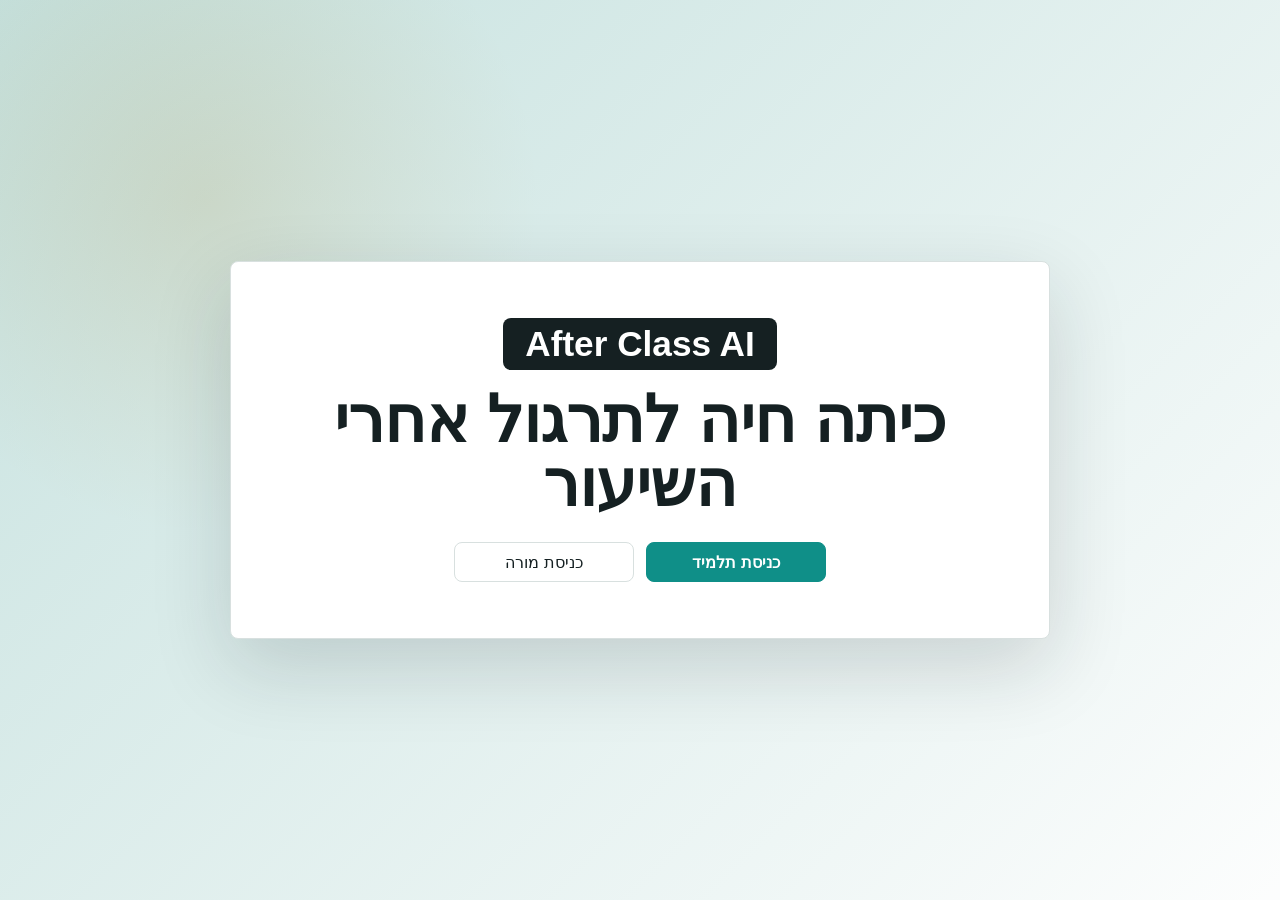
<file: index.html>
<!doctype html>
<html lang="he" dir="rtl">
  <head>
    <meta charset="UTF-8" />
    <meta name="viewport" content="width=device-width, initial-scale=1.0" />
    <title>After Class AI</title>
    <link rel="stylesheet" href="styles.css" />
  </head>
  <body>
    <section class="role-gate" id="roleGate" aria-labelledby="roleGateTitle">
      <div class="role-gate-inner">
        <div class="role-kicker">After Class AI</div>
        <h1 id="roleGateTitle">כיתה חיה לתרגול אחרי השיעור</h1>
        <div class="role-actions">
          <button class="primary-btn role-choice" id="enterStudent" type="button">כניסת תלמיד</button>
          <button class="ghost-btn role-choice" id="enterTeacher" type="button">כניסת מורה</button>
        </div>
      </div>
    </section>

    <div class="app-shell">
      <aside class="sidebar" aria-label="ניווט ראשי">
        <div class="brand">
          <div class="brand-mark">AI</div>
          <div>
            <h1>After Class AI</h1>
            <p>כיתה חיה לתרגול אחרי השיעור</p>
          </div>
        </div>

        <nav class="nav-list">
          <button class="nav-item active student-only" data-view="student" data-role="student" type="button">
            <span>מסך תלמיד</span>
            <strong>פתוח</strong>
          </button>
          <button class="nav-item student-only" data-view="workflows" data-role="student" type="button">
            <span>תבניות לתרגול</span>
            <strong>קבצים</strong>
          </button>
          <button class="nav-item teacher-only" data-view="teacher" data-role="teacher" type="button" hidden>
            <span>לוח מורה</span>
            <strong>חי</strong>
          </button>
          <button class="nav-item teacher-only" data-view="teacher-builder" data-role="teacher" type="button" hidden>
            <span>הכנת שיעור</span>
            <strong>מורה</strong>
          </button>
        </nav>

        <section class="side-panel">
          <div class="mini-label">מצב כיתה</div>
          <div class="server-row">
            <span class="status-dot"></span>
            <span id="roleLabel">תצוגת תלמיד</span>
          </div>
          <button class="wide-btn" id="teacherGateOpen" type="button" hidden>כניסת מורה</button>
          <button class="ghost-btn wide-flat student-only" id="studentExit" type="button">יציאה למסך פתיחה</button>
          <button class="ghost-btn wide-flat teacher-only" id="teacherExit" type="button" hidden>יציאה מתצוגת מורה</button>
        </section>
      </aside>

      <main class="workspace">
        <header class="topbar">
          <div>
            <p class="eyebrow">מעבדת תרגול חיה</p>
            <h2 id="pageTitle">מריצים, בודקים, ומקבלים משוב בלי פקודות</h2>
          </div>
          <div class="topbar-actions teacher-only" hidden>
          </div>
        </header>

        <section class="view active" id="student">
          <div class="student-stage">
            <section class="panel join-panel">
              <h3>הצטרפות למעבדה</h3>
              <p>התלמיד מקבל תרגיל, פותח אותו בסביבת העבודה, מבצע תיקון מודרך, ואז בודק מהמסך הזה בלבד.</p>
              <div class="form-row">
                <input id="studentName" type="text" placeholder="שם תלמיד/ה" autocomplete="name" />
                <input id="sessionCode" type="text" placeholder="קוד שיעור" value="AI-203" />
                <button class="primary-btn" id="joinLab" type="button">הצטרפות</button>
              </div>
              <p class="connection-note" id="connectionNote">מתחברים לשיעור הפעיל.</p>
              <p class="action-note" id="studentActionNote" aria-live="polite">מוכן לפעולה.</p>
            </section>

            <section class="panel student-workflow">
              <div class="panel-header">
                <div>
                  <h3>התרגיל שלי</h3>
                  <p>פותחים את קובץ התרגיל, מתקנים את האזור שהמורה הגדיר, ואז בודקים מהכפתור כאן.</p>
                </div>
                <span class="pill">סביבת ניסוי</span>
              </div>
              <div class="node-map" aria-label="מפת תרגיל">
                <div class="node">קבלת פנייה</div>
                <div class="connector"></div>
                <div class="node ai">אזור תיקון תלמיד</div>
                <div class="connector"></div>
                <div class="node sheet">תשובה ובדיקה</div>
              </div>
              <div class="run-controls">
                <button class="primary-btn" id="testChatbot" type="button">בדוק צאט בוט</button>
                <button class="primary-btn" id="studentRun" type="button">סמן שהרצתי</button>
                <button class="ghost-btn" id="downloadWorkflow" type="button">הורד תרגיל</button>
                <button class="ghost-btn" id="helpRequest" type="button">אני צריך עזרה</button>
                <a class="ghost-link" id="openN8n" href="http://127.0.0.1:5678" target="_blank" rel="noreferrer">פתח סביבת עבודה</a>
              </div>
              <div class="result-box" id="chatbotResult" aria-live="polite">
                התשובה מהתרגיל תופיע כאן אחרי בדיקה.
              </div>
            </section>
          </div>
        </section>

        <section class="view" id="teacher">
          <div class="metrics-grid">
            <article class="metric-card">
              <span>תלמידים פעילים</span>
              <strong id="activeStudents">0</strong>
              <small>מתעדכן מהגיליון</small>
            </article>
            <article class="metric-card">
              <span>הרצות מוצלחות</span>
              <strong id="successRuns">0</strong>
              <small>בדיקות שעברו</small>
            </article>
            <article class="metric-card warning">
              <span>דורש עזרה</span>
              <strong id="needsHelp">0</strong>
              <small>תלמידים שביקשו עזרה</small>
            </article>
            <article class="metric-card">
              <span>תרגיל נוכחי</span>
              <strong id="currentExerciseName">צאט בוט שירות</strong>
              <small id="currentExercisePath">קובץ כיתה פעיל</small>
            </article>
          </div>

          <div class="teacher-layout">
            <section class="panel live-feed">
              <div class="panel-header">
                <div>
                  <h3>מעבדה חיה</h3>
                  <p>כאן רואים מי הצטרף, מי הריץ, מי נכשל ומי ביקש עזרה.</p>
                </div>
                <button class="small-btn" id="clearFeed" type="button">ניקוי</button>
              </div>
              <div class="feed-list" id="feedList"></div>
            </section>

            <section class="panel">
              <div class="panel-header">
                <div>
                  <h3>מצב שיעור</h3>
                  <p>רשימת בדיקה מהירה לפני שמתחילים עם הכיתה.</p>
                </div>
              </div>
              <div class="checklist">
                <label><input type="checkbox" checked /> השרת המקומי פתוח</label>
                <label><input type="checkbox" checked /> הקישור הציבורי פעיל</label>
                <label><input type="checkbox" /> התרגיל הופעל בסביבת העבודה</label>
                <label><input type="checkbox" /> תלמיד בדק מקצה לקצה</label>
              </div>
              <button class="wide-btn" id="cloneForClass" type="button">פרסם את התרגיל לכיתה</button>
            </section>
          </div>
        </section>

        <section class="view" id="teacher-builder">
          <div class="builder-grid">
            <section class="panel">
              <div class="panel-header">
                <div>
                  <h3>הכנת שיעור חדש</h3>
                  <p>המורה מגדיר מה התלמידים מקבלים, מה הם צריכים לתקן, ומה נבדק אוטומטית.</p>
                </div>
              </div>
              <div class="builder-form">
                <label>
                  שם השיעור
                  <input id="lessonTitle" type="text" value="צאט בוט שירות לקוחות" />
                </label>
                <label>
                  מטרת התרגיל
                  <textarea id="lessonGoal">התלמיד יתקן תשובות מוכנות בצאט בוט ויבדוק שהתגובה חוזרת בצורה נכונה.</textarea>
                </label>
                <label>
                  מה התלמיד צריך לשנות
                  <textarea id="guidedFix">פתח את האזור שנקרא אזור תיקון תלמיד, שנה את התשובות המובנות, שמור, הפעל, ואז לחץ בדיקה בממשק.</textarea>
                </label>
                <label>
                  כתובת בדיקה
                  <input id="webhookUrlInput" type="url" />
                </label>
                <label>
                  העלאת קובץ תרגיל
                  <input id="workflowFileInput" type="file" accept=".json,application/json" />
                </label>
                <div class="button-row">
                  <button class="primary-btn" id="publishLesson" type="button">פרסם מקומית לכיתה</button>
                  <button class="ghost-btn" id="saveTemplate" type="button">שמור כתבנית</button>
                  <button class="ghost-btn" id="downloadLessonPlan" type="button">הורד דף שיעור</button>
                </div>
                <p class="action-note" id="teacherBuilderNote" aria-live="polite">מוכן להכנת שיעור.</p>
              </div>
            </section>

            <section class="panel">
              <div class="panel-header">
                <div>
                  <h3>תצוגה לתלמיד</h3>
                  <p>כך התלמיד יבין מה עליו לעשות בלי הסבר טכני ארוך.</p>
                </div>
              </div>
              <article class="lesson-preview">
                <span class="template-tag">תרגיל פעיל</span>
                <h3 id="lessonPreviewTitle">צאט בוט שירות לקוחות</h3>
                <p id="lessonPreviewGoal">התלמיד יתקן תשובות מוכנות בצאט בוט ויבדוק שהתגובה חוזרת בצורה נכונה.</p>
                <ol>
                  <li>הורד את קובץ התרגיל.</li>
                  <li>ייבא אותו לסביבת העבודה.</li>
                  <li>תקן רק את האזור שהמורה סימן.</li>
                  <li>הפעל ולחץ בדיקה בממשק.</li>
                </ol>
              </article>
              <div class="result-box" id="workflowFileStatus">עדיין לא הועלה קובץ חדש. כרגע משתמשים בתרגיל ברירת המחדל.</div>
            </section>
          </div>
        </section>

        <section class="view" id="workflows">
          <div class="template-grid">
            <article class="template-card">
              <span class="template-tag">מתחילים</span>
              <h3>בדיקת וובהוק</h3>
              <p>תרגול בסיסי של קבלת בקשה והחזרת תשובה ברורה.</p>
              <button class="small-btn template-download" data-template-url="workflows/webhook-echo-template.json" data-template-name="webhook-echo-template.json" type="button">הורד תבנית</button>
            </article>
            <article class="template-card">
              <span class="template-tag">בינה מלאכותית</span>
              <h3>צאט בוט שירות</h3>
              <p>תשובות מובנות, זיהוי כוונה, והחזרת תשובה לתלמיד.</p>
              <button class="small-btn template-download" data-template-url="workflows/customer-service-chatbot-demo.json" data-template-name="customer-service-chatbot-demo.json" type="button">הורד תבנית</button>
            </article>
            <article class="template-card">
              <span class="template-tag">ארגוני</span>
              <h3>ניתוב פניות</h3>
              <p>פנייה נכנסת, החלטה לפי נושא, וסימון סטטוס בלוח המורה.</p>
              <button class="small-btn template-download" data-template-url="workflows/ticket-router-template.json" data-template-name="ticket-router-template.json" type="button">הורד תבנית</button>
            </article>
          </div>
          <div class="template-grid" id="teacherTemplateGrid"></div>
        </section>
      </main>
    </div>

    <div class="toast" id="appToast" role="status" aria-live="polite" hidden>
      <div class="toast-mark">AI</div>
      <div>
        <strong id="toastTitle">ברוך הבא</strong>
        <p id="toastMessage">המערכת מוכנה לתרגול.</p>
      </div>
    </div>

    <div class="modal" id="teacherGate" hidden>
      <div class="modal-card" role="dialog" aria-modal="true" aria-labelledby="teacherGateTitle">
        <h3 id="teacherGateTitle">כניסת מורה</h3>
        <p>הקוד מונע מתלמידים לפתוח בטעות את לוח הכיתה. זו הפרדה תפעולית לשיעור, לא אבטחה מלאה.</p>
        <input id="teacherCodeInput" type="password" placeholder="קוד מורה" />
        <p class="action-note" id="teacherGateNote" aria-live="polite"></p>
        <div class="button-row">
          <button class="primary-btn" id="teacherLogin" type="button">כניסה</button>
          <button class="ghost-btn" id="teacherGateClose" type="button">ביטול</button>
        </div>
      </div>
    </div>

    <script src="config.js"></script>
    <script src="app.js"></script>
  </body>
</html>
</file>
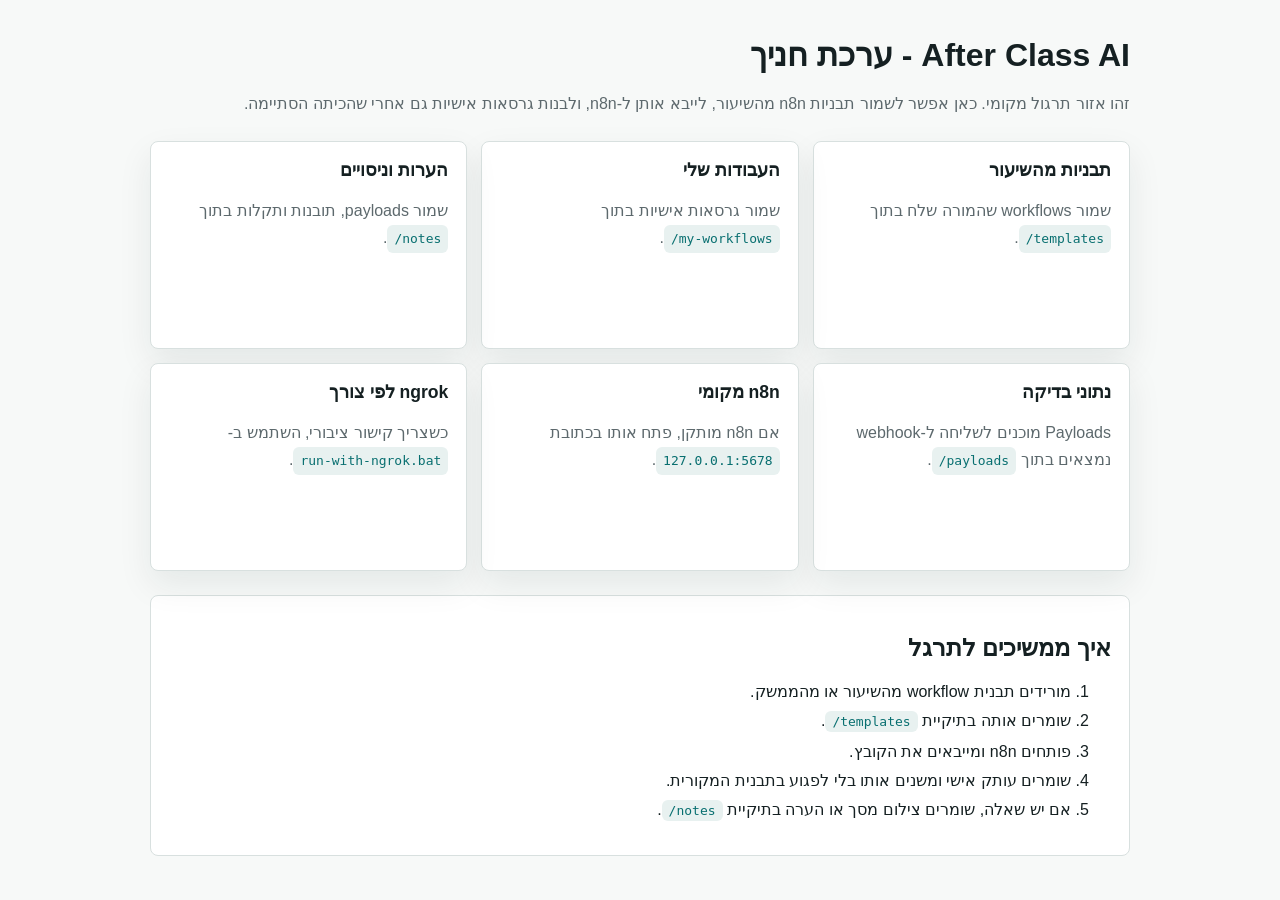
<file: student-kit/index.html>
<!doctype html>
<html lang="he" dir="rtl">
  <head>
    <meta charset="UTF-8" />
    <meta name="viewport" content="width=device-width, initial-scale=1.0" />
    <title>After Class AI - Student Kit</title>
    <style>
      body {
        margin: 0;
        font-family: Arial, "Segoe UI", sans-serif;
        background: #f7f9f8;
        color: #152022;
      }

      main {
        width: min(980px, calc(100% - 32px));
        margin: 0 auto;
        padding: 36px 0;
      }

      h1 {
        margin: 0 0 8px;
        font-size: 2rem;
      }

      p {
        color: #5d696d;
        line-height: 1.7;
      }

      .grid {
        display: grid;
        grid-template-columns: repeat(3, minmax(0, 1fr));
        gap: 14px;
        margin-top: 24px;
      }

      .card {
        min-height: 170px;
        padding: 18px;
        border: 1px solid #d8e0df;
        border-radius: 8px;
        background: #fff;
        box-shadow: 0 14px 34px rgba(19, 35, 38, 0.08);
      }

      .card h2 {
        margin: 0 0 8px;
        font-size: 1.1rem;
      }

      code {
        display: inline-block;
        padding: 3px 7px;
        border-radius: 6px;
        background: #e8f1f0;
        color: #086f70;
      }

      .steps {
        margin-top: 24px;
        padding: 18px;
        border: 1px solid #d8e0df;
        border-radius: 8px;
        background: #fff;
      }

      li {
        margin: 10px 0;
      }

      @media (max-width: 760px) {
        .grid {
          grid-template-columns: 1fr;
        }
      }
    </style>
  </head>
  <body>
    <main>
      <h1>After Class AI - ערכת חניך</h1>
      <p>
        זהו אזור תרגול מקומי. כאן אפשר לשמור תבניות n8n מהשיעור, לייבא אותן ל-n8n,
        ולבנות גרסאות אישיות גם אחרי שהכיתה הסתיימה.
      </p>

      <section class="grid">
        <article class="card">
          <h2>תבניות מהשיעור</h2>
          <p>שמור workflows שהמורה שלח בתוך <code>templates/</code>.</p>
        </article>
        <article class="card">
          <h2>העבודות שלי</h2>
          <p>שמור גרסאות אישיות בתוך <code>my-workflows/</code>.</p>
        </article>
        <article class="card">
          <h2>הערות וניסויים</h2>
          <p>שמור payloads, תובנות ותקלות בתוך <code>notes/</code>.</p>
        </article>
        <article class="card">
          <h2>נתוני בדיקה</h2>
          <p>Payloads מוכנים לשליחה ל-webhook נמצאים בתוך <code>payloads/</code>.</p>
        </article>
        <article class="card">
          <h2>n8n מקומי</h2>
          <p>אם n8n מותקן, פתח אותו בכתובת <code>127.0.0.1:5678</code>.</p>
        </article>
        <article class="card">
          <h2>ngrok לפי צורך</h2>
          <p>כשצריך קישור ציבורי, השתמש ב-<code>run-with-ngrok.bat</code>.</p>
        </article>
      </section>

      <section class="steps">
        <h2>איך ממשיכים לתרגל</h2>
        <ol>
          <li>מורידים תבנית workflow מהשיעור או מהממשק.</li>
          <li>שומרים אותה בתיקיית <code>templates/</code>.</li>
          <li>פותחים n8n ומייבאים את הקובץ.</li>
          <li>שומרים עותק אישי ומשנים אותו בלי לפגוע בתבנית המקורית.</li>
          <li>אם יש שאלה, שומרים צילום מסך או הערה בתיקיית <code>notes/</code>.</li>
        </ol>
      </section>
    </main>
  </body>
</html>
</file>
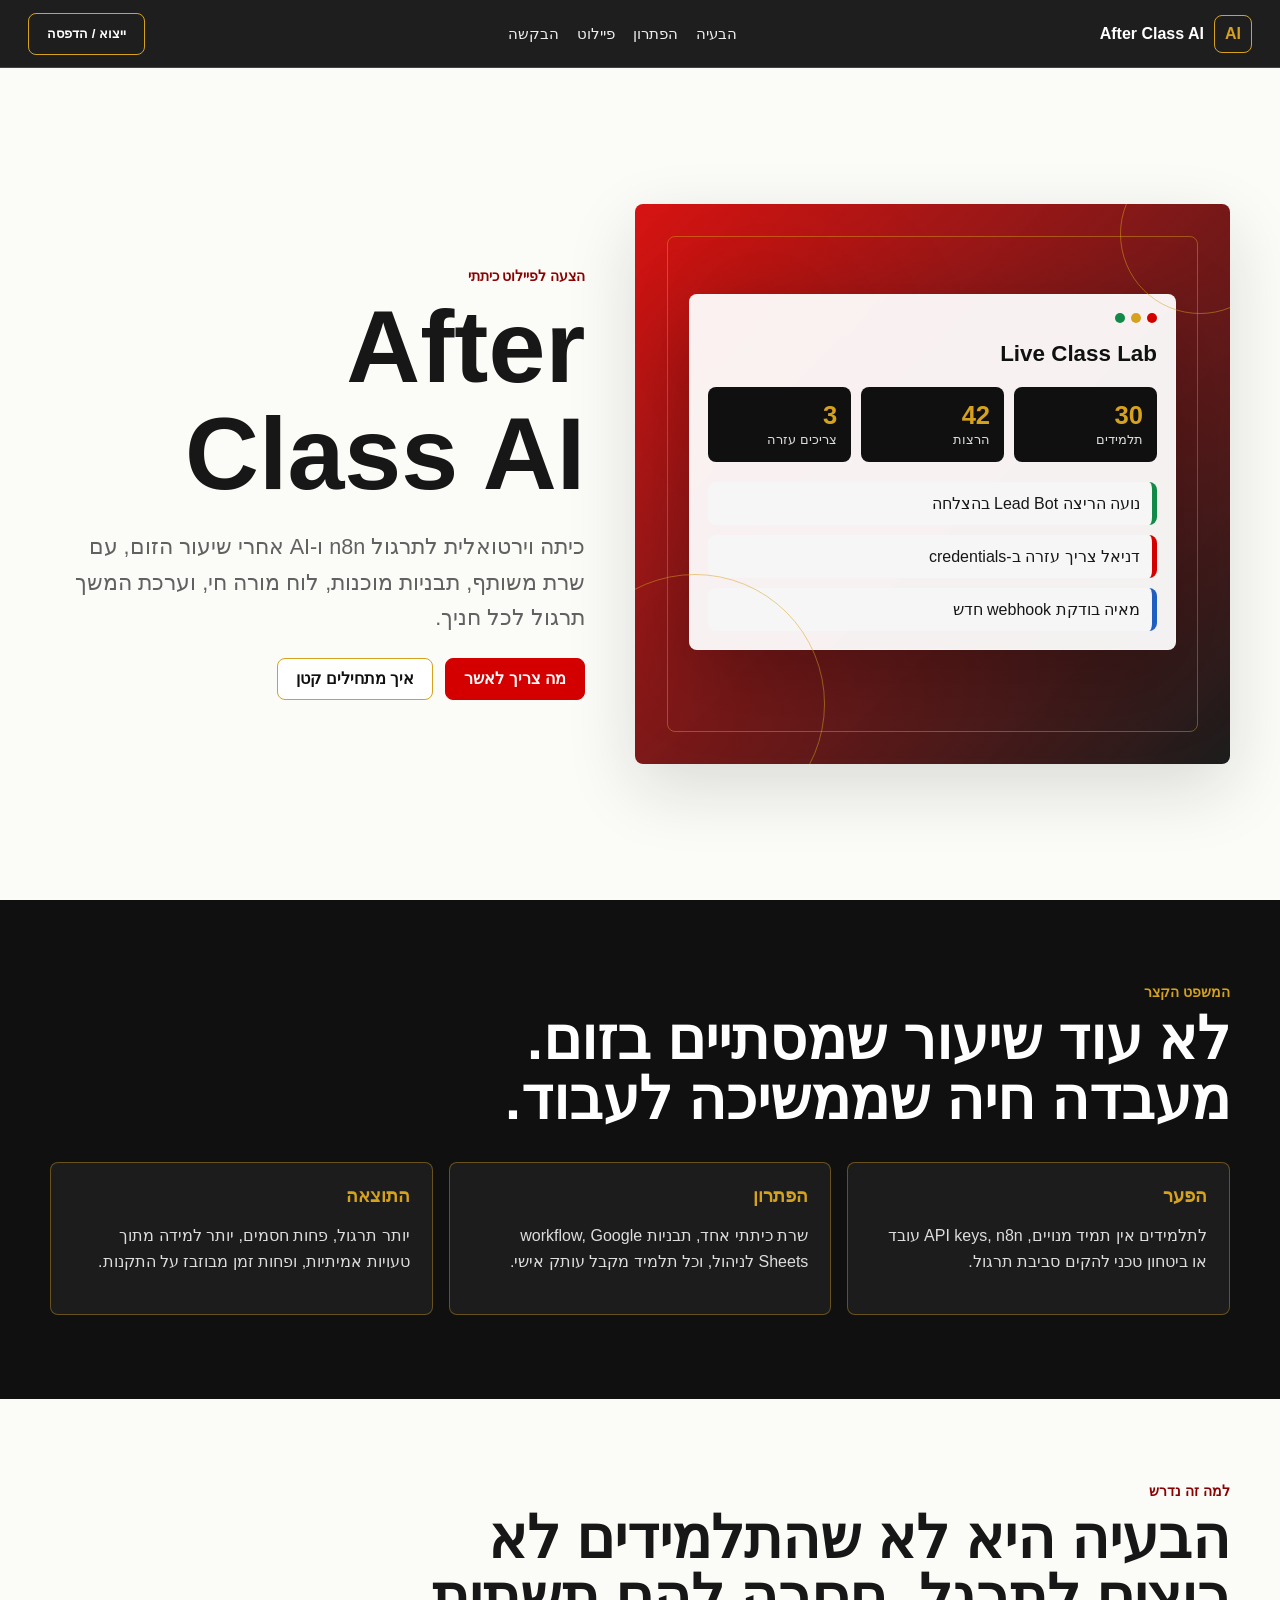
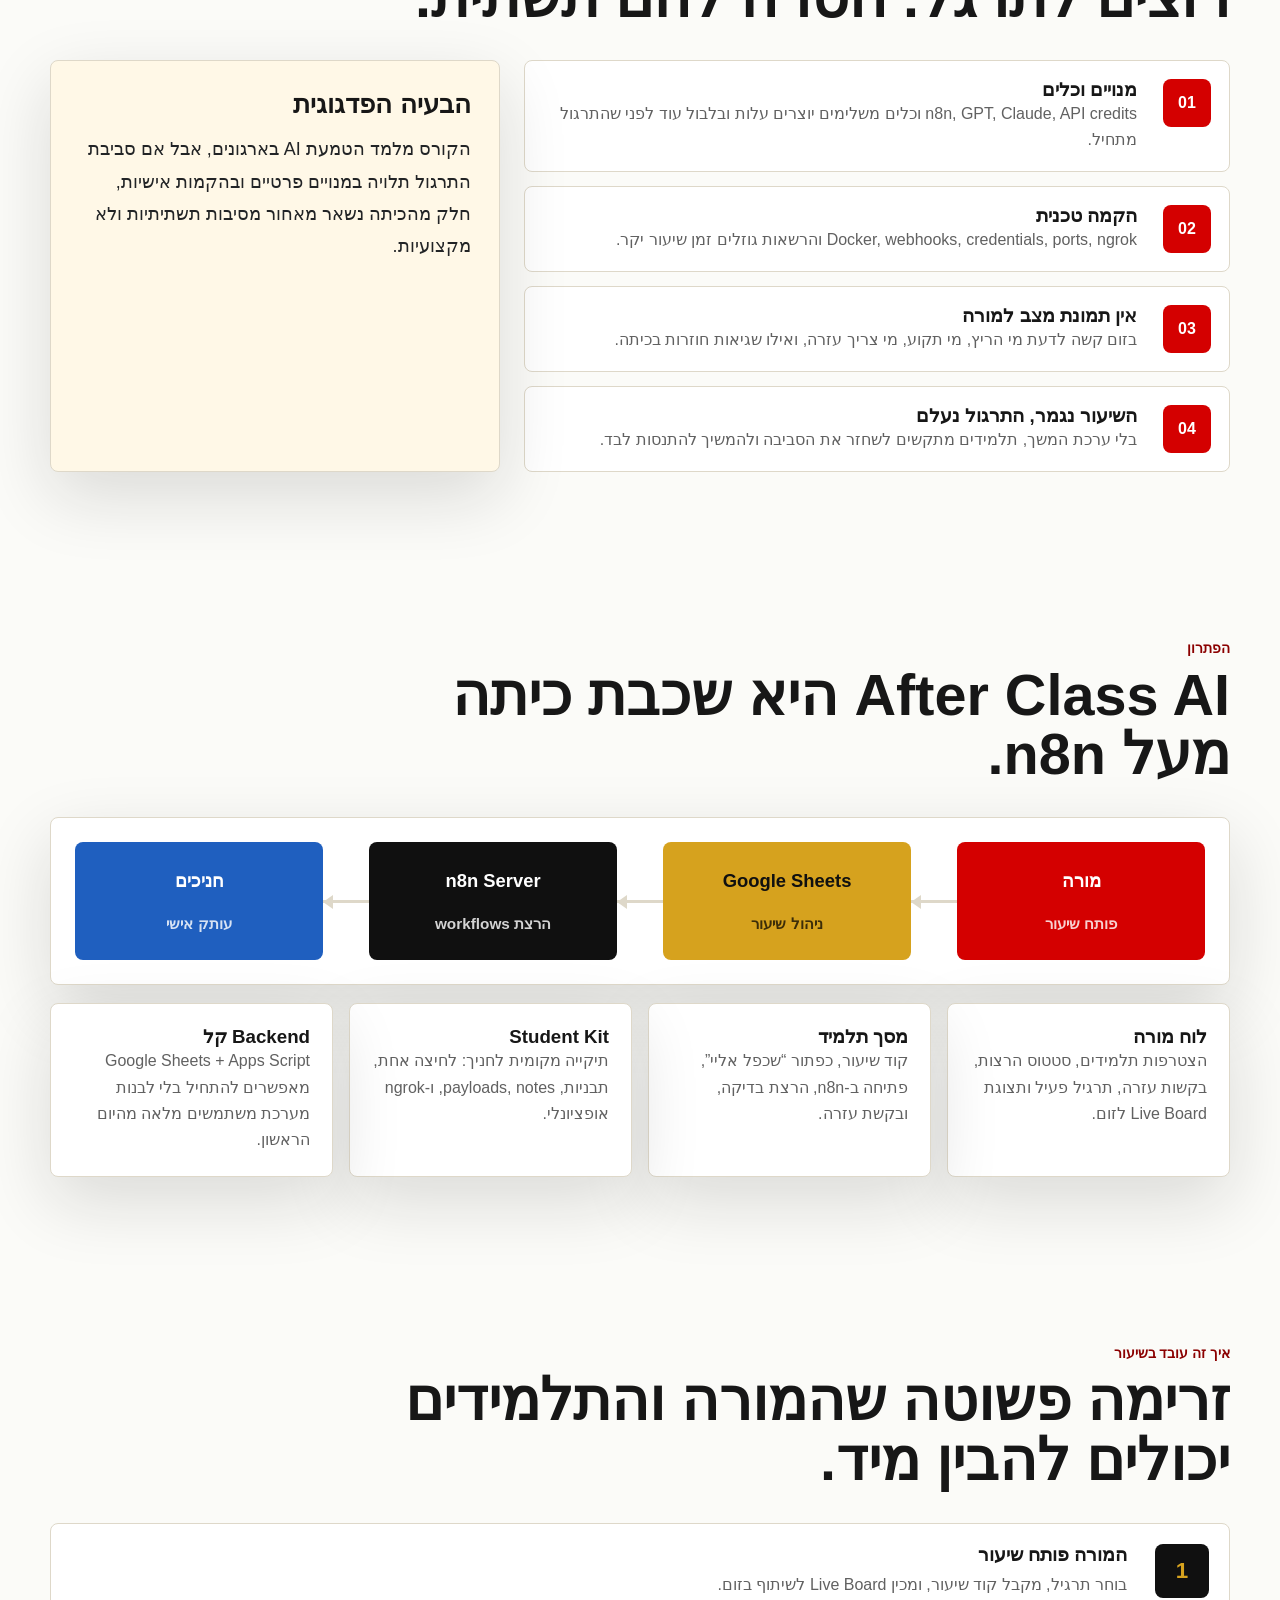
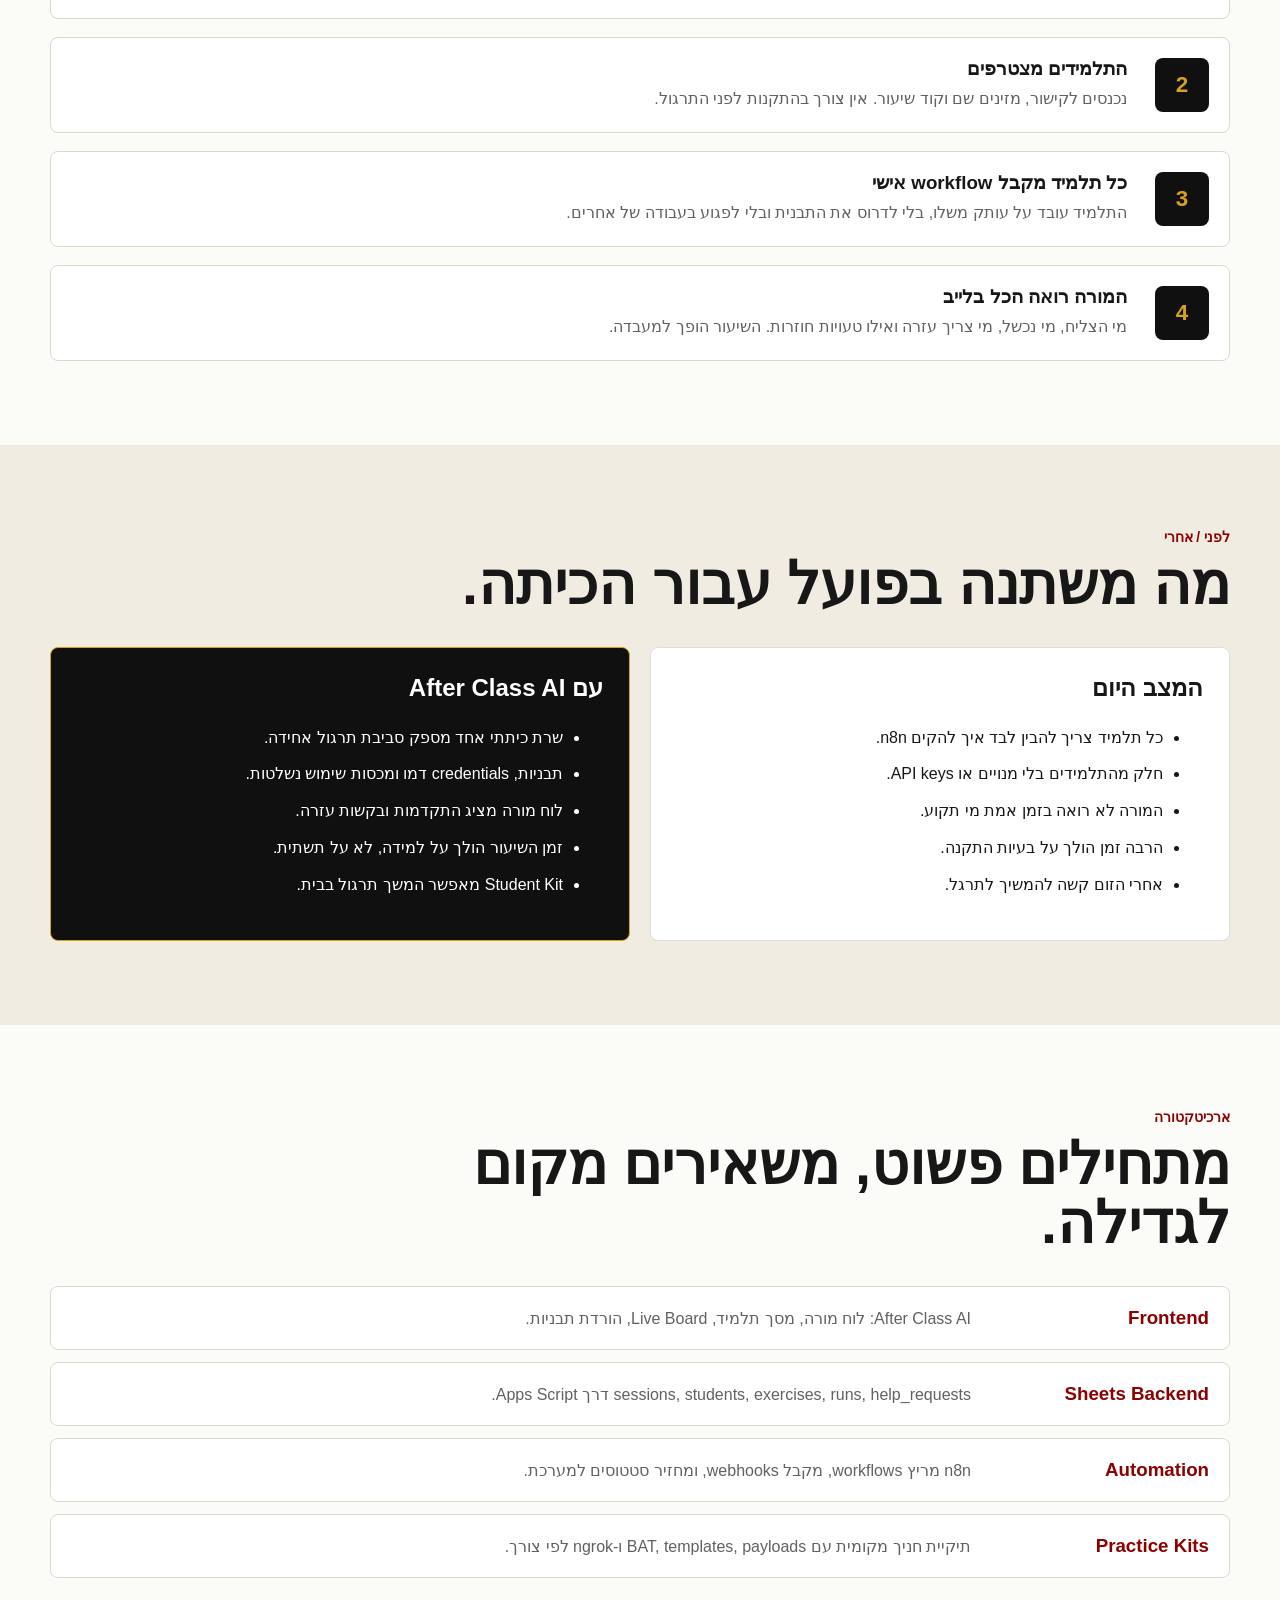
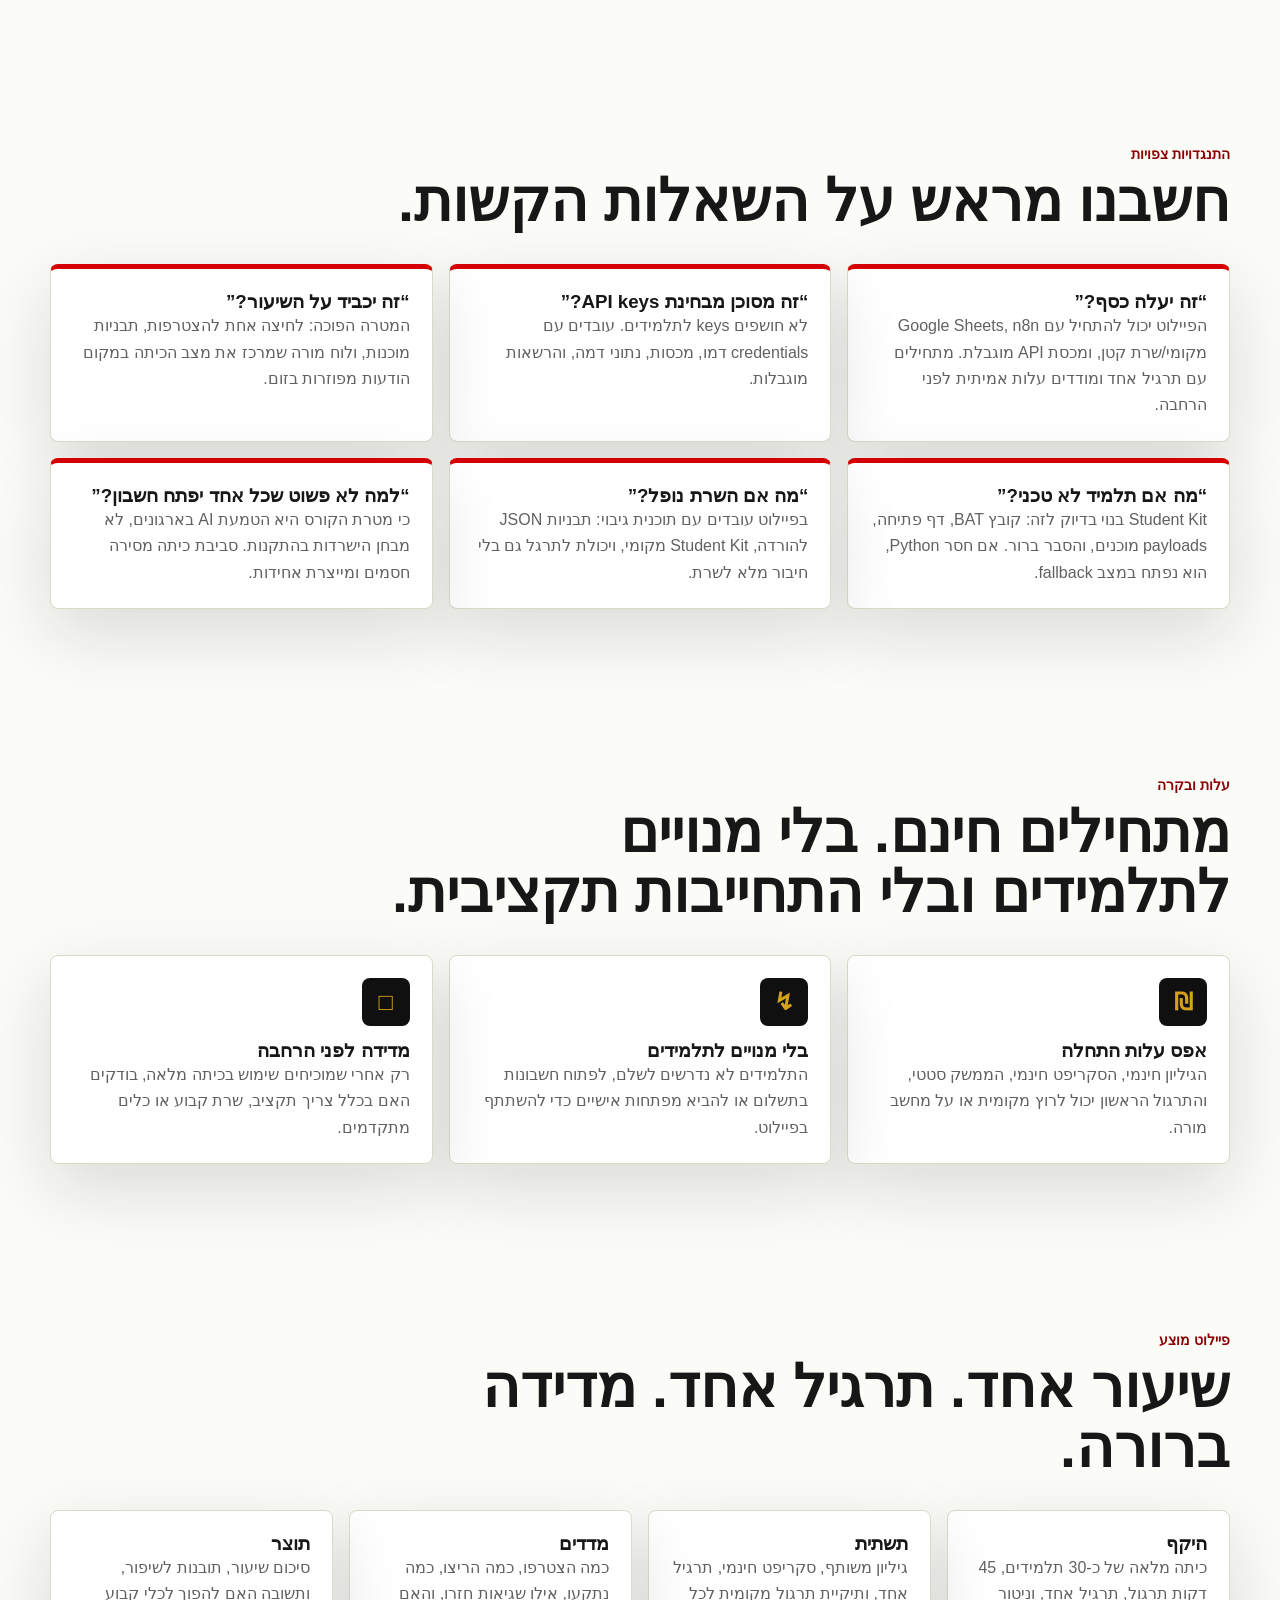
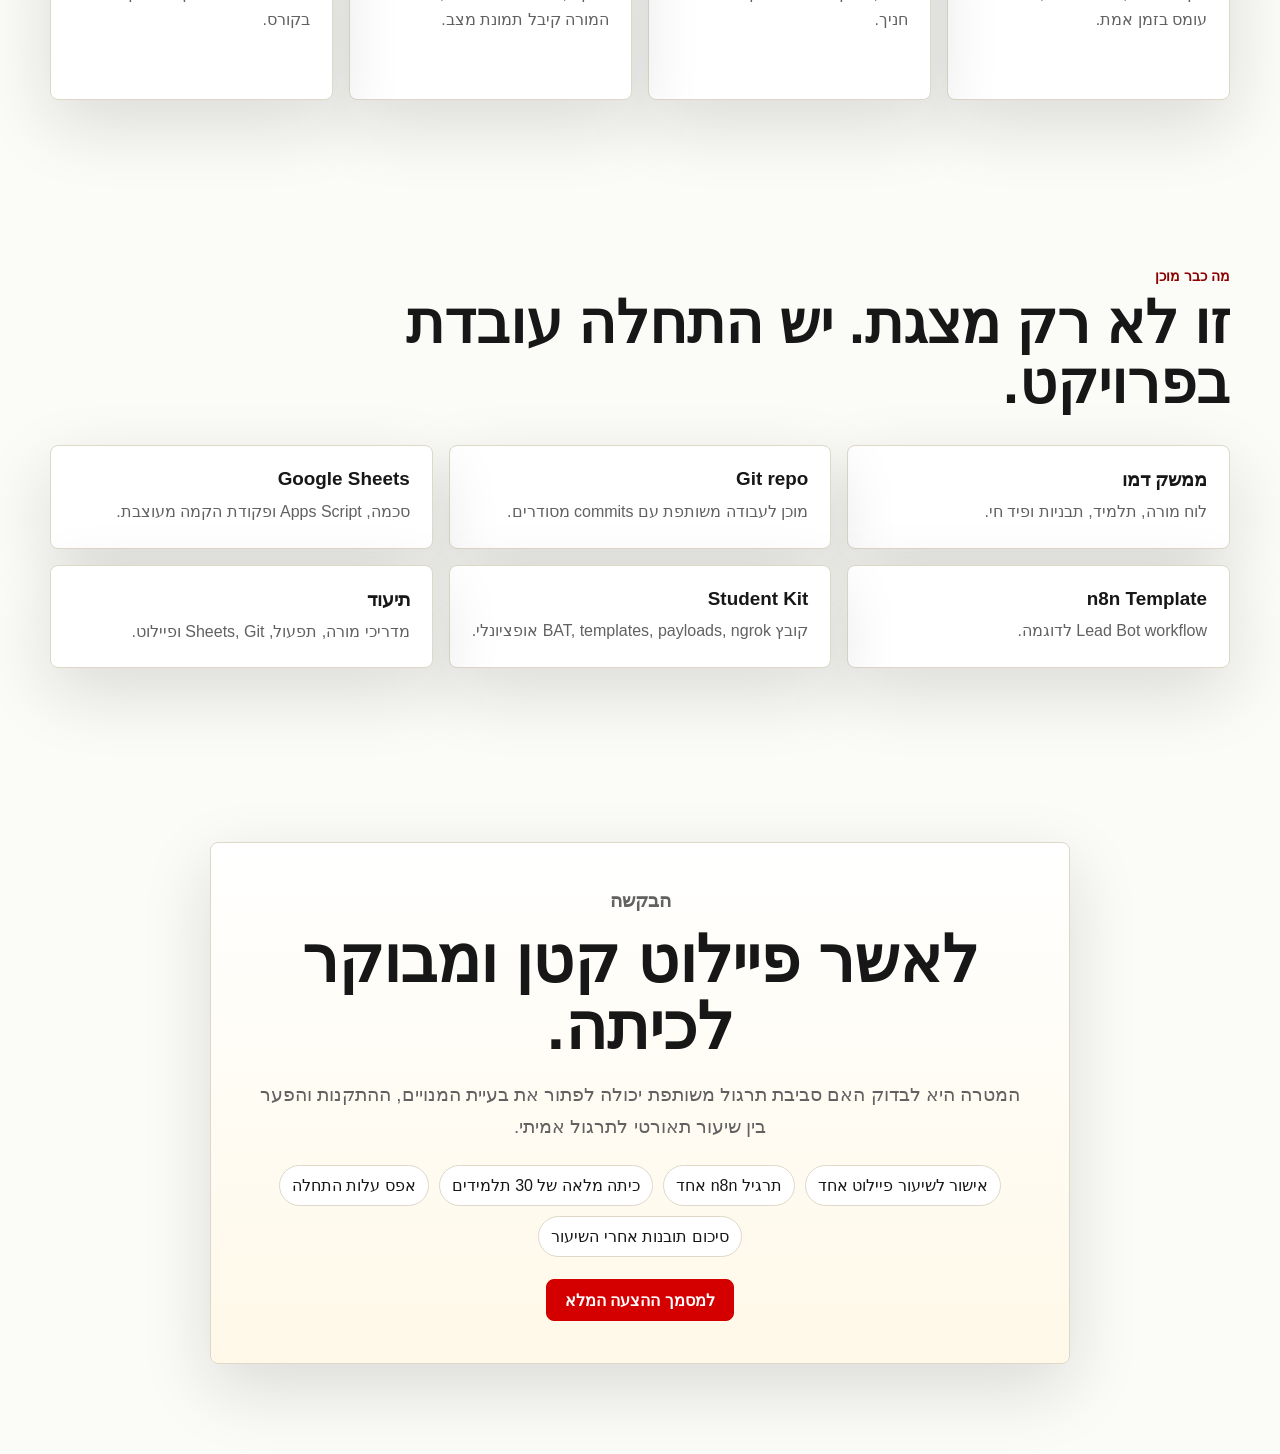
<file: teacher-pitch/index.html>
<!doctype html>
<html lang="he" dir="rtl">
  <head>
    <meta charset="UTF-8" />
    <meta name="viewport" content="width=device-width, initial-scale=1.0" />
    <title>After Class AI - הצעה למורה</title>
    <link rel="stylesheet" href="pitch.css" />
  </head>
  <body>
    <header class="deck-header">
      <a class="brand" href="#hero" aria-label="After Class AI">
        <span class="brand-mark">AI</span>
        <span>After Class AI</span>
      </a>
      <nav aria-label="ניווט מצגת">
        <a href="#problem">הבעיה</a>
        <a href="#solution">הפתרון</a>
        <a href="#pilot">פיילוט</a>
        <a href="#ask">הבקשה</a>
      </nav>
      <button class="print-btn" type="button" onclick="window.print()">ייצוא / הדפסה</button>
    </header>

    <main>
      <section class="hero slide" id="hero">
        <div class="hero-media" aria-hidden="true">
          <div class="screen teacher-screen">
            <div class="screen-top">
              <span></span><span></span><span></span>
            </div>
            <div class="live-title">Live Class Lab</div>
            <div class="metric-row">
              <div><strong>30</strong><small>תלמידים</small></div>
              <div><strong>42</strong><small>הרצות</small></div>
              <div><strong>3</strong><small>צריכים עזרה</small></div>
            </div>
            <div class="event ok">נועה הריצה Lead Bot בהצלחה</div>
            <div class="event warn">דניאל צריך עזרה ב-credentials</div>
            <div class="event run">מאיה בודקת webhook חדש</div>
          </div>
          <div class="orbit one"></div>
          <div class="orbit two"></div>
        </div>
        <div class="hero-copy">
          <p class="eyebrow">הצעה לפיילוט כיתתי</p>
          <h1>After Class AI</h1>
          <p class="lede">
            כיתה וירטואלית לתרגול n8n ו-AI אחרי שיעור הזום, עם שרת משותף,
            תבניות מוכנות, לוח מורה חי, וערכת המשך תרגול לכל חניך.
          </p>
          <div class="hero-actions">
            <a class="primary" href="#ask">מה צריך לאשר</a>
            <a class="secondary" href="#pilot">איך מתחילים קטן</a>
          </div>
        </div>
      </section>

      <section class="slide intro-band">
        <div class="section-title">
          <p class="eyebrow">המשפט הקצר</p>
          <h2>לא עוד שיעור שמסתיים בזום. מעבדה חיה שממשיכה לעבוד.</h2>
        </div>
        <div class="statement-grid">
          <article>
            <strong>הפער</strong>
            <p>לתלמידים אין תמיד מנויים, API keys, n8n עובד או ביטחון טכני להקים סביבת תרגול.</p>
          </article>
          <article>
            <strong>הפתרון</strong>
            <p>שרת כיתתי אחד, תבניות workflow, Google Sheets לניהול, וכל תלמיד מקבל עותק אישי.</p>
          </article>
          <article>
            <strong>התוצאה</strong>
            <p>יותר תרגול, פחות חסמים, יותר למידה מתוך טעויות אמיתיות, ופחות זמן מבוזבז על התקנות.</p>
          </article>
        </div>
      </section>

      <section class="slide" id="problem">
        <div class="section-title">
          <p class="eyebrow">למה זה נדרש</p>
          <h2>הבעיה היא לא שהתלמידים לא רוצים לתרגל. חסרה להם תשתית.</h2>
        </div>
        <div class="problem-layout">
          <div class="pain-list">
            <div class="pain-item">
              <span>01</span>
              <div>
                <h3>מנויים וכלים</h3>
                <p>n8n, GPT, Claude, API credits וכלים משלימים יוצרים עלות ובלבול עוד לפני שהתרגול מתחיל.</p>
              </div>
            </div>
            <div class="pain-item">
              <span>02</span>
              <div>
                <h3>הקמה טכנית</h3>
                <p>Docker, webhooks, credentials, ports, ngrok והרשאות גוזלים זמן שיעור יקר.</p>
              </div>
            </div>
            <div class="pain-item">
              <span>03</span>
              <div>
                <h3>אין תמונת מצב למורה</h3>
                <p>בזום קשה לדעת מי הריץ, מי תקוע, מי צריך עזרה, ואילו שגיאות חוזרות בכיתה.</p>
              </div>
            </div>
            <div class="pain-item">
              <span>04</span>
              <div>
                <h3>השיעור נגמר, התרגול נעלם</h3>
                <p>בלי ערכת המשך, תלמידים מתקשים לשחזר את הסביבה ולהמשיך להתנסות לבד.</p>
              </div>
            </div>
          </div>
          <aside class="quote-panel">
            <h3>הבעיה הפדגוגית</h3>
            <p>
              הקורס מלמד הטמעת AI בארגונים, אבל אם סביבת התרגול תלויה במנויים פרטיים
              ובהקמות אישיות, חלק מהכיתה נשאר מאחור מסיבות תשתיתיות ולא מקצועיות.
            </p>
          </aside>
        </div>
      </section>

      <section class="slide" id="solution">
        <div class="section-title">
          <p class="eyebrow">הפתרון</p>
          <h2>After Class AI היא שכבת כיתה מעל n8n.</h2>
        </div>
        <div class="diagram-card">
          <div class="flow">
            <div class="flow-node teacher">מורה<br /><small>פותח שיעור</small></div>
            <div class="arrow"></div>
            <div class="flow-node sheet">Google Sheets<br /><small>ניהול שיעור</small></div>
            <div class="arrow"></div>
            <div class="flow-node n8n">n8n Server<br /><small>הרצת workflows</small></div>
            <div class="arrow"></div>
            <div class="flow-node student">חניכים<br /><small>עותק אישי</small></div>
          </div>
        </div>
        <div class="feature-grid">
          <article>
            <h3>לוח מורה</h3>
            <p>הצטרפות תלמידים, סטטוס הרצות, בקשות עזרה, תרגיל פעיל ותצוגת Live Board לזום.</p>
          </article>
          <article>
            <h3>מסך תלמיד</h3>
            <p>קוד שיעור, כפתור “שכפל אליי”, פתיחה ב-n8n, הרצת בדיקה, ובקשת עזרה.</p>
          </article>
          <article>
            <h3>Student Kit</h3>
            <p>תיקייה מקומית לחניך: לחיצה אחת, תבניות, payloads, notes, ו-ngrok אופציונלי.</p>
          </article>
          <article>
            <h3>Backend קל</h3>
            <p>Google Sheets + Apps Script מאפשרים להתחיל בלי לבנות מערכת משתמשים מלאה מהיום הראשון.</p>
          </article>
        </div>
      </section>

      <section class="slide">
        <div class="section-title">
          <p class="eyebrow">איך זה עובד בשיעור</p>
          <h2>זרימה פשוטה שהמורה והתלמידים יכולים להבין מיד.</h2>
        </div>
        <ol class="timeline">
          <li>
            <span>1</span>
            <div>
              <h3>המורה פותח שיעור</h3>
              <p>בוחר תרגיל, מקבל קוד שיעור, ומכין Live Board לשיתוף בזום.</p>
            </div>
          </li>
          <li>
            <span>2</span>
            <div>
              <h3>התלמידים מצטרפים</h3>
              <p>נכנסים לקישור, מזינים שם וקוד שיעור. אין צורך בהתקנות לפני התרגול.</p>
            </div>
          </li>
          <li>
            <span>3</span>
            <div>
              <h3>כל תלמיד מקבל workflow אישי</h3>
              <p>התלמיד עובד על עותק משלו, בלי לדרוס את התבנית ובלי לפגוע בעבודה של אחרים.</p>
            </div>
          </li>
          <li>
            <span>4</span>
            <div>
              <h3>המורה רואה הכל בלייב</h3>
              <p>מי הצליח, מי נכשל, מי צריך עזרה ואילו טעויות חוזרות. השיעור הופך למעבדה.</p>
            </div>
          </li>
        </ol>
      </section>

      <section class="slide compare">
        <div class="section-title">
          <p class="eyebrow">לפני / אחרי</p>
          <h2>מה משתנה בפועל עבור הכיתה.</h2>
        </div>
        <div class="compare-grid">
          <article class="before">
            <h3>המצב היום</h3>
            <ul>
              <li>כל תלמיד צריך להבין לבד איך להקים n8n.</li>
              <li>חלק מהתלמידים בלי מנויים או API keys.</li>
              <li>המורה לא רואה בזמן אמת מי תקוע.</li>
              <li>הרבה זמן הולך על בעיות התקנה.</li>
              <li>אחרי הזום קשה להמשיך לתרגל.</li>
            </ul>
          </article>
          <article class="after">
            <h3>עם After Class AI</h3>
            <ul>
              <li>שרת כיתתי אחד מספק סביבת תרגול אחידה.</li>
              <li>תבניות, credentials דמו ומכסות שימוש נשלטות.</li>
              <li>לוח מורה מציג התקדמות ובקשות עזרה.</li>
              <li>זמן השיעור הולך על למידה, לא על תשתית.</li>
              <li>Student Kit מאפשר המשך תרגול בבית.</li>
            </ul>
          </article>
        </div>
      </section>

      <section class="slide">
        <div class="section-title">
          <p class="eyebrow">ארכיטקטורה</p>
          <h2>מתחילים פשוט, משאירים מקום לגדילה.</h2>
        </div>
        <div class="architecture">
          <div class="layer">
            <h3>Frontend</h3>
            <p>After Class AI: לוח מורה, מסך תלמיד, Live Board, הורדת תבניות.</p>
          </div>
          <div class="layer">
            <h3>Sheets Backend</h3>
            <p>sessions, students, exercises, runs, help_requests דרך Apps Script.</p>
          </div>
          <div class="layer">
            <h3>Automation</h3>
            <p>n8n מריץ workflows, מקבל webhooks, ומחזיר סטטוסים למערכת.</p>
          </div>
          <div class="layer">
            <h3>Practice Kits</h3>
            <p>תיקיית חניך מקומית עם BAT, templates, payloads ו-ngrok לפי צורך.</p>
          </div>
        </div>
      </section>

      <section class="slide objections">
        <div class="section-title">
          <p class="eyebrow">התנגדויות צפויות</p>
          <h2>חשבנו מראש על השאלות הקשות.</h2>
        </div>
        <div class="objection-grid">
          <article>
            <h3>“זה יעלה כסף?”</h3>
            <p>הפיילוט יכול להתחיל עם Google Sheets, n8n מקומי/שרת קטן, ומכסת API מוגבלת. מתחילים עם תרגיל אחד ומודדים עלות אמיתית לפני הרחבה.</p>
          </article>
          <article>
            <h3>“זה מסוכן מבחינת API keys?”</h3>
            <p>לא חושפים keys לתלמידים. עובדים עם credentials דמו, מכסות, נתוני דמה, והרשאות מוגבלות.</p>
          </article>
          <article>
            <h3>“זה יכביד על השיעור?”</h3>
            <p>המטרה הפוכה: לחיצה אחת להצטרפות, תבניות מוכנות, ולוח מורה שמרכז את מצב הכיתה במקום הודעות מפוזרות בזום.</p>
          </article>
          <article>
            <h3>“מה אם תלמיד לא טכני?”</h3>
            <p>Student Kit בנוי בדיוק לזה: קובץ BAT, דף פתיחה, payloads מוכנים, והסבר ברור. אם חסר Python, הוא נפתח במצב fallback.</p>
          </article>
          <article>
            <h3>“מה אם השרת נופל?”</h3>
            <p>בפיילוט עובדים עם תוכנית גיבוי: תבניות JSON להורדה, Student Kit מקומי, ויכולת לתרגל גם בלי חיבור מלא לשרת.</p>
          </article>
          <article>
            <h3>“למה לא פשוט שכל אחד יפתח חשבון?”</h3>
            <p>כי מטרת הקורס היא הטמעת AI בארגונים, לא מבחן הישרדות בהתקנות. סביבת כיתה מסירה חסמים ומייצרת אחידות.</p>
          </article>
        </div>
      </section>

      <section class="slide">
        <div class="section-title">
          <p class="eyebrow">עלות ובקרה</p>
          <h2>מתחילים חינם. בלי מנויים לתלמידים ובלי התחייבות תקציבית.</h2>
        </div>
        <div class="cost-grid">
          <article>
            <span class="cost-icon">₪</span>
            <h3>אפס עלות התחלה</h3>
            <p>הגיליון חינמי, הסקריפט חינמי, הממשק סטטי, והתרגול הראשון יכול לרוץ מקומית או על מחשב מורה.</p>
          </article>
          <article>
            <span class="cost-icon">↯</span>
            <h3>בלי מנויים לתלמידים</h3>
            <p>התלמידים לא נדרשים לשלם, לפתוח חשבונות בתשלום או להביא מפתחות אישיים כדי להשתתף בפיילוט.</p>
          </article>
          <article>
            <span class="cost-icon">□</span>
            <h3>מדידה לפני הרחבה</h3>
            <p>רק אחרי שמוכיחים שימוש בכיתה מלאה, בודקים האם בכלל צריך תקציב, שרת קבוע או כלים מתקדמים.</p>
          </article>
        </div>
      </section>

      <section class="slide" id="pilot">
        <div class="section-title">
          <p class="eyebrow">פיילוט מוצע</p>
          <h2>שיעור אחד. תרגיל אחד. מדידה ברורה.</h2>
        </div>
        <div class="pilot-board">
          <div class="pilot-card">
            <h3>היקף</h3>
            <p>כיתה מלאה של כ-30 תלמידים, 45 דקות תרגול, תרגיל אחד, וניטור עומס בזמן אמת.</p>
          </div>
          <div class="pilot-card">
            <h3>תשתית</h3>
            <p>גיליון משותף, סקריפט חינמי, תרגיל אחד, ותיקיית תרגול מקומית לכל חניך.</p>
          </div>
          <div class="pilot-card">
            <h3>מדדים</h3>
            <p>כמה הצטרפו, כמה הריצו, כמה נתקעו, אילו שגיאות חזרו, והאם המורה קיבל תמונת מצב.</p>
          </div>
          <div class="pilot-card">
            <h3>תוצר</h3>
            <p>סיכום שיעור, תובנות לשיפור, ותשובה האם להפוך לכלי קבוע בקורס.</p>
          </div>
        </div>
      </section>

      <section class="slide">
        <div class="section-title">
          <p class="eyebrow">מה כבר מוכן</p>
          <h2>זו לא רק מצגת. יש התחלה עובדת בפרויקט.</h2>
        </div>
        <div class="ready-grid">
          <article><strong>ממשק דמו</strong><span>לוח מורה, תלמיד, תבניות ופיד חי.</span></article>
          <article><strong>Git repo</strong><span>מוכן לעבודה משותפת עם commits מסודרים.</span></article>
          <article><strong>Google Sheets</strong><span>סכמה, Apps Script ופקודת הקמה מעוצבת.</span></article>
          <article><strong>n8n Template</strong><span>Lead Bot workflow לדוגמה.</span></article>
          <article><strong>Student Kit</strong><span>קובץ BAT, templates, payloads, ngrok אופציונלי.</span></article>
          <article><strong>תיעוד</strong><span>מדריכי מורה, תפעול, Sheets, Git ופיילוט.</span></article>
        </div>
      </section>

      <section class="slide final" id="ask">
        <div class="final-card">
          <p class="eyebrow">הבקשה</p>
          <h2>לאשר פיילוט קטן ומבוקר לכיתה.</h2>
          <p>
            המטרה היא לבדוק האם סביבת תרגול משותפת יכולה לפתור את בעיית המנויים,
            ההתקנות והפער בין שיעור תאורטי לתרגול אמיתי.
          </p>
          <div class="ask-list">
            <span>אישור לשיעור פיילוט אחד</span>
            <span>תרגיל n8n אחד</span>
            <span>כיתה מלאה של 30 תלמידים</span>
            <span>אפס עלות התחלה</span>
            <span>סיכום תובנות אחרי השיעור</span>
          </div>
          <a class="primary" href="../docs/teacher-proposal.md">למסמך ההצעה המלא</a>
        </div>
      </section>
    </main>

    <script src="pitch.js"></script>
  </body>
</html>
</file>
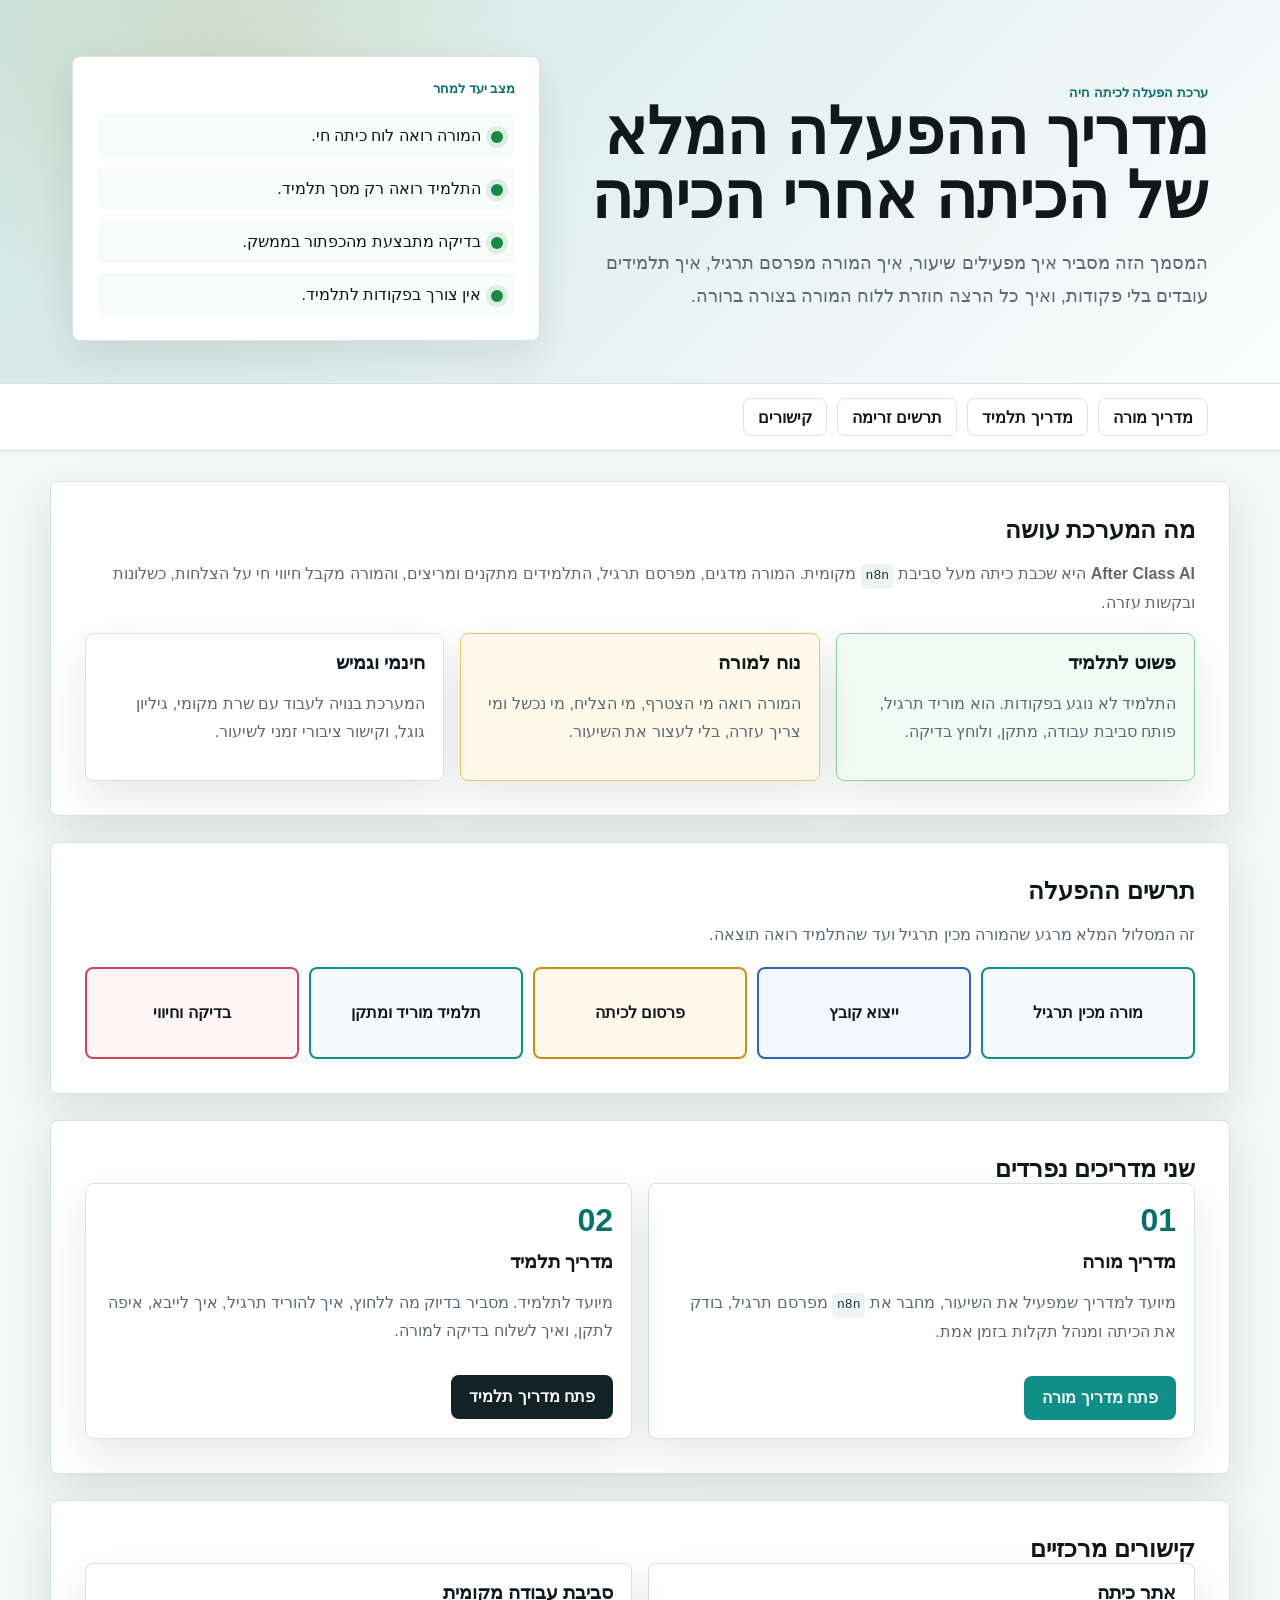
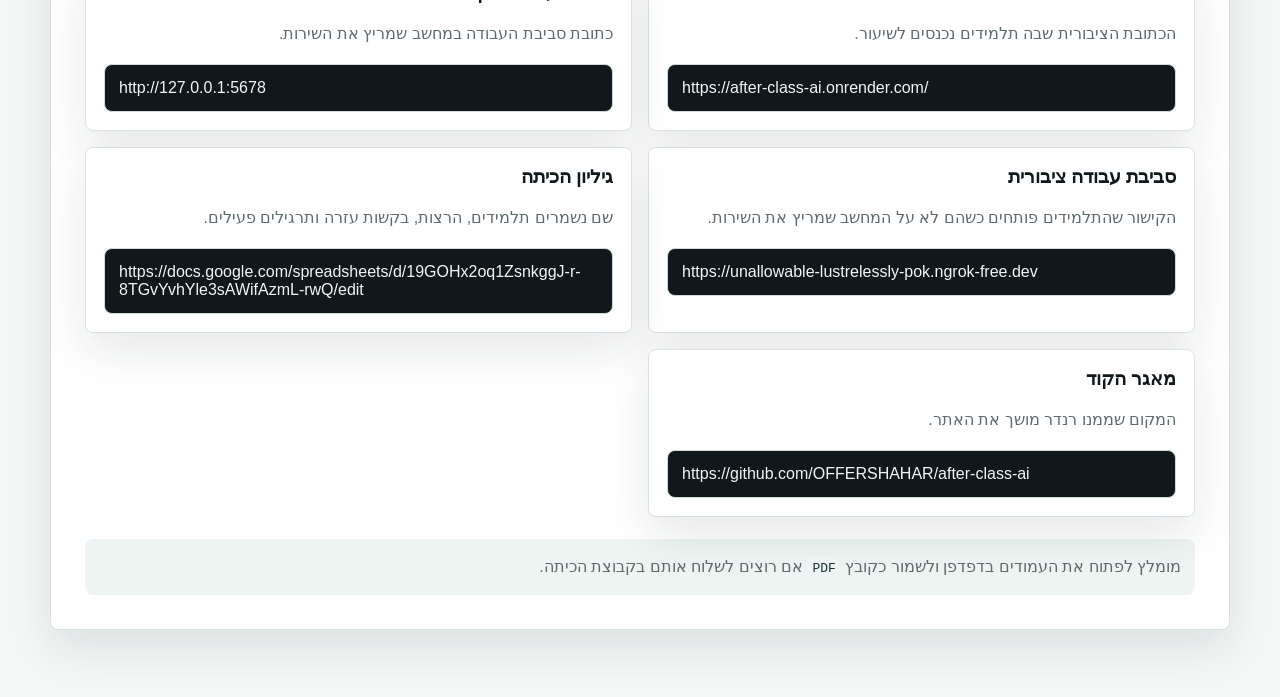
<file: docs/operation-html/index.html>
<!doctype html>
<html lang="he" dir="rtl">
  <head>
    <meta charset="UTF-8" />
    <meta name="viewport" content="width=device-width, initial-scale=1.0" />
    <title>After Class AI - מדריכי הפעלה</title>
    <link rel="stylesheet" href="styles.css" />
  </head>
  <body>
    <div class="shell">
      <header class="hero">
        <div>
          <div class="eyebrow">ערכת הפעלה לכיתה חיה</div>
          <h1>מדריך ההפעלה המלא של הכיתה אחרי הכיתה</h1>
          <p>
            המסמך הזה מסביר איך מפעילים שיעור, איך המורה מפרסם תרגיל, איך תלמידים עובדים בלי פקודות,
            ואיך כל הרצה חוזרת ללוח המורה בצורה ברורה.
          </p>
        </div>
        <aside class="hero-card">
          <div class="tag">מצב יעד למחר</div>
          <div class="status-grid">
            <div class="status-row"><span class="dot"></span><span>המורה רואה לוח כיתה חי.</span></div>
            <div class="status-row"><span class="dot"></span><span>התלמיד רואה רק מסך תלמיד.</span></div>
            <div class="status-row"><span class="dot"></span><span>בדיקה מתבצעת מהכפתור בממשק.</span></div>
            <div class="status-row"><span class="dot"></span><span>אין צורך בפקודות לתלמיד.</span></div>
          </div>
        </aside>
      </header>

      <nav class="nav">
        <a href="teacher-guide.html">מדריך מורה</a>
        <a href="student-guide.html">מדריך תלמיד</a>
        <a href="#flow">תרשים זרימה</a>
        <a href="#links">קישורים</a>
      </nav>

      <main class="content">
        <section class="panel">
          <h2>מה המערכת עושה</h2>
          <p>
            <strong>After Class AI</strong>
            היא שכבת כיתה מעל סביבת
            <code>n8n</code>
            מקומית. המורה מדגים, מפרסם תרגיל, התלמידים מתקנים ומריצים,
            והמורה מקבל חיווי חי על הצלחות, כשלונות ובקשות עזרה.
          </p>
          <div class="grid-3">
            <article class="mini-card success">
              <h3>פשוט לתלמיד</h3>
              <p>התלמיד לא נוגע בפקודות. הוא מוריד תרגיל, פותח סביבת עבודה, מתקן, ולוחץ בדיקה.</p>
            </article>
            <article class="mini-card warn">
              <h3>נוח למורה</h3>
              <p>המורה רואה מי הצטרף, מי הצליח, מי נכשל ומי צריך עזרה, בלי לעצור את השיעור.</p>
            </article>
            <article class="mini-card">
              <h3>חינמי וגמיש</h3>
              <p>המערכת בנויה לעבוד עם שרת מקומי, גיליון גוגל, וקישור ציבורי זמני לשיעור.</p>
            </article>
          </div>
        </section>

        <section class="panel" id="flow">
          <h2>תרשים ההפעלה</h2>
          <p>זה המסלול המלא מרגע שהמורה מכין תרגיל ועד שהתלמיד רואה תוצאה.</p>
          <div class="flow">
            <div class="flow-node">מורה מכין תרגיל</div>
            <div class="flow-node blue">ייצוא קובץ</div>
            <div class="flow-node gold">פרסום לכיתה</div>
            <div class="flow-node">תלמיד מוריד ומתקן</div>
            <div class="flow-node red">בדיקה וחיווי</div>
          </div>
        </section>

        <section class="panel">
          <h2>שני מדריכים נפרדים</h2>
          <div class="route-grid">
            <article class="route-card">
              <span class="big">01</span>
              <h3>מדריך מורה</h3>
              <p>
                מיועד למדריך שמפעיל את השיעור, מחבר את
                <code>n8n</code>
                מפרסם תרגיל, בודק את הכיתה ומנהל תקלות בזמן אמת.
              </p>
              <a class="button-link" href="teacher-guide.html">פתח מדריך מורה</a>
            </article>
            <article class="route-card">
              <span class="big">02</span>
              <h3>מדריך תלמיד</h3>
              <p>
                מיועד לתלמיד. מסביר בדיוק מה ללחוץ, איך להוריד תרגיל, איך לייבא,
                איפה לתקן, ואיך לשלוח בדיקה למורה.
              </p>
              <a class="button-link secondary" href="student-guide.html">פתח מדריך תלמיד</a>
            </article>
          </div>
        </section>

        <section class="panel" id="links">
          <h2>קישורים מרכזיים</h2>
          <div class="grid-2">
            <article class="mini-card">
              <h3>אתר כיתה</h3>
              <p>הכתובת הציבורית שבה תלמידים נכנסים לשיעור.</p>
              <div class="codebox">https://after-class-ai.onrender.com/</div>
            </article>
            <article class="mini-card">
              <h3>סביבת עבודה מקומית</h3>
              <p>כתובת סביבת העבודה במחשב שמריץ את השירות.</p>
              <div class="codebox">http://127.0.0.1:5678</div>
            </article>
            <article class="mini-card">
              <h3>סביבת עבודה ציבורית</h3>
              <p>הקישור שהתלמידים פותחים כשהם לא על המחשב שמריץ את השירות.</p>
              <div class="codebox">https://unallowable-lustrelessly-pok.ngrok-free.dev</div>
            </article>
            <article class="mini-card">
              <h3>גיליון הכיתה</h3>
              <p>שם נשמרים תלמידים, הרצות, בקשות עזרה ותרגילים פעילים.</p>
              <div class="codebox">https://docs.google.com/spreadsheets/d/19GOHx2oq1ZsnkggJ-r-8TGvYvhYle3sAWifAzmL-rwQ/edit</div>
            </article>
            <article class="mini-card">
              <h3>מאגר הקוד</h3>
              <p>המקום שממנו רנדר מושך את האתר.</p>
              <div class="codebox">https://github.com/OFFERSHAHAR/after-class-ai</div>
            </article>
          </div>
          <div class="print-note">
            מומלץ לפתוח את העמודים בדפדפן ולשמור כקובץ
            <code>PDF</code>
            אם רוצים לשלוח אותם בקבוצת הכיתה.
          </div>
        </section>
      </main>
    </div>
  </body>
</html>
</file>
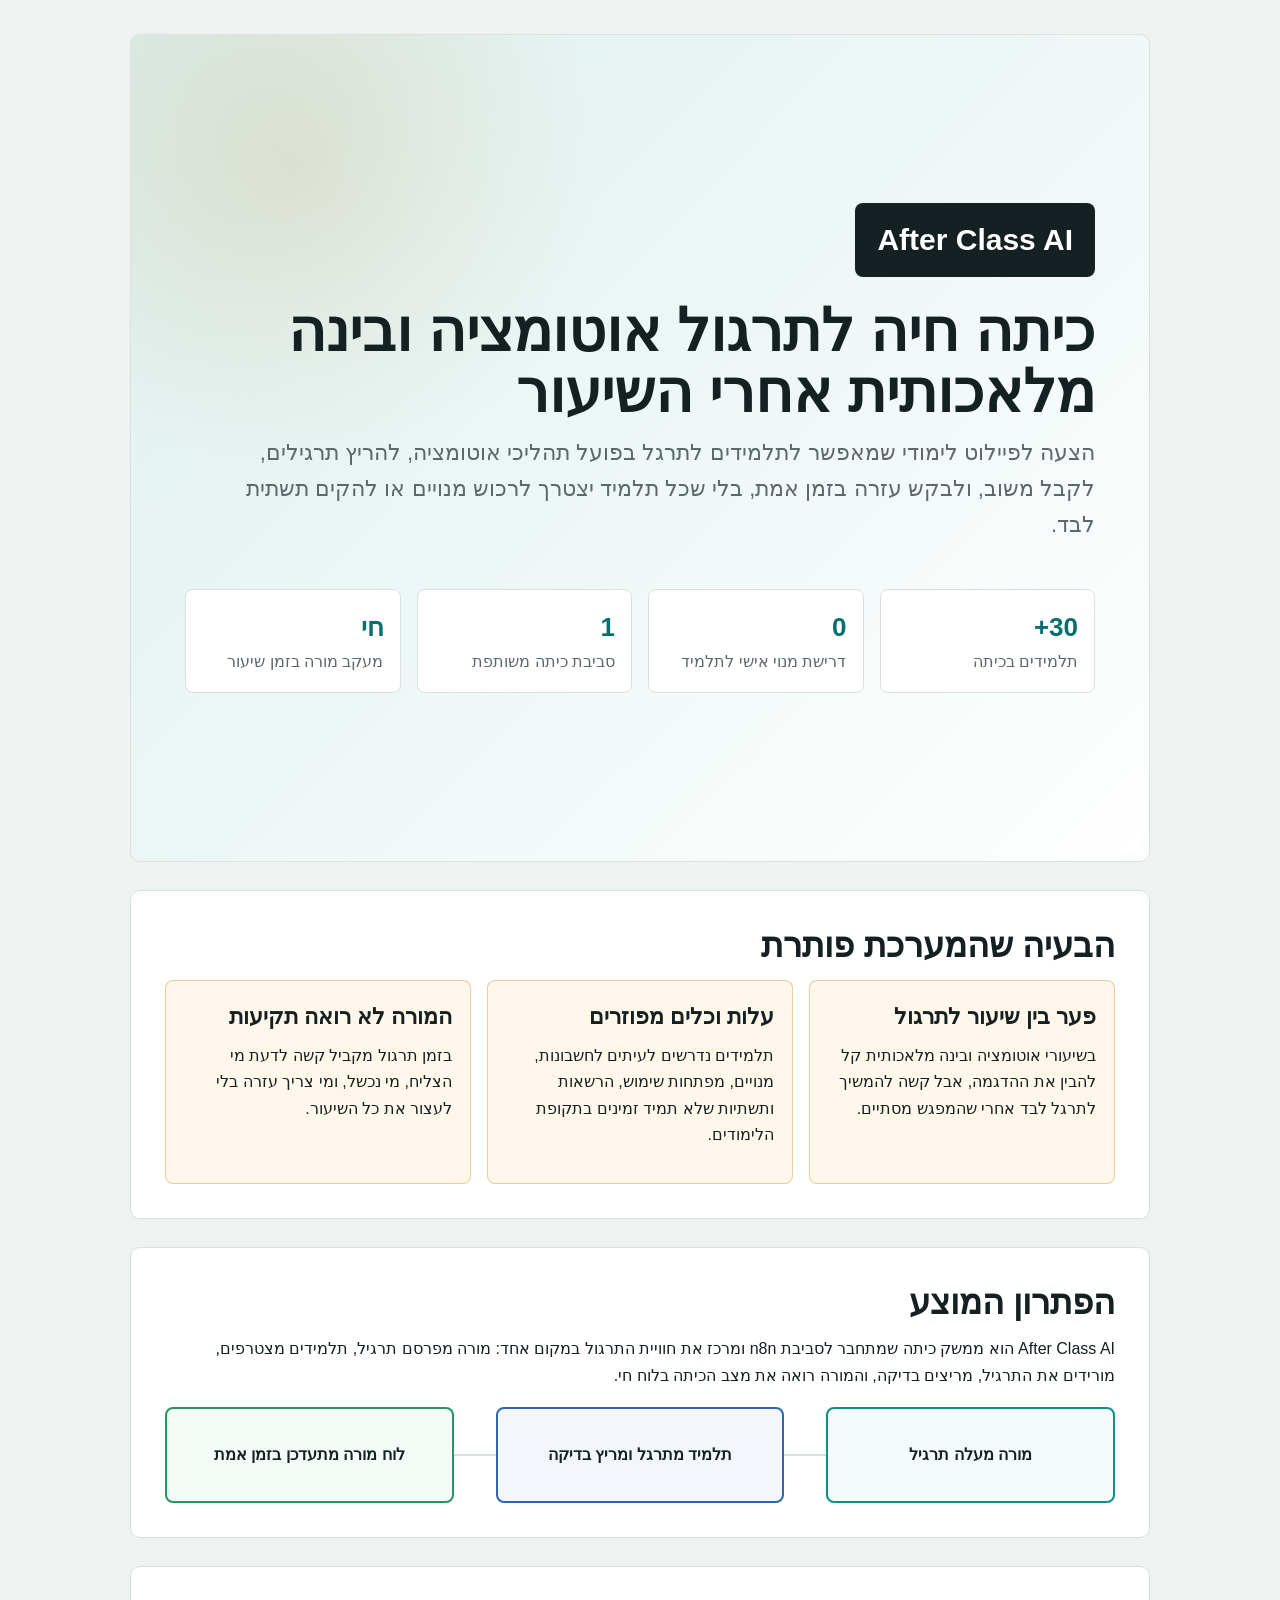
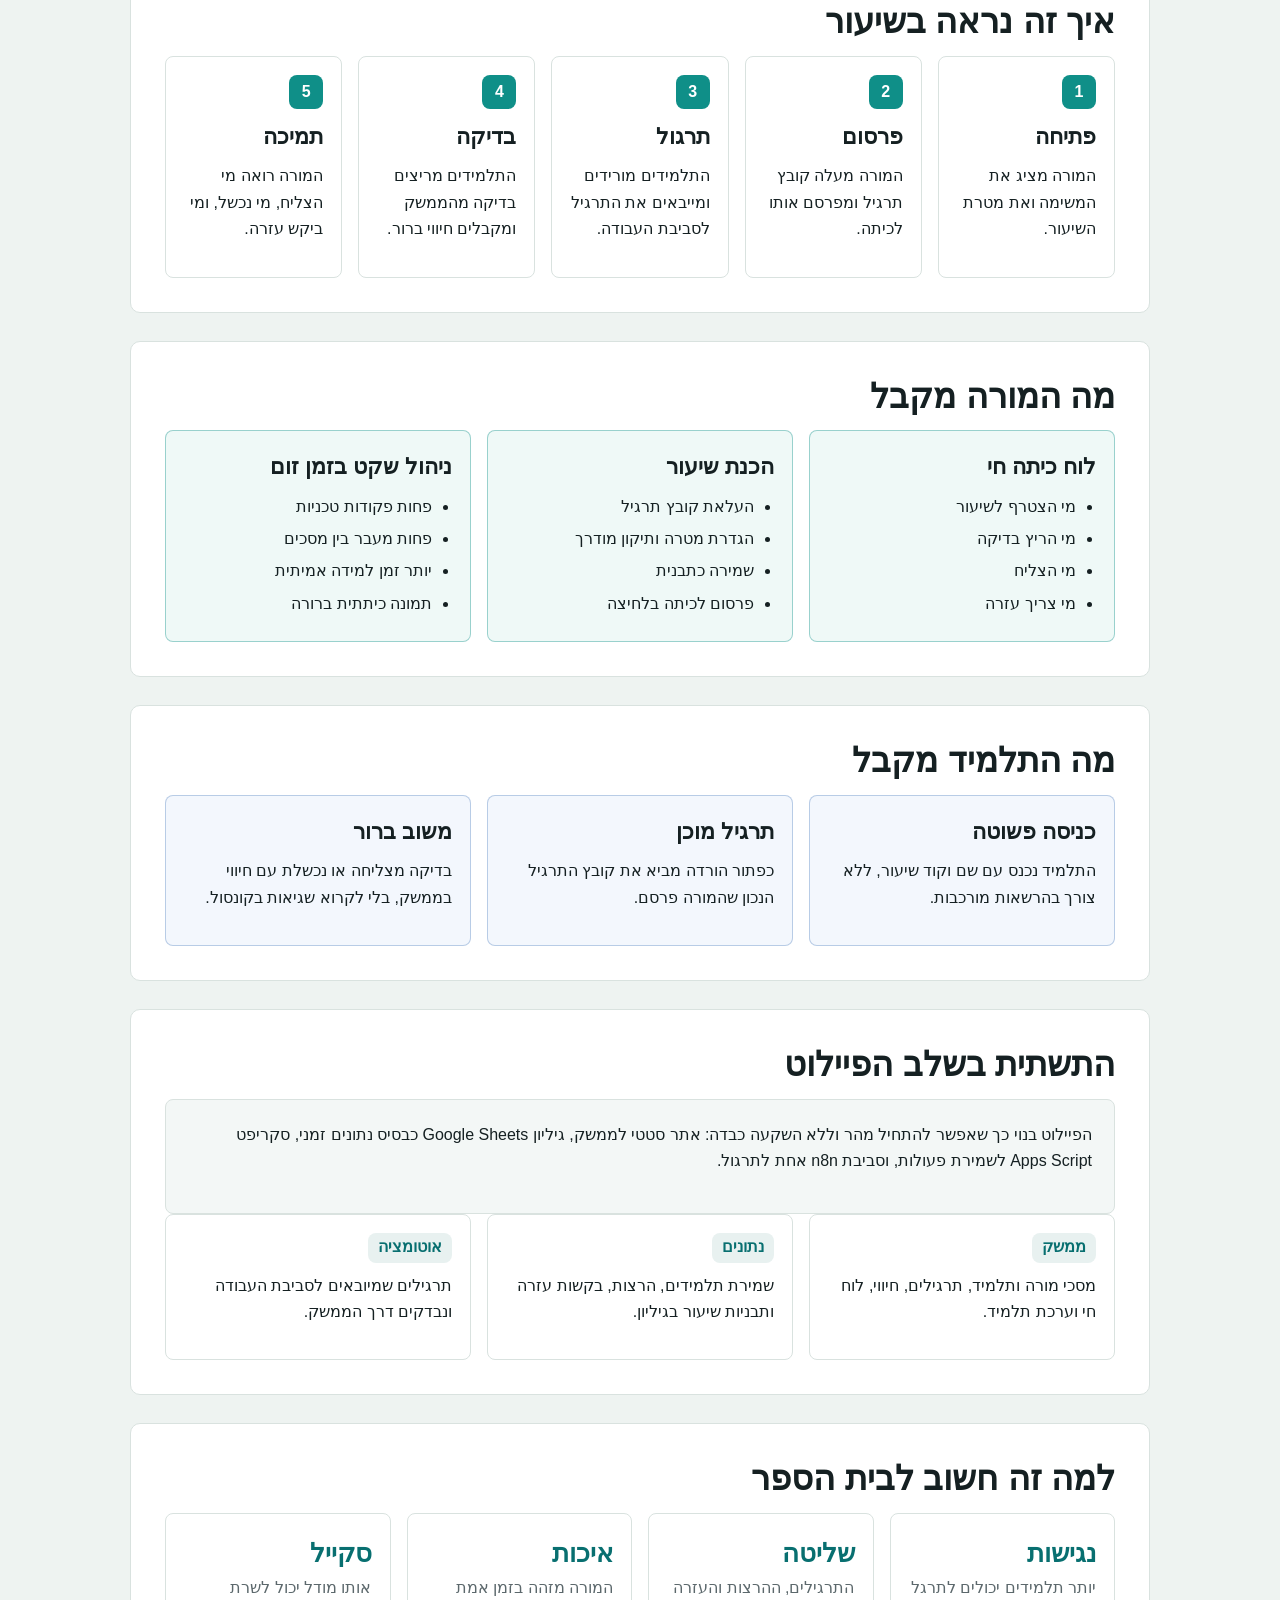
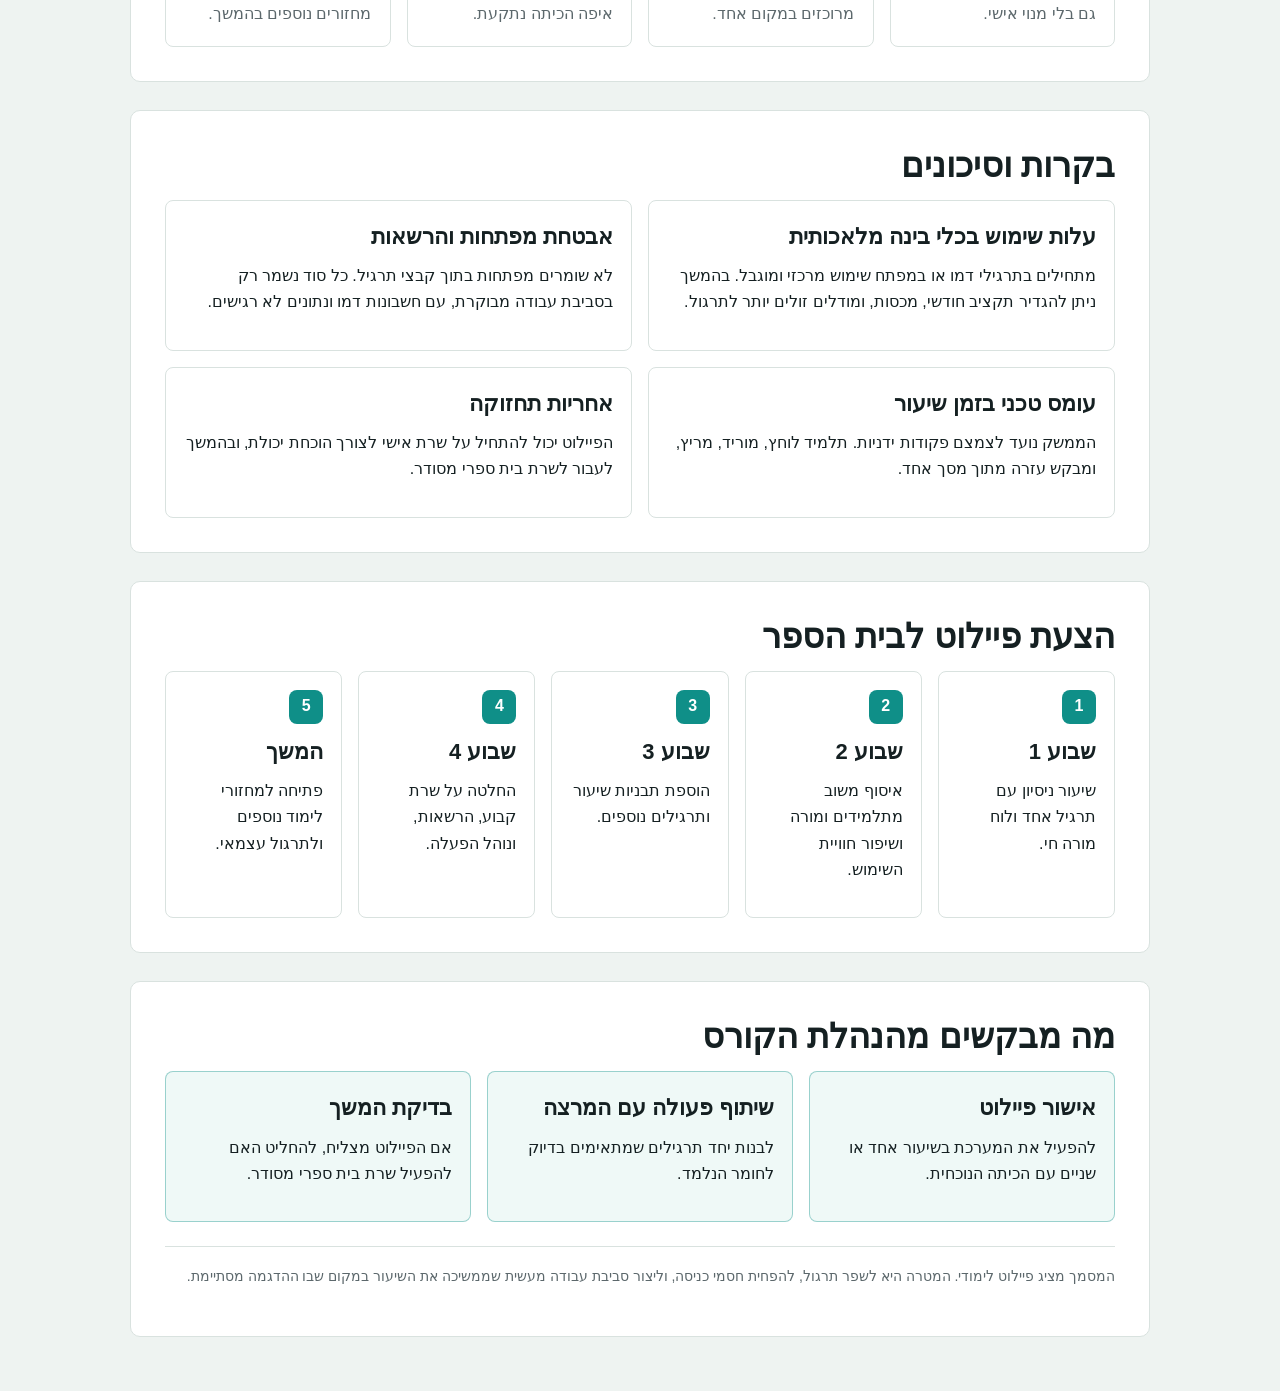
<file: docs/school-management-presentation.html>
<!doctype html>
<html lang="he" dir="rtl">
  <head>
    <meta charset="UTF-8" />
    <title>After Class AI - הצגה לבית הספר</title>
    <style>
      :root {
        --ink: #152022;
        --muted: #5c686c;
        --line: #d9e2df;
        --panel: #ffffff;
        --soft: #f3f7f6;
        --accent: #0f8f88;
        --accent-dark: #086f70;
        --blue: #2f66b1;
        --rose: #b84e64;
        --amber: #c47a12;
      }

      * {
        box-sizing: border-box;
      }

      body {
        margin: 0;
        background: #eef3f1;
        color: var(--ink);
        font-family: Arial, "Segoe UI", sans-serif;
        line-height: 1.65;
      }

      main {
        width: min(1020px, calc(100% - 40px));
        margin: 0 auto;
        padding: 34px 0 54px;
      }

      section,
      header {
        break-inside: avoid;
      }

      .hero {
        min-height: 92vh;
        display: grid;
        align-content: center;
        gap: 24px;
        padding: 54px;
        border: 1px solid var(--line);
        border-radius: 10px;
        background:
          linear-gradient(135deg, rgba(15, 143, 136, 0.14), rgba(255, 255, 255, 0.94)),
          radial-gradient(circle at 16% 16%, rgba(196, 122, 18, 0.18), transparent 28%),
          #ffffff;
      }

      .brand {
        display: inline-flex;
        justify-self: start;
        padding: 12px 22px;
        border-radius: 8px;
        background: var(--ink);
        color: #fff;
        font-size: 30px;
        font-weight: 900;
      }

      h1,
      h2,
      h3,
      p {
        margin-top: 0;
      }

      h1 {
        max-width: 860px;
        margin-bottom: 12px;
        font-size: 58px;
        line-height: 1.05;
      }

      .lead {
        max-width: 860px;
        color: var(--muted);
        font-size: 22px;
      }

      .meta-grid,
      .cards,
      .steps,
      .risk-grid,
      .metrics-grid {
        display: grid;
        gap: 16px;
      }

      .meta-grid {
        grid-template-columns: repeat(4, 1fr);
      }

      .meta,
      .card,
      .step,
      .risk,
      .metric,
      .band {
        border: 1px solid var(--line);
        border-radius: 8px;
        background: var(--panel);
      }

      .meta {
        padding: 16px;
      }

      .meta strong,
      .metric strong {
        display: block;
        color: var(--accent-dark);
        font-size: 26px;
      }

      .meta span,
      .metric span {
        color: var(--muted);
      }

      .section {
        margin-top: 28px;
        padding: 34px;
        border: 1px solid var(--line);
        border-radius: 10px;
        background: #fff;
      }

      h2 {
        margin-bottom: 14px;
        font-size: 34px;
        line-height: 1.2;
      }

      h3 {
        margin-bottom: 8px;
        font-size: 22px;
      }

      .cards {
        grid-template-columns: repeat(3, 1fr);
      }

      .card,
      .step,
      .risk,
      .metric {
        padding: 18px;
      }

      .card.accent {
        border-color: rgba(15, 143, 136, 0.38);
        background: #eff9f7;
      }

      .card.warning {
        border-color: rgba(196, 122, 18, 0.35);
        background: #fff8ea;
      }

      .card.blue {
        border-color: rgba(47, 102, 177, 0.3);
        background: #f3f7fd;
      }

      ul {
        margin: 0;
        padding-right: 20px;
      }

      li {
        margin: 6px 0;
      }

      .steps {
        grid-template-columns: repeat(5, 1fr);
        counter-reset: step;
      }

      .step {
        position: relative;
      }

      .step::before {
        counter-increment: step;
        content: counter(step);
        display: grid;
        place-items: center;
        width: 34px;
        height: 34px;
        margin-bottom: 10px;
        border-radius: 8px;
        background: var(--accent);
        color: #fff;
        font-weight: 900;
      }

      .flow {
        display: grid;
        grid-template-columns: 1fr 42px 1fr 42px 1fr;
        align-items: center;
        margin-top: 18px;
      }

      .node {
        min-height: 96px;
        display: grid;
        place-items: center;
        padding: 14px;
        border: 2px solid var(--accent);
        border-radius: 8px;
        background: #f5fbfa;
        text-align: center;
        font-weight: 800;
      }

      .node.blue {
        border-color: var(--blue);
        background: #f3f7fd;
      }

      .node.green {
        border-color: #28945f;
        background: #f3fbf6;
      }

      .connector {
        height: 2px;
        background: var(--line);
      }

      .band {
        padding: 22px;
        background: var(--soft);
      }

      .risk-grid {
        grid-template-columns: repeat(2, 1fr);
      }

      .metrics-grid {
        grid-template-columns: repeat(4, 1fr);
      }

      .tag {
        display: inline-flex;
        align-items: center;
        min-height: 30px;
        margin: 0 0 10px;
        padding: 0 10px;
        border-radius: 8px;
        background: #e8f1f0;
        color: var(--accent-dark);
        font-weight: 800;
      }

      .ltr {
        direction: ltr;
        unicode-bidi: isolate;
        display: inline-block;
      }

      .footer-note {
        margin-top: 24px;
        padding-top: 18px;
        border-top: 1px solid var(--line);
        color: var(--muted);
        font-size: 14px;
      }

      @media print {
        body {
          background: #fff;
        }

        main {
          width: 100%;
          padding: 0;
        }

        .section,
        .hero {
          border-radius: 0;
          border-left: 0;
          border-right: 0;
        }

        .section {
          page-break-inside: avoid;
        }
      }
    </style>
  </head>
  <body>
    <main>
      <header class="hero">
        <div class="brand">After Class AI</div>
        <div>
          <h1>כיתה חיה לתרגול אוטומציה ובינה מלאכותית אחרי השיעור</h1>
          <p class="lead">
            הצעה לפיילוט לימודי שמאפשר לתלמידים לתרגל בפועל תהליכי אוטומציה, להריץ תרגילים, לקבל משוב, ולבקש עזרה בזמן אמת, בלי שכל תלמיד יצטרך לרכוש מנויים או להקים תשתית לבד.
          </p>
        </div>
        <div class="meta-grid">
          <div class="meta">
            <strong>30+</strong>
            <span>תלמידים בכיתה</span>
          </div>
          <div class="meta">
            <strong>0</strong>
            <span>דרישת מנוי אישי לתלמיד</span>
          </div>
          <div class="meta">
            <strong>1</strong>
            <span>סביבת כיתה משותפת</span>
          </div>
          <div class="meta">
            <strong>חי</strong>
            <span>מעקב מורה בזמן שיעור</span>
          </div>
        </div>
      </header>

      <section class="section">
        <h2>הבעיה שהמערכת פותרת</h2>
        <div class="cards">
          <article class="card warning">
            <h3>פער בין שיעור לתרגול</h3>
            <p>
              בשיעורי אוטומציה ובינה מלאכותית קל להבין את ההדגמה, אבל קשה להמשיך לתרגל לבד אחרי שהמפגש מסתיים.
            </p>
          </article>
          <article class="card warning">
            <h3>עלות וכלים מפוזרים</h3>
            <p>
              תלמידים נדרשים לעיתים לחשבונות, מנויים, מפתחות שימוש, הרשאות ותשתיות שלא תמיד זמינים בתקופת הלימודים.
            </p>
          </article>
          <article class="card warning">
            <h3>המורה לא רואה תקיעות</h3>
            <p>
              בזמן תרגול מקביל קשה לדעת מי הצליח, מי נכשל, ומי צריך עזרה בלי לעצור את כל השיעור.
            </p>
          </article>
        </div>
      </section>

      <section class="section">
        <h2>הפתרון המוצע</h2>
        <p>
          <span class="ltr">After Class AI</span>
          הוא ממשק כיתה שמתחבר לסביבת
          <span class="ltr">n8n</span>
          ומרכז את חוויית התרגול במקום אחד: מורה מפרסם תרגיל, תלמידים מצטרפים, מורידים את התרגיל, מריצים בדיקה, והמורה רואה את מצב הכיתה בלוח חי.
        </p>
        <div class="flow">
          <div class="node">מורה מעלה תרגיל</div>
          <div class="connector"></div>
          <div class="node blue">תלמיד מתרגל ומריץ בדיקה</div>
          <div class="connector"></div>
          <div class="node green">לוח מורה מתעדכן בזמן אמת</div>
        </div>
      </section>

      <section class="section">
        <h2>איך זה נראה בשיעור</h2>
        <div class="steps">
          <article class="step">
            <h3>פתיחה</h3>
            <p>המורה מציג את המשימה ואת מטרת השיעור.</p>
          </article>
          <article class="step">
            <h3>פרסום</h3>
            <p>המורה מעלה קובץ תרגיל ומפרסם אותו לכיתה.</p>
          </article>
          <article class="step">
            <h3>תרגול</h3>
            <p>התלמידים מורידים ומייבאים את התרגיל לסביבת העבודה.</p>
          </article>
          <article class="step">
            <h3>בדיקה</h3>
            <p>התלמידים מריצים בדיקה מהממשק ומקבלים חיווי ברור.</p>
          </article>
          <article class="step">
            <h3>תמיכה</h3>
            <p>המורה רואה מי הצליח, מי נכשל, ומי ביקש עזרה.</p>
          </article>
        </div>
      </section>

      <section class="section">
        <h2>מה המורה מקבל</h2>
        <div class="cards">
          <article class="card accent">
            <h3>לוח כיתה חי</h3>
            <ul>
              <li>מי הצטרף לשיעור</li>
              <li>מי הריץ בדיקה</li>
              <li>מי הצליח</li>
              <li>מי צריך עזרה</li>
            </ul>
          </article>
          <article class="card accent">
            <h3>הכנת שיעור</h3>
            <ul>
              <li>העלאת קובץ תרגיל</li>
              <li>הגדרת מטרה ותיקון מודרך</li>
              <li>שמירה כתבנית</li>
              <li>פרסום לכיתה בלחיצה</li>
            </ul>
          </article>
          <article class="card accent">
            <h3>ניהול שקט בזמן זום</h3>
            <ul>
              <li>פחות פקודות טכניות</li>
              <li>פחות מעבר בין מסכים</li>
              <li>יותר זמן למידה אמיתית</li>
              <li>תמונה כיתתית ברורה</li>
            </ul>
          </article>
        </div>
      </section>

      <section class="section">
        <h2>מה התלמיד מקבל</h2>
        <div class="cards">
          <article class="card blue">
            <h3>כניסה פשוטה</h3>
            <p>התלמיד נכנס עם שם וקוד שיעור, ללא צורך בהרשאות מורכבות.</p>
          </article>
          <article class="card blue">
            <h3>תרגיל מוכן</h3>
            <p>כפתור הורדה מביא את קובץ התרגיל הנכון שהמורה פרסם.</p>
          </article>
          <article class="card blue">
            <h3>משוב ברור</h3>
            <p>בדיקה מצליחה או נכשלת עם חיווי בממשק, בלי לקרוא שגיאות בקונסול.</p>
          </article>
        </div>
      </section>

      <section class="section">
        <h2>התשתית בשלב הפיילוט</h2>
        <div class="band">
          <p>
            הפיילוט בנוי כך שאפשר להתחיל מהר וללא השקעה כבדה: אתר סטטי לממשק, גיליון
            <span class="ltr">Google Sheets</span>
            כבסיס נתונים זמני, סקריפט
            <span class="ltr">Apps Script</span>
            לשמירת פעולות, וסביבת
            <span class="ltr">n8n</span>
            אחת לתרגול.
          </p>
        </div>
        <div class="cards">
          <article class="card">
            <span class="tag">ממשק</span>
            <p>מסכי מורה ותלמיד, תרגילים, חיווי, לוח חי וערכת תלמיד.</p>
          </article>
          <article class="card">
            <span class="tag">נתונים</span>
            <p>שמירת תלמידים, הרצות, בקשות עזרה ותבניות שיעור בגיליון.</p>
          </article>
          <article class="card">
            <span class="tag">אוטומציה</span>
            <p>תרגילים שמיובאים לסביבת העבודה ונבדקים דרך הממשק.</p>
          </article>
        </div>
      </section>

      <section class="section">
        <h2>למה זה חשוב לבית הספר</h2>
        <div class="metrics-grid">
          <div class="metric">
            <strong>נגישות</strong>
            <span>יותר תלמידים יכולים לתרגל גם בלי מנוי אישי.</span>
          </div>
          <div class="metric">
            <strong>שליטה</strong>
            <span>התרגילים, ההרצות והעזרה מרוכזים במקום אחד.</span>
          </div>
          <div class="metric">
            <strong>איכות</strong>
            <span>המורה מזהה בזמן אמת איפה הכיתה נתקעת.</span>
          </div>
          <div class="metric">
            <strong>סקייל</strong>
            <span>אותו מודל יכול לשרת מחזורים נוספים בהמשך.</span>
          </div>
        </div>
      </section>

      <section class="section">
        <h2>בקרות וסיכונים</h2>
        <div class="risk-grid">
          <article class="risk">
            <h3>עלות שימוש בכלי בינה מלאכותית</h3>
            <p>
              מתחילים בתרגילי דמו או במפתח שימוש מרכזי ומוגבל. בהמשך ניתן להגדיר תקציב חודשי, מכסות, ומודלים זולים יותר לתרגול.
            </p>
          </article>
          <article class="risk">
            <h3>אבטחת מפתחות והרשאות</h3>
            <p>
              לא שומרים מפתחות בתוך קבצי תרגיל. כל סוד נשמר רק בסביבת עבודה מבוקרת, עם חשבונות דמו ונתונים לא רגישים.
            </p>
          </article>
          <article class="risk">
            <h3>עומס טכני בזמן שיעור</h3>
            <p>
              הממשק נועד לצמצם פקודות ידניות. תלמיד לוחץ, מוריד, מריץ, ומבקש עזרה מתוך מסך אחד.
            </p>
          </article>
          <article class="risk">
            <h3>אחריות תחזוקה</h3>
            <p>
              הפיילוט יכול להתחיל על שרת אישי לצורך הוכחת יכולת, ובהמשך לעבור לשרת בית ספרי מסודר.
            </p>
          </article>
        </div>
      </section>

      <section class="section">
        <h2>הצעת פיילוט לבית הספר</h2>
        <div class="steps">
          <article class="step">
            <h3>שבוע 1</h3>
            <p>שיעור ניסיון עם תרגיל אחד ולוח מורה חי.</p>
          </article>
          <article class="step">
            <h3>שבוע 2</h3>
            <p>איסוף משוב מתלמידים ומורה ושיפור חוויית השימוש.</p>
          </article>
          <article class="step">
            <h3>שבוע 3</h3>
            <p>הוספת תבניות שיעור ותרגילים נוספים.</p>
          </article>
          <article class="step">
            <h3>שבוע 4</h3>
            <p>החלטה על שרת קבוע, הרשאות, ונוהל הפעלה.</p>
          </article>
          <article class="step">
            <h3>המשך</h3>
            <p>פתיחה למחזורי לימוד נוספים ולתרגול עצמאי.</p>
          </article>
        </div>
      </section>

      <section class="section">
        <h2>מה מבקשים מהנהלת הקורס</h2>
        <div class="cards">
          <article class="card accent">
            <h3>אישור פיילוט</h3>
            <p>להפעיל את המערכת בשיעור אחד או שניים עם הכיתה הנוכחית.</p>
          </article>
          <article class="card accent">
            <h3>שיתוף פעולה עם המרצה</h3>
            <p>לבנות יחד תרגילים שמתאימים בדיוק לחומר הנלמד.</p>
          </article>
          <article class="card accent">
            <h3>בדיקת המשך</h3>
            <p>אם הפיילוט מצליח, להחליט האם להפעיל שרת בית ספרי מסודר.</p>
          </article>
        </div>
        <p class="footer-note">
          המסמך מציג פיילוט לימודי. המטרה היא לשפר תרגול, להפחית חסמי כניסה, וליצור סביבת עבודה מעשית שממשיכה את השיעור במקום שבו ההדגמה מסתיימת.
        </p>
      </section>
    </main>
  </body>
</html>
</file>
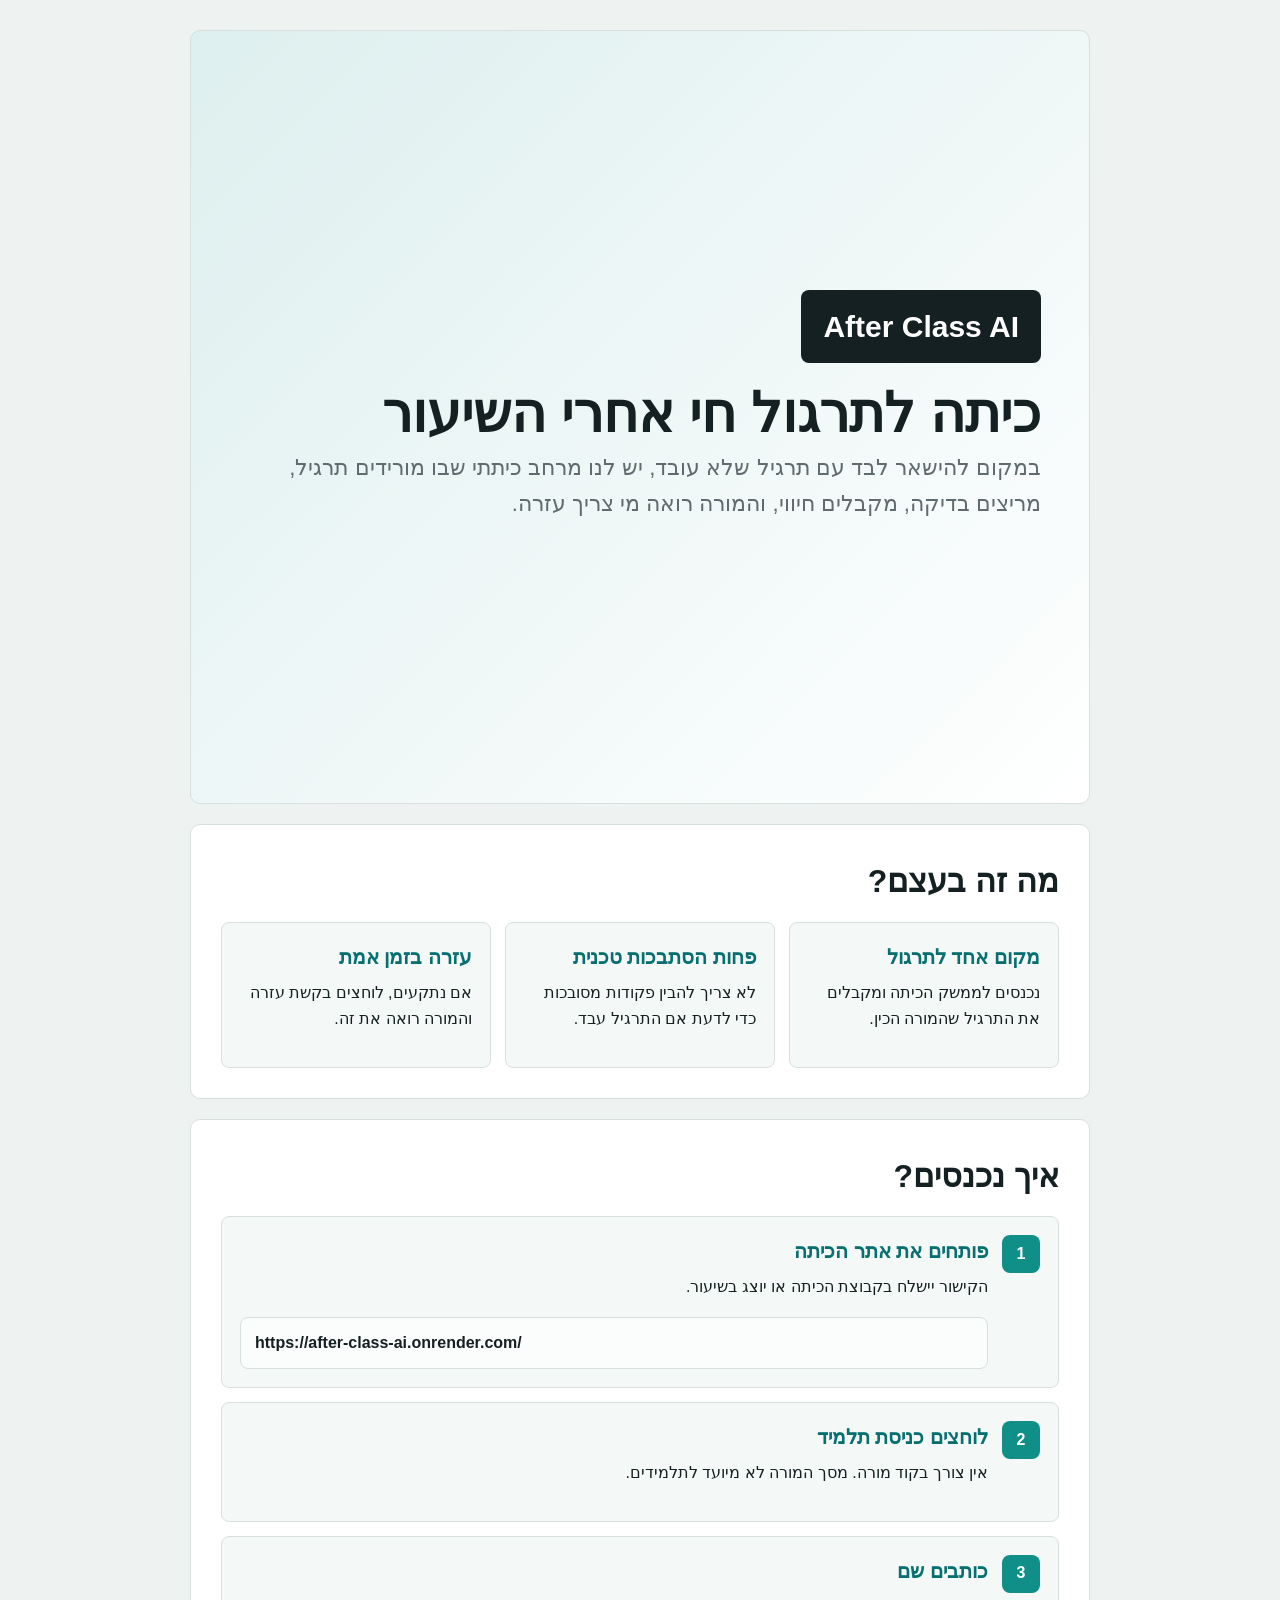
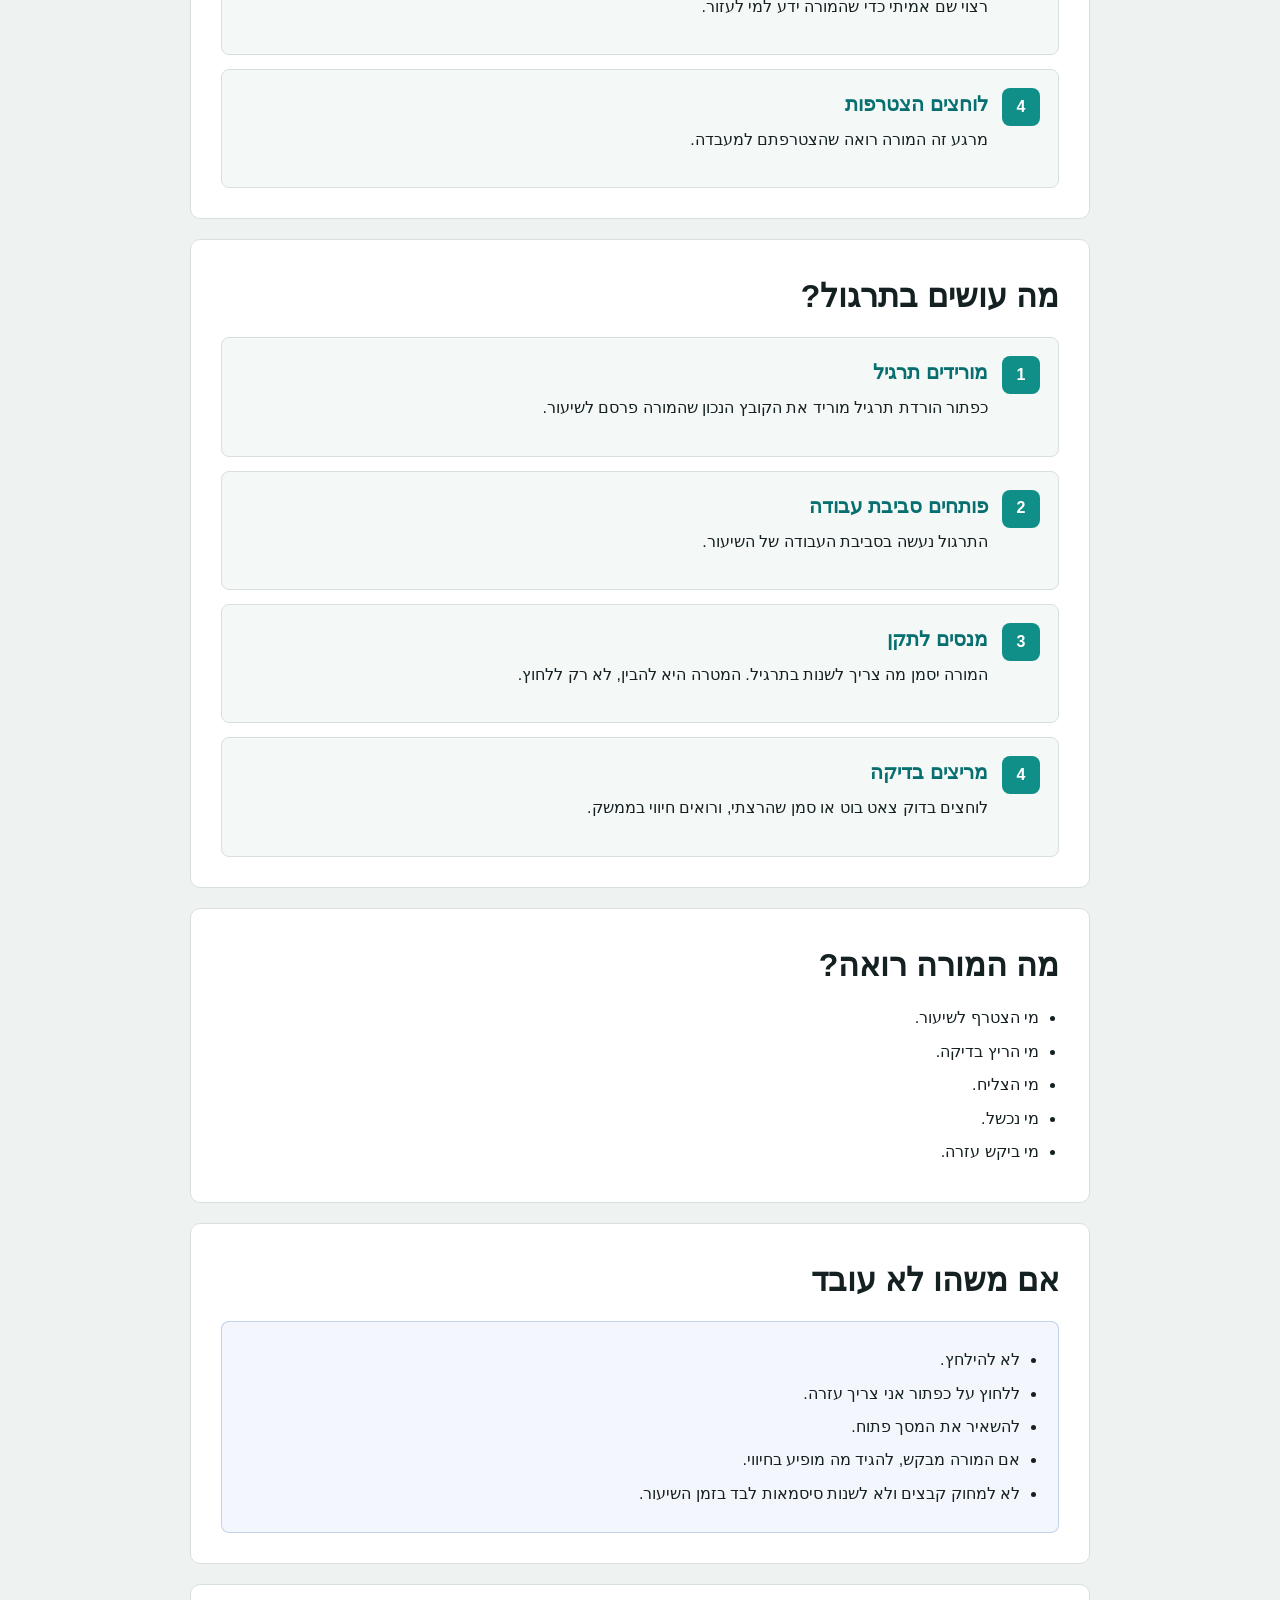
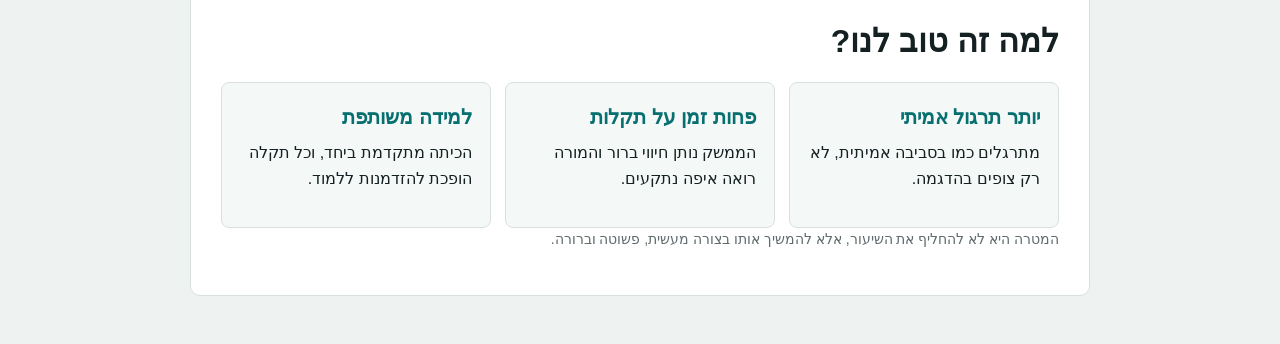
<file: docs/student-simple-presentation.html>
<!doctype html>
<html lang="he" dir="rtl">
  <head>
    <meta charset="UTF-8" />
    <title>After Class AI - הסבר קצר לתלמידים</title>
    <style>
      :root {
        --ink: #152022;
        --muted: #5f6b6e;
        --line: #d8e0df;
        --accent: #0f8f88;
        --accent-dark: #086f70;
        --blue: #2f66b1;
        --soft: #f4f8f7;
      }

      * {
        box-sizing: border-box;
      }

      body {
        margin: 0;
        background: #eef3f1;
        color: var(--ink);
        font-family: Arial, "Segoe UI", sans-serif;
        line-height: 1.65;
      }

      main {
        width: min(900px, calc(100% - 36px));
        margin: 0 auto;
        padding: 30px 0 48px;
      }

      .hero,
      section {
        border: 1px solid var(--line);
        border-radius: 10px;
        background: #fff;
      }

      .hero {
        min-height: 86vh;
        display: grid;
        align-content: center;
        gap: 22px;
        padding: 48px;
        background:
          linear-gradient(135deg, rgba(15, 143, 136, 0.14), rgba(255, 255, 255, 0.96)),
          #fff;
      }

      .brand {
        display: inline-flex;
        justify-self: start;
        padding: 12px 22px;
        border-radius: 8px;
        background: var(--ink);
        color: #fff;
        font-size: 30px;
        font-weight: 900;
      }

      h1,
      h2,
      h3,
      p {
        margin-top: 0;
      }

      h1 {
        max-width: 760px;
        margin-bottom: 8px;
        font-size: 54px;
        line-height: 1.05;
      }

      .lead {
        max-width: 760px;
        color: var(--muted);
        font-size: 22px;
      }

      section {
        margin-top: 20px;
        padding: 30px;
        break-inside: avoid;
      }

      h2 {
        margin-bottom: 14px;
        font-size: 32px;
      }

      .cards,
      .steps {
        display: grid;
        gap: 14px;
      }

      .cards {
        grid-template-columns: repeat(3, 1fr);
      }

      .card,
      .step,
      .notice {
        border: 1px solid var(--line);
        border-radius: 8px;
        background: var(--soft);
        padding: 18px;
      }

      .card strong,
      .step strong {
        display: block;
        margin-bottom: 6px;
        color: var(--accent-dark);
        font-size: 20px;
      }

      .steps {
        counter-reset: step;
      }

      .step {
        display: grid;
        grid-template-columns: auto 1fr;
        gap: 14px;
        align-items: start;
      }

      .step::before {
        counter-increment: step;
        content: counter(step);
        display: grid;
        place-items: center;
        width: 38px;
        height: 38px;
        border-radius: 8px;
        background: var(--accent);
        color: #fff;
        font-weight: 900;
      }

      ul {
        margin: 0;
        padding-right: 20px;
      }

      li {
        margin: 7px 0;
      }

      .notice {
        background: #f3f7fd;
        border-color: rgba(47, 102, 177, 0.25);
      }

      .link-box {
        direction: ltr;
        unicode-bidi: isolate;
        display: block;
        margin-top: 10px;
        padding: 12px 14px;
        border: 1px solid var(--line);
        border-radius: 8px;
        background: #fbfcfc;
        font-weight: 700;
      }

      .footer {
        color: var(--muted);
        font-size: 14px;
      }

      @media print {
        body {
          background: #fff;
        }

        main {
          width: 100%;
          padding: 0;
        }

        .hero,
        section {
          border-radius: 0;
          border-left: 0;
          border-right: 0;
        }
      }
    </style>
  </head>
  <body>
    <main>
      <header class="hero">
        <div class="brand">After Class AI</div>
        <div>
          <h1>כיתה לתרגול חי אחרי השיעור</h1>
          <p class="lead">
            במקום להישאר לבד עם תרגיל שלא עובד, יש לנו מרחב כיתתי שבו מורידים תרגיל, מריצים בדיקה, מקבלים חיווי, והמורה רואה מי צריך עזרה.
          </p>
        </div>
      </header>

      <section>
        <h2>מה זה בעצם?</h2>
        <div class="cards">
          <article class="card">
            <strong>מקום אחד לתרגול</strong>
            <p>נכנסים לממשק הכיתה ומקבלים את התרגיל שהמורה הכין.</p>
          </article>
          <article class="card">
            <strong>פחות הסתבכות טכנית</strong>
            <p>לא צריך להבין פקודות מסובכות כדי לדעת אם התרגיל עבד.</p>
          </article>
          <article class="card">
            <strong>עזרה בזמן אמת</strong>
            <p>אם נתקעים, לוחצים בקשת עזרה והמורה רואה את זה.</p>
          </article>
        </div>
      </section>

      <section>
        <h2>איך נכנסים?</h2>
        <div class="steps">
          <article class="step">
            <div>
              <strong>פותחים את אתר הכיתה</strong>
              <p>הקישור יישלח בקבוצת הכיתה או יוצג בשיעור.</p>
              <span class="link-box">https://after-class-ai.onrender.com/</span>
            </div>
          </article>
          <article class="step">
            <div>
              <strong>לוחצים כניסת תלמיד</strong>
              <p>אין צורך בקוד מורה. מסך המורה לא מיועד לתלמידים.</p>
            </div>
          </article>
          <article class="step">
            <div>
              <strong>כותבים שם</strong>
              <p>רצוי שם אמיתי כדי שהמורה ידע למי לעזור.</p>
            </div>
          </article>
          <article class="step">
            <div>
              <strong>לוחצים הצטרפות</strong>
              <p>מרגע זה המורה רואה שהצטרפתם למעבדה.</p>
            </div>
          </article>
        </div>
      </section>

      <section>
        <h2>מה עושים בתרגול?</h2>
        <div class="steps">
          <article class="step">
            <div>
              <strong>מורידים תרגיל</strong>
              <p>כפתור הורדת תרגיל מוריד את הקובץ הנכון שהמורה פרסם לשיעור.</p>
            </div>
          </article>
          <article class="step">
            <div>
              <strong>פותחים סביבת עבודה</strong>
              <p>התרגול נעשה בסביבת העבודה של השיעור.</p>
            </div>
          </article>
          <article class="step">
            <div>
              <strong>מנסים לתקן</strong>
              <p>המורה יסמן מה צריך לשנות בתרגיל. המטרה היא להבין, לא רק ללחוץ.</p>
            </div>
          </article>
          <article class="step">
            <div>
              <strong>מריצים בדיקה</strong>
              <p>לוחצים בדוק צאט בוט או סמן שהרצתי, ורואים חיווי בממשק.</p>
            </div>
          </article>
        </div>
      </section>

      <section>
        <h2>מה המורה רואה?</h2>
        <ul>
          <li>מי הצטרף לשיעור.</li>
          <li>מי הריץ בדיקה.</li>
          <li>מי הצליח.</li>
          <li>מי נכשל.</li>
          <li>מי ביקש עזרה.</li>
        </ul>
      </section>

      <section>
        <h2>אם משהו לא עובד</h2>
        <div class="notice">
          <ul>
            <li>לא להילחץ.</li>
            <li>ללחוץ על כפתור אני צריך עזרה.</li>
            <li>להשאיר את המסך פתוח.</li>
            <li>אם המורה מבקש, להגיד מה מופיע בחיווי.</li>
            <li>לא למחוק קבצים ולא לשנות סיסמאות לבד בזמן השיעור.</li>
          </ul>
        </div>
      </section>

      <section>
        <h2>למה זה טוב לנו?</h2>
        <div class="cards">
          <article class="card">
            <strong>יותר תרגול אמיתי</strong>
            <p>מתרגלים כמו בסביבה אמיתית, לא רק צופים בהדגמה.</p>
          </article>
          <article class="card">
            <strong>פחות זמן על תקלות</strong>
            <p>הממשק נותן חיווי ברור והמורה רואה איפה נתקעים.</p>
          </article>
          <article class="card">
            <strong>למידה משותפת</strong>
            <p>הכיתה מתקדמת ביחד, וכל תקלה הופכת להזדמנות ללמוד.</p>
          </article>
        </div>
        <p class="footer">
          המטרה היא לא להחליף את השיעור, אלא להמשיך אותו בצורה מעשית, פשוטה וברורה.
        </p>
      </section>
    </main>
  </body>
</html>
</file>
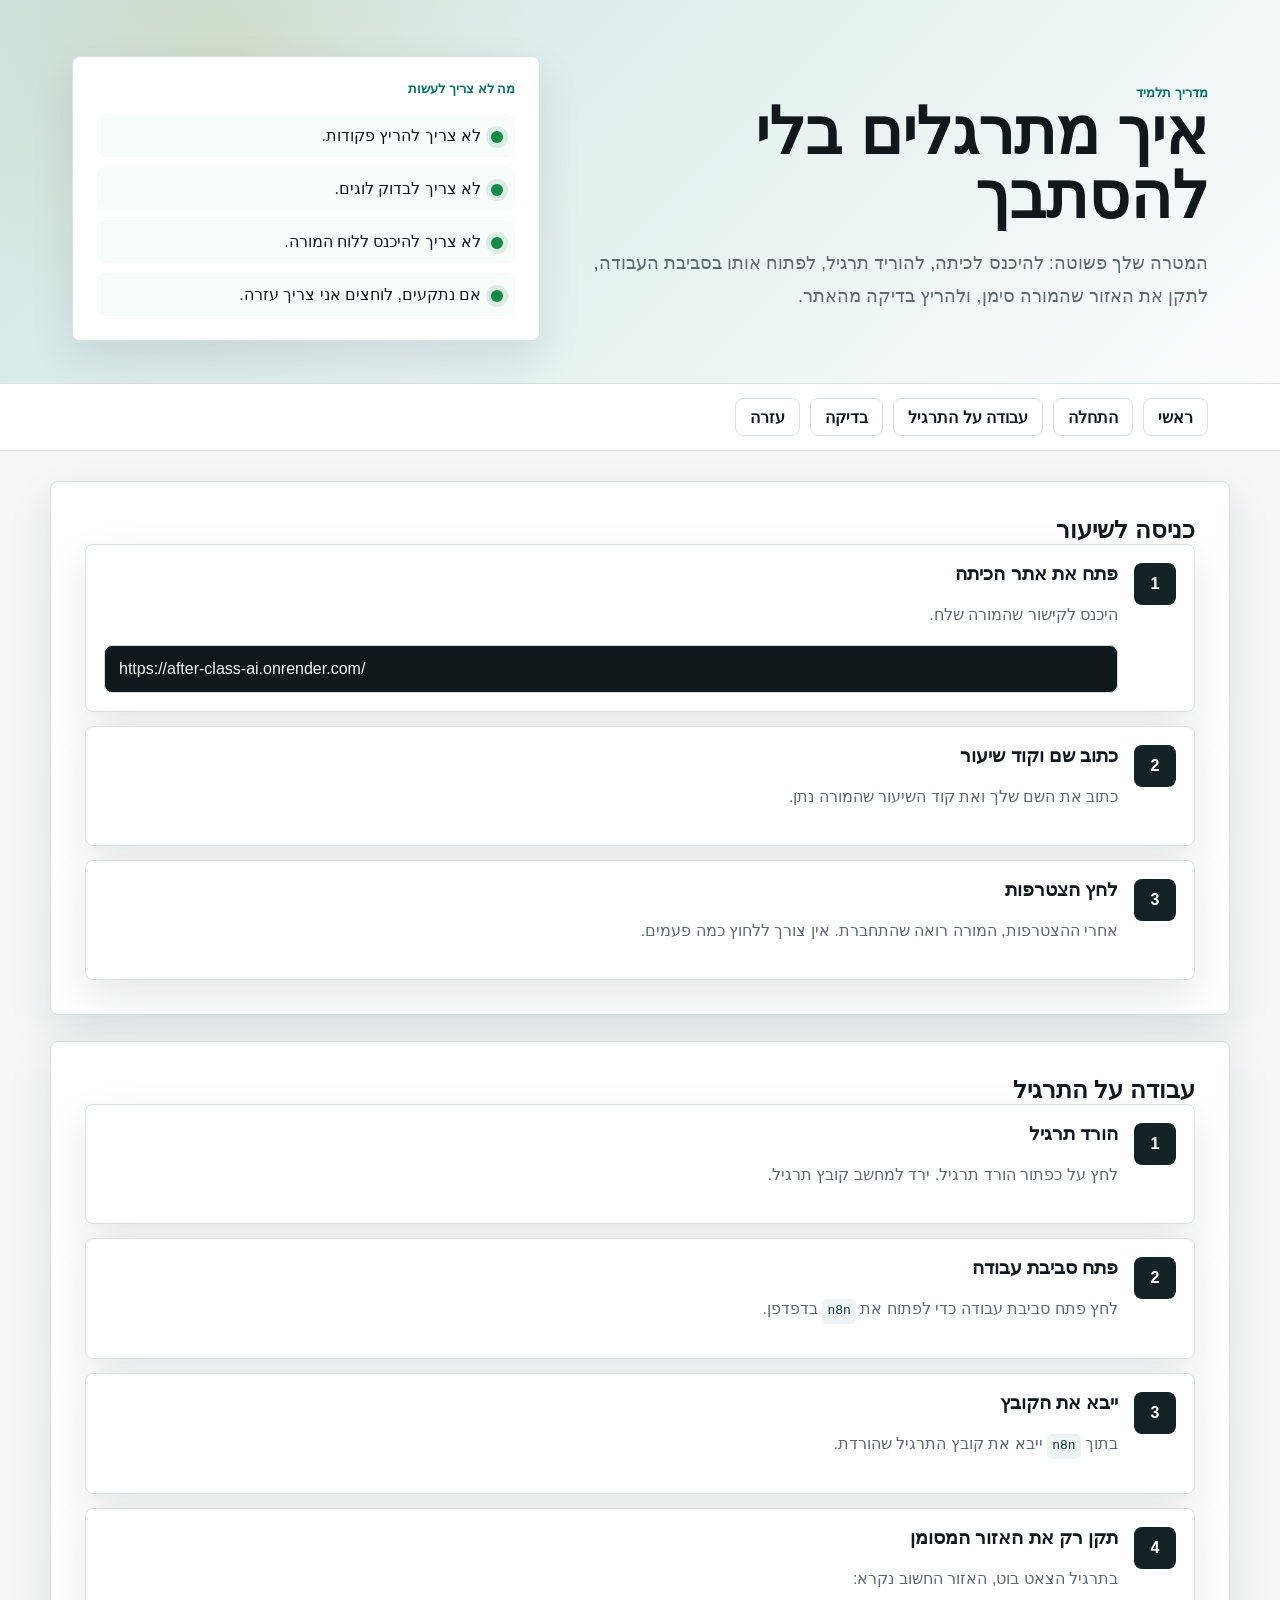
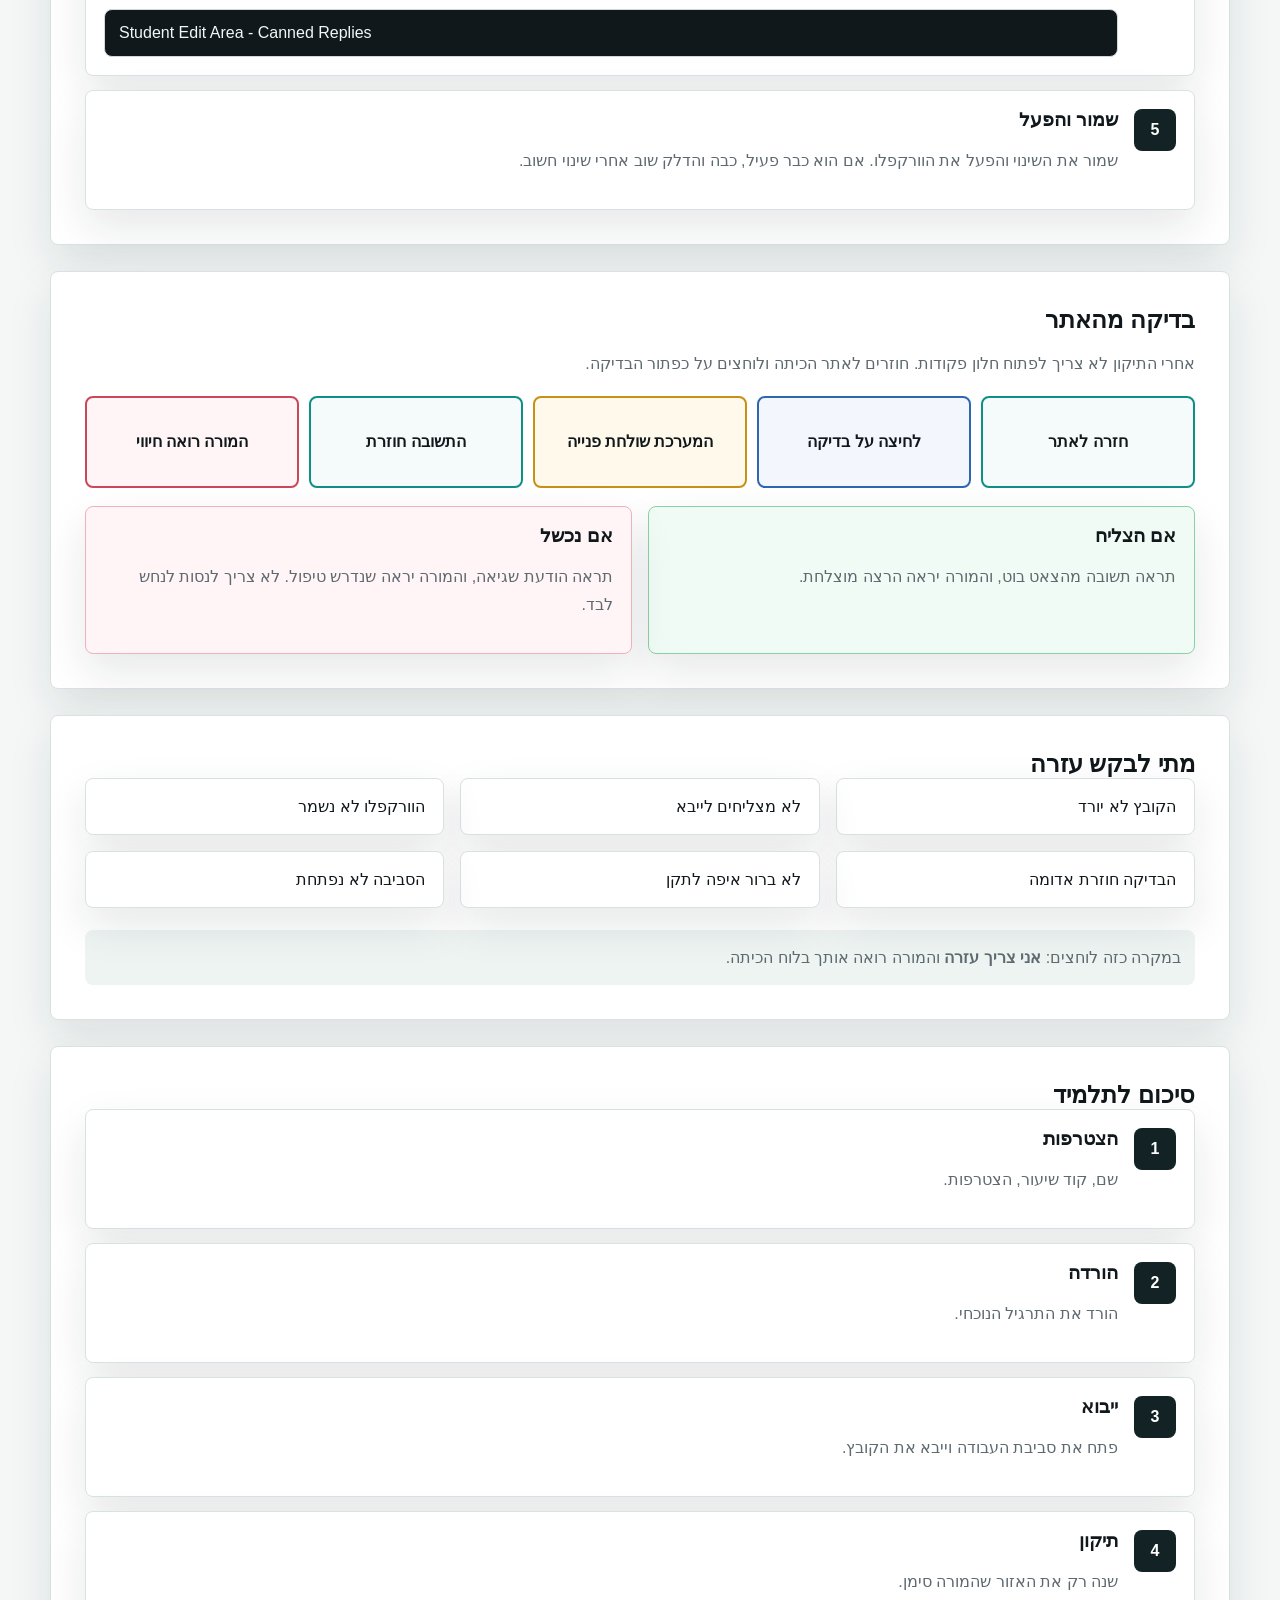
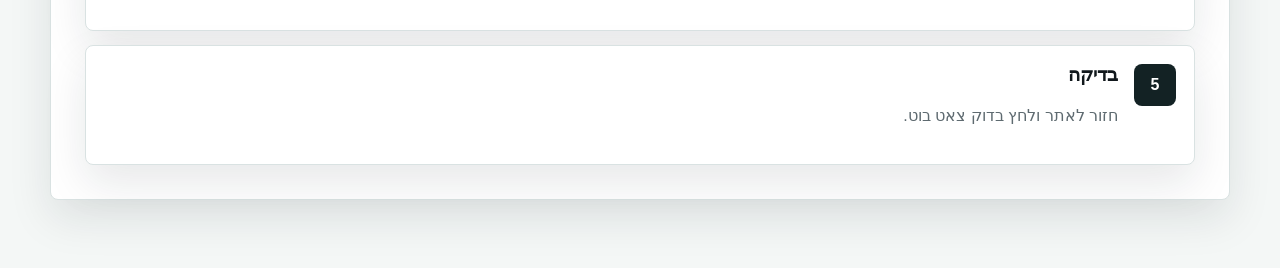
<file: docs/operation-html/student-guide.html>
<!doctype html>
<html lang="he" dir="rtl">
  <head>
    <meta charset="UTF-8" />
    <meta name="viewport" content="width=device-width, initial-scale=1.0" />
    <title>After Class AI - מדריך תלמיד</title>
    <link rel="stylesheet" href="styles.css" />
  </head>
  <body>
    <div class="shell">
      <header class="hero">
        <div>
          <div class="eyebrow">מדריך תלמיד</div>
          <h1>איך מתרגלים בלי להסתבך</h1>
          <p>
            המטרה שלך פשוטה: להיכנס לכיתה, להוריד תרגיל, לפתוח אותו בסביבת העבודה,
            לתקן את האזור שהמורה סימן, ולהריץ בדיקה מהאתר.
          </p>
        </div>
        <aside class="hero-card">
          <div class="tag">מה לא צריך לעשות</div>
          <div class="status-grid">
            <div class="status-row"><span class="dot"></span><span>לא צריך להריץ פקודות.</span></div>
            <div class="status-row"><span class="dot"></span><span>לא צריך לבדוק לוגים.</span></div>
            <div class="status-row"><span class="dot"></span><span>לא צריך להיכנס ללוח המורה.</span></div>
            <div class="status-row"><span class="dot"></span><span>אם נתקעים, לוחצים אני צריך עזרה.</span></div>
          </div>
        </aside>
      </header>

      <nav class="nav">
        <a href="index.html">ראשי</a>
        <a href="#start">התחלה</a>
        <a href="#work">עבודה על התרגיל</a>
        <a href="#test">בדיקה</a>
        <a href="#help">עזרה</a>
      </nav>

      <main class="content">
        <section class="panel" id="start">
          <h2>כניסה לשיעור</h2>
          <div class="steps">
            <article class="step">
              <div>
                <h3>פתח את אתר הכיתה</h3>
                <p>היכנס לקישור שהמורה שלח.</p>
                <div class="codebox">https://after-class-ai.onrender.com/</div>
              </div>
            </article>
            <article class="step">
              <div>
                <h3>כתוב שם וקוד שיעור</h3>
                <p>כתוב את השם שלך ואת קוד השיעור שהמורה נתן.</p>
              </div>
            </article>
            <article class="step">
              <div>
                <h3>לחץ הצטרפות</h3>
                <p>אחרי ההצטרפות, המורה רואה שהתחברת. אין צורך ללחוץ כמה פעמים.</p>
              </div>
            </article>
          </div>
        </section>

        <section class="panel" id="work">
          <h2>עבודה על התרגיל</h2>
          <div class="steps">
            <article class="step">
              <div>
                <h3>הורד תרגיל</h3>
                <p>לחץ על כפתור הורד תרגיל. ירד למחשב קובץ תרגיל.</p>
              </div>
            </article>
            <article class="step">
              <div>
                <h3>פתח סביבת עבודה</h3>
                <p>
                  לחץ פתח סביבת עבודה כדי לפתוח את
                  <code>n8n</code>
                  בדפדפן.
                </p>
              </div>
            </article>
            <article class="step">
              <div>
                <h3>ייבא את הקובץ</h3>
                <p>
                  בתוך
                  <code>n8n</code>
                  ייבא את קובץ התרגיל שהורדת.
                </p>
              </div>
            </article>
            <article class="step">
              <div>
                <h3>תקן רק את האזור המסומן</h3>
                <p>
                  בתרגיל הצאט בוט, האזור החשוב נקרא:
                </p>
                <div class="codebox">Student Edit Area - Canned Replies</div>
              </div>
            </article>
            <article class="step">
              <div>
                <h3>שמור והפעל</h3>
                <p>שמור את השינוי והפעל את הוורקפלו. אם הוא כבר פעיל, כבה והדלק שוב אחרי שינוי חשוב.</p>
              </div>
            </article>
          </div>
        </section>

        <section class="panel" id="test">
          <h2>בדיקה מהאתר</h2>
          <p>
            אחרי התיקון לא צריך לפתוח חלון פקודות. חוזרים לאתר הכיתה ולוחצים על כפתור הבדיקה.
          </p>
          <div class="flow">
            <div class="flow-node">חזרה לאתר</div>
            <div class="flow-node blue">לחיצה על בדיקה</div>
            <div class="flow-node gold">המערכת שולחת פנייה</div>
            <div class="flow-node">התשובה חוזרת</div>
            <div class="flow-node red">המורה רואה חיווי</div>
          </div>
          <div class="grid-2" style="margin-top: 18px">
            <article class="mini-card success">
              <h3>אם הצליח</h3>
              <p>תראה תשובה מהצאט בוט, והמורה יראה הרצה מוצלחת.</p>
            </article>
            <article class="mini-card danger">
              <h3>אם נכשל</h3>
              <p>תראה הודעת שגיאה, והמורה יראה שנדרש טיפול. לא צריך לנסות לנחש לבד.</p>
            </article>
          </div>
        </section>

        <section class="panel" id="help">
          <h2>מתי לבקש עזרה</h2>
          <div class="check-grid">
            <article class="check-card">הקובץ לא יורד</article>
            <article class="check-card">לא מצליחים לייבא</article>
            <article class="check-card">הוורקפלו לא נשמר</article>
            <article class="check-card">הבדיקה חוזרת אדומה</article>
            <article class="check-card">לא ברור איפה לתקן</article>
            <article class="check-card">הסביבה לא נפתחת</article>
          </div>
          <div class="print-note">
            במקרה כזה לוחצים:
            <strong>אני צריך עזרה</strong>
            והמורה רואה אותך בלוח הכיתה.
          </div>
        </section>

        <section class="panel">
          <h2>סיכום לתלמיד</h2>
          <div class="steps">
            <article class="step"><div><h3>הצטרפות</h3><p>שם, קוד שיעור, הצטרפות.</p></div></article>
            <article class="step"><div><h3>הורדה</h3><p>הורד את התרגיל הנוכחי.</p></div></article>
            <article class="step"><div><h3>ייבוא</h3><p>פתח את סביבת העבודה וייבא את הקובץ.</p></div></article>
            <article class="step"><div><h3>תיקון</h3><p>שנה רק את האזור שהמורה סימן.</p></div></article>
            <article class="step"><div><h3>בדיקה</h3><p>חזור לאתר ולחץ בדוק צאט בוט.</p></div></article>
          </div>
        </section>
      </main>
    </div>
  </body>
</html>
</file>
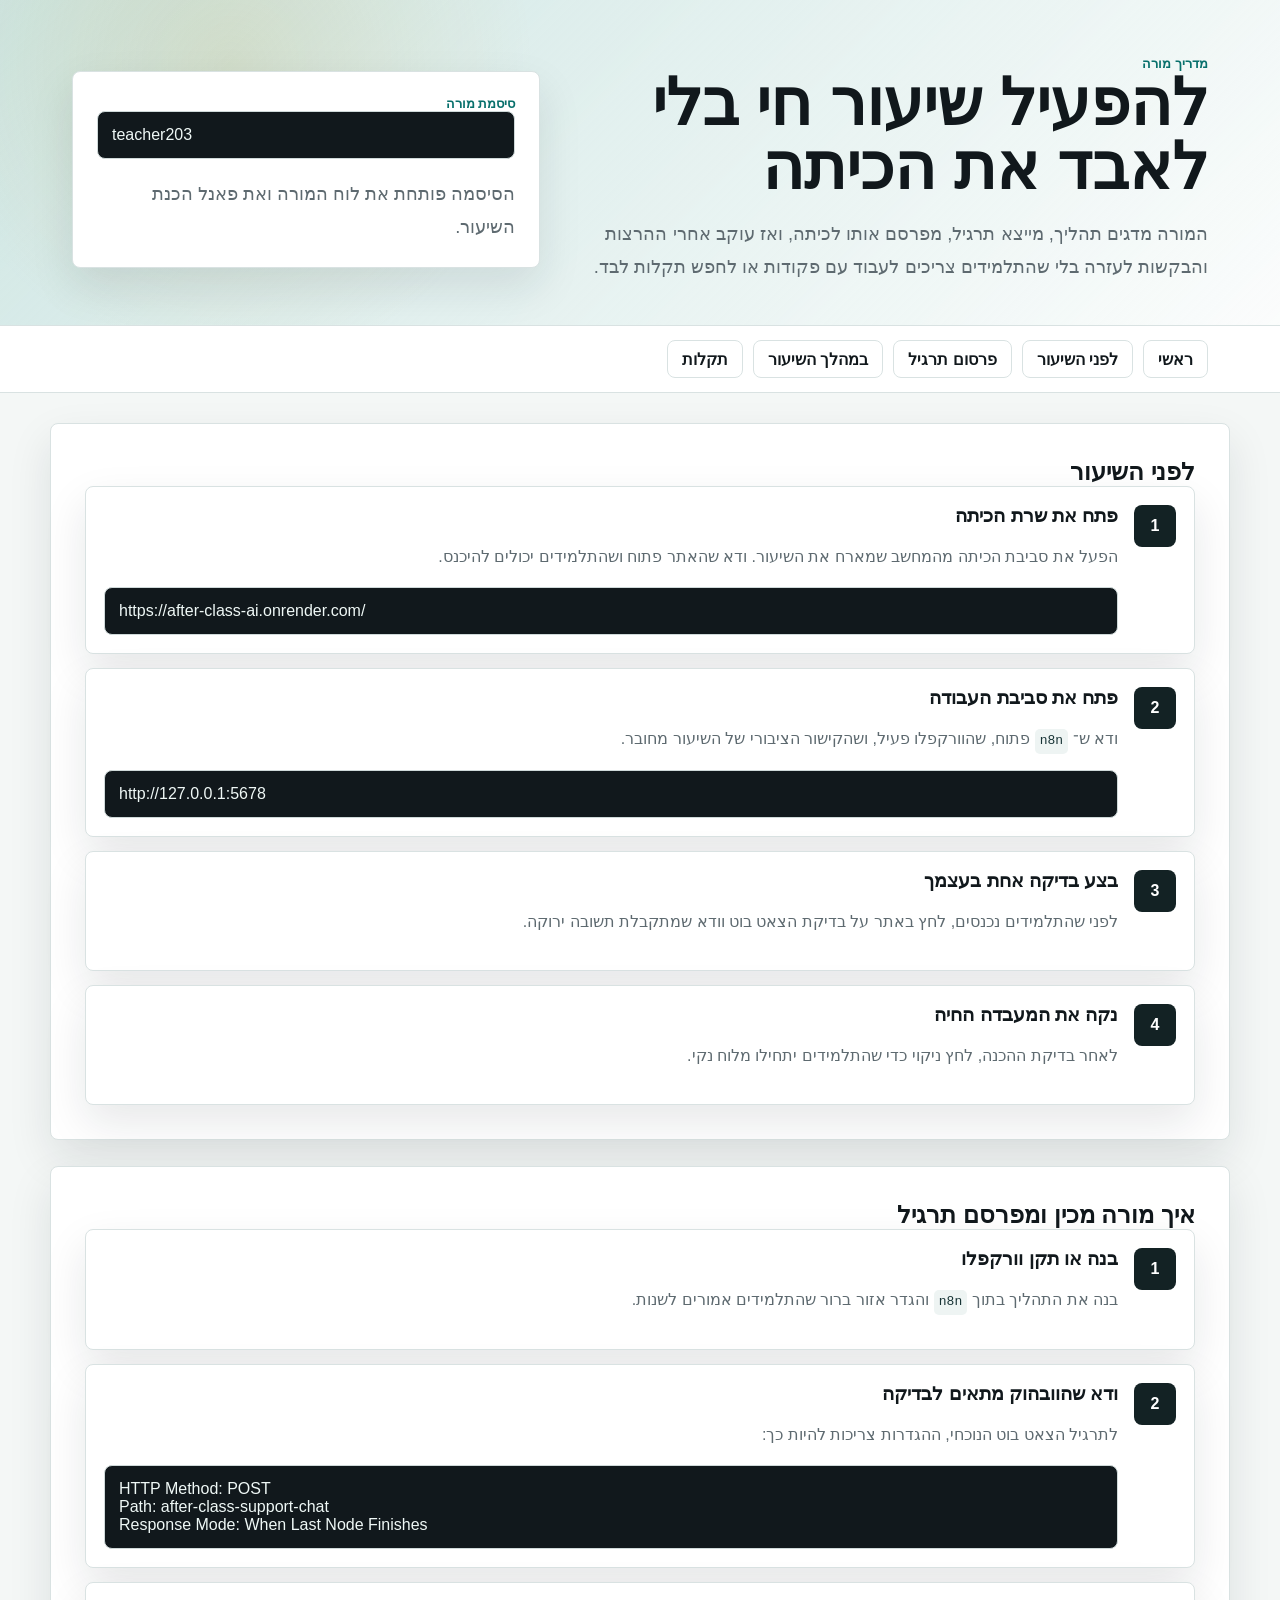
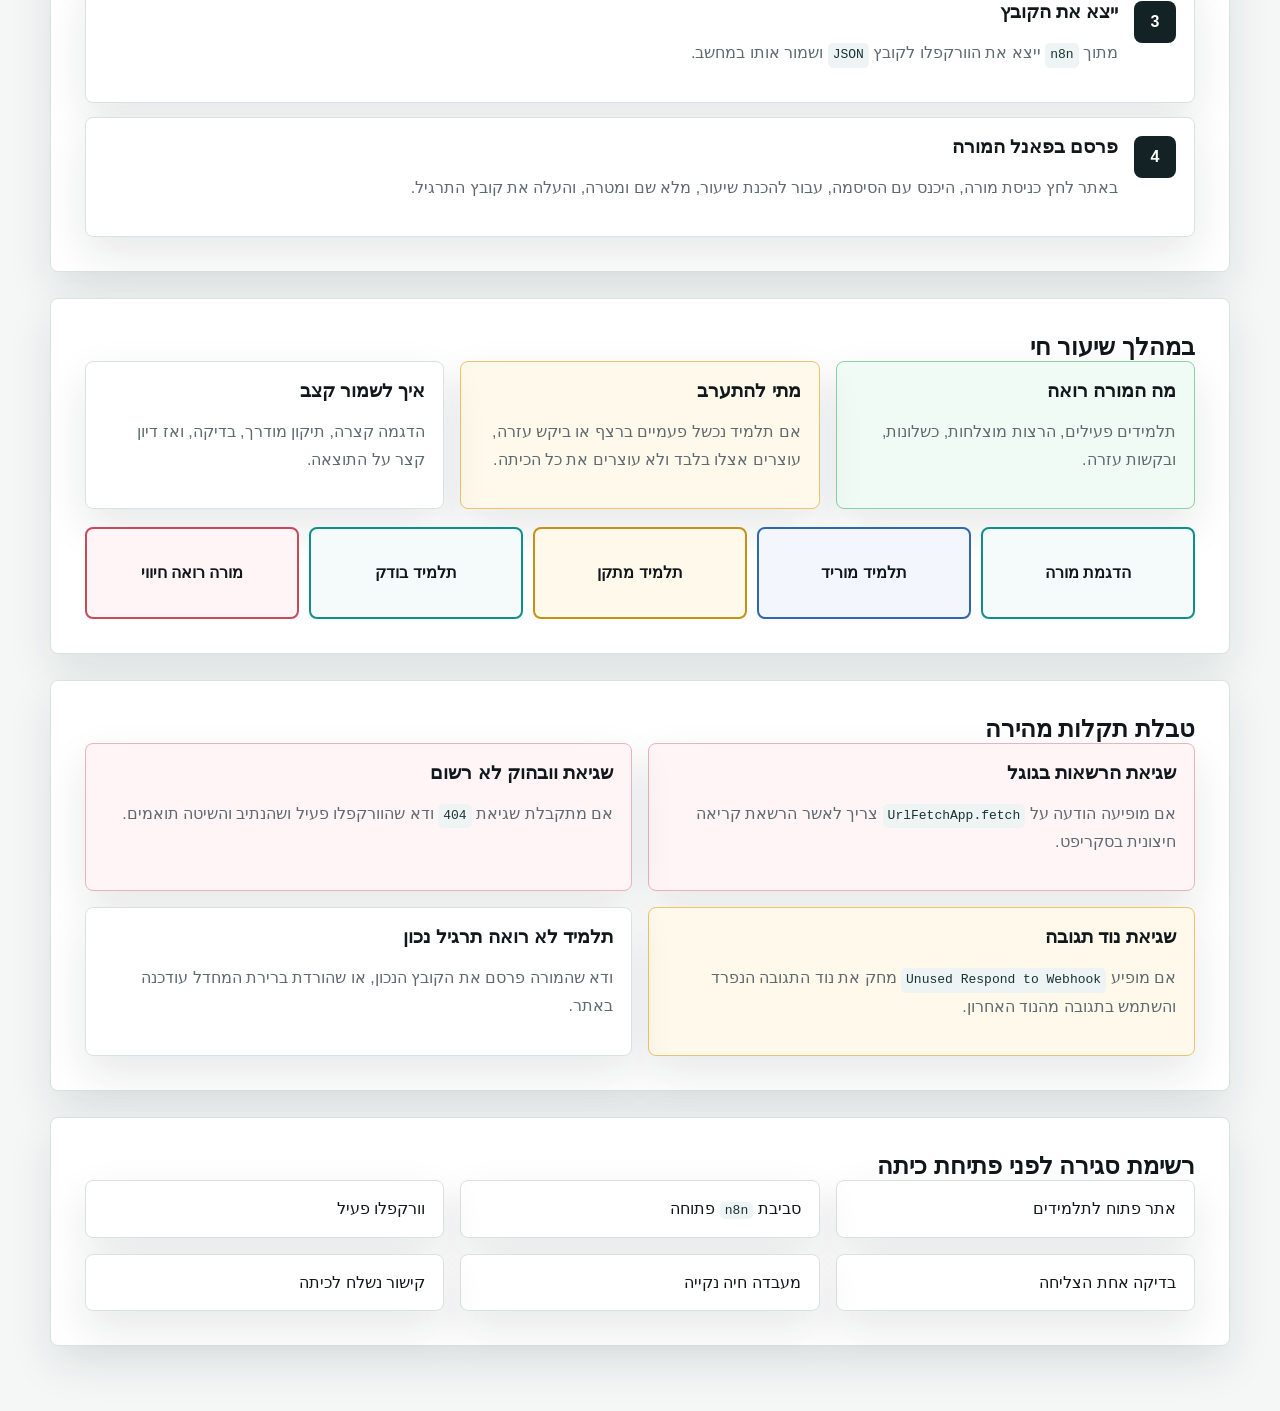
<file: docs/operation-html/teacher-guide.html>
<!doctype html>
<html lang="he" dir="rtl">
  <head>
    <meta charset="UTF-8" />
    <meta name="viewport" content="width=device-width, initial-scale=1.0" />
    <title>After Class AI - מדריך מורה</title>
    <link rel="stylesheet" href="styles.css" />
  </head>
  <body>
    <div class="shell">
      <header class="hero">
        <div>
          <div class="eyebrow">מדריך מורה</div>
          <h1>להפעיל שיעור חי בלי לאבד את הכיתה</h1>
          <p>
            המורה מדגים תהליך, מייצא תרגיל, מפרסם אותו לכיתה, ואז עוקב אחרי ההרצות והבקשות לעזרה
            בלי שהתלמידים צריכים לעבוד עם פקודות או לחפש תקלות לבד.
          </p>
        </div>
        <aside class="hero-card">
          <div class="tag">סיסמת מורה</div>
          <div class="codebox">teacher203</div>
          <p>הסיסמה פותחת את לוח המורה ואת פאנל הכנת השיעור.</p>
        </aside>
      </header>

      <nav class="nav">
        <a href="index.html">ראשי</a>
        <a href="#before">לפני השיעור</a>
        <a href="#publish">פרסום תרגיל</a>
        <a href="#live">במהלך השיעור</a>
        <a href="#errors">תקלות</a>
      </nav>

      <main class="content">
        <section class="panel" id="before">
          <h2>לפני השיעור</h2>
          <div class="steps">
            <article class="step">
              <div>
                <h3>פתח את שרת הכיתה</h3>
                <p>הפעל את סביבת הכיתה מהמחשב שמארח את השיעור. ודא שהאתר פתוח ושהתלמידים יכולים להיכנס.</p>
                <div class="codebox">https://after-class-ai.onrender.com/</div>
              </div>
            </article>
            <article class="step">
              <div>
                <h3>פתח את סביבת העבודה</h3>
                <p>
                  ודא ש־
                  <code>n8n</code>
                  פתוח, שהוורקפלו פעיל, ושהקישור הציבורי של השיעור מחובר.
                </p>
                <div class="codebox">http://127.0.0.1:5678</div>
              </div>
            </article>
            <article class="step">
              <div>
                <h3>בצע בדיקה אחת בעצמך</h3>
                <p>לפני שהתלמידים נכנסים, לחץ באתר על בדיקת הצאט בוט וודא שמתקבלת תשובה ירוקה.</p>
              </div>
            </article>
            <article class="step">
              <div>
                <h3>נקה את המעבדה החיה</h3>
                <p>לאחר בדיקת ההכנה, לחץ ניקוי כדי שהתלמידים יתחילו מלוח נקי.</p>
              </div>
            </article>
          </div>
        </section>

        <section class="panel" id="publish">
          <h2>איך מורה מכין ומפרסם תרגיל</h2>
          <div class="steps">
            <article class="step">
              <div>
                <h3>בנה או תקן וורקפלו</h3>
                <p>
                  בנה את התהליך בתוך
                  <code>n8n</code>
                  והגדר אזור ברור שהתלמידים אמורים לשנות.
                </p>
              </div>
            </article>
            <article class="step">
              <div>
                <h3>ודא שהוובהוק מתאים לבדיקה</h3>
                <p>לתרגיל הצאט בוט הנוכחי, ההגדרות צריכות להיות כך:</p>
                <div class="codebox">HTTP Method: POST
Path: after-class-support-chat
Response Mode: When Last Node Finishes</div>
              </div>
            </article>
            <article class="step">
              <div>
                <h3>ייצא את הקובץ</h3>
                <p>
                  מתוך
                  <code>n8n</code>
                  ייצא את הוורקפלו לקובץ
                  <code>JSON</code>
                  ושמור אותו במחשב.
                </p>
              </div>
            </article>
            <article class="step">
              <div>
                <h3>פרסם בפאנל המורה</h3>
                <p>
                  באתר לחץ כניסת מורה, היכנס עם הסיסמה, עבור להכנת שיעור, מלא שם ומטרה, והעלה את קובץ התרגיל.
                </p>
              </div>
            </article>
          </div>
        </section>

        <section class="panel" id="live">
          <h2>במהלך שיעור חי</h2>
          <div class="check-grid">
            <article class="check-card success">
              <h3>מה המורה רואה</h3>
              <p>תלמידים פעילים, הרצות מוצלחות, כשלונות, ובקשות עזרה.</p>
            </article>
            <article class="check-card warn">
              <h3>מתי להתערב</h3>
              <p>אם תלמיד נכשל פעמיים ברצף או ביקש עזרה, עוצרים אצלו בלבד ולא עוצרים את כל הכיתה.</p>
            </article>
            <article class="check-card">
              <h3>איך לשמור קצב</h3>
              <p>הדגמה קצרה, תיקון מודרך, בדיקה, ואז דיון קצר על התוצאה.</p>
            </article>
          </div>

          <div class="flow">
            <div class="flow-node">הדגמת מורה</div>
            <div class="flow-node blue">תלמיד מוריד</div>
            <div class="flow-node gold">תלמיד מתקן</div>
            <div class="flow-node">תלמיד בודק</div>
            <div class="flow-node red">מורה רואה חיווי</div>
          </div>
        </section>

        <section class="panel" id="errors">
          <h2>טבלת תקלות מהירה</h2>
          <div class="grid-2">
            <article class="mini-card danger">
              <h3>שגיאת הרשאות בגוגל</h3>
              <p>
                אם מופיעה הודעה על
                <code>UrlFetchApp.fetch</code>
                צריך לאשר הרשאת קריאה חיצונית בסקריפט.
              </p>
            </article>
            <article class="mini-card danger">
              <h3>שגיאת וובהוק לא רשום</h3>
              <p>
                אם מתקבלת שגיאת
                <code>404</code>
                ודא שהוורקפלו פעיל ושהנתיב והשיטה תואמים.
              </p>
            </article>
            <article class="mini-card warn">
              <h3>שגיאת נוד תגובה</h3>
              <p>
                אם מופיע
                <code>Unused Respond to Webhook</code>
                מחק את נוד התגובה הנפרד והשתמש בתגובה מהנוד האחרון.
              </p>
            </article>
            <article class="mini-card">
              <h3>תלמיד לא רואה תרגיל נכון</h3>
              <p>ודא שהמורה פרסם את הקובץ הנכון, או שהורדת ברירת המחדל עודכנה באתר.</p>
            </article>
          </div>
        </section>

        <section class="panel">
          <h2>רשימת סגירה לפני פתיחת כיתה</h2>
          <div class="check-grid">
            <article class="check-card">אתר פתוח לתלמידים</article>
            <article class="check-card">סביבת <code>n8n</code> פתוחה</article>
            <article class="check-card">וורקפלו פעיל</article>
            <article class="check-card">בדיקה אחת הצליחה</article>
            <article class="check-card">מעבדה חיה נקייה</article>
            <article class="check-card">קישור נשלח לכיתה</article>
          </div>
        </section>
      </main>
    </div>
  </body>
</html>
</file>
<file: styles.css>
:root {
  color-scheme: light;
  --ink: #152022;
  --muted: #5d696d;
  --line: #d8e0df;
  --surface: #f7f9f8;
  --panel: #ffffff;
  --accent: #0f8f88;
  --accent-dark: #086f70;
  --amber: #c47a12;
  --rose: #b84e64;
  --blue: #2f66b1;
  --shadow: 0 16px 40px rgba(19, 35, 38, 0.09);
  font-family: Arial, "Segoe UI", sans-serif;
}

* {
  box-sizing: border-box;
}

[hidden] {
  display: none !important;
}

body {
  margin: 0;
  min-height: 100vh;
  background: var(--surface);
  color: var(--ink);
}

.role-gate {
  position: fixed;
  inset: 0;
  z-index: 30;
  display: grid;
  place-items: center;
  padding: 24px;
  background:
    linear-gradient(135deg, rgba(15, 143, 136, 0.18), rgba(255, 255, 255, 0.86)),
    radial-gradient(circle at 16% 22%, rgba(196, 122, 18, 0.18), transparent 26%),
    #edf3f1;
}

.role-gate-inner {
  width: min(820px, 100%);
  padding: clamp(28px, 6vw, 56px);
  border: 1px solid var(--line);
  border-radius: 8px;
  background: #fff;
  box-shadow: 0 28px 80px rgba(18, 33, 36, 0.16);
  text-align: center;
}

.role-kicker {
  display: inline-flex;
  align-items: center;
  min-height: 52px;
  padding: 0 22px;
  border-radius: 8px;
  background: var(--ink);
  color: #fff;
  font-size: clamp(1.35rem, 3vw, 2.2rem);
  font-weight: 900;
}

.role-gate h1 {
  margin: 18px 0 0;
  font-size: clamp(2rem, 5vw, 4.4rem);
  line-height: 1;
}

.role-gate p {
  margin: 16px auto 0;
  max-width: 620px;
  color: var(--muted);
  font-size: 1.1rem;
  line-height: 1.8;
}

.role-actions {
  display: flex;
  justify-content: center;
  gap: 12px;
  flex-wrap: wrap;
  margin-top: 26px;
}

.role-choice {
  min-width: 180px;
  min-height: 50px;
}

body.role-selected .role-gate {
  display: none;
}

button,
input,
textarea {
  font: inherit;
}

button {
  cursor: pointer;
}

.app-shell {
  display: grid;
  grid-template-columns: 300px 1fr;
  min-height: 100vh;
}

.sidebar {
  display: flex;
  flex-direction: column;
  gap: 28px;
  padding: 28px 22px;
  background: #edf3f1;
  border-left: 1px solid var(--line);
}

.brand {
  display: flex;
  align-items: center;
  gap: 14px;
}

.brand-mark {
  display: grid;
  place-items: center;
  width: 48px;
  height: 48px;
  border-radius: 8px;
  background: var(--ink);
  color: #fff;
  font-weight: 800;
}

.brand h1,
.brand p,
.topbar h2,
.topbar p,
.panel h3,
.panel p {
  margin: 0;
}

.brand h1 {
  font-size: 1.1rem;
  letter-spacing: 0;
}

.brand p,
.panel p,
.metric-card small,
.eyebrow {
  color: var(--muted);
}

.nav-list {
  display: grid;
  gap: 10px;
}

.nav-item {
  display: flex;
  justify-content: space-between;
  align-items: center;
  min-height: 46px;
  padding: 10px 12px;
  border: 1px solid transparent;
  border-radius: 8px;
  background: transparent;
  color: var(--ink);
}

.nav-item.active {
  background: #fff;
  border-color: var(--line);
  box-shadow: 0 8px 24px rgba(18, 33, 36, 0.06);
}

.nav-item strong {
  font-size: 0.72rem;
  color: var(--accent-dark);
}

.side-panel {
  margin-top: auto;
  padding: 16px;
  border: 1px solid var(--line);
  border-radius: 8px;
  background: #fff;
}

.mini-label,
.eyebrow {
  font-size: 0.78rem;
  font-weight: 700;
}

.server-row {
  display: flex;
  align-items: center;
  gap: 8px;
  margin: 12px 0;
}

.status-dot {
  width: 10px;
  height: 10px;
  border-radius: 50%;
  background: #18a957;
  box-shadow: 0 0 0 0 rgba(24, 169, 87, 0.28);
  animation: status-pulse 2.2s ease-out infinite;
}

.side-actions,
.topbar-actions,
.run-controls,
.form-row {
  display: flex;
  gap: 10px;
}

.run-controls {
  flex-wrap: wrap;
}

.icon-btn,
.small-btn,
.ghost-btn,
.primary-btn,
.wide-btn,
.ghost-link {
  border: 1px solid var(--line);
  border-radius: 8px;
  background: #fff;
  color: var(--ink);
  min-height: 40px;
  padding: 0 14px;
  transition:
    transform 0.16s ease,
    border-color 0.16s ease,
    background 0.16s ease,
    box-shadow 0.16s ease,
    opacity 0.16s ease;
}

.ghost-link {
  display: inline-flex;
  align-items: center;
  justify-content: center;
  text-decoration: none;
}

.icon-btn {
  width: 40px;
  padding: 0;
}

.primary-btn,
.wide-btn {
  border-color: var(--accent);
  background: var(--accent);
  color: #fff;
  font-weight: 700;
}

.ghost-btn {
  background: transparent;
}

.icon-btn:hover,
.small-btn:hover,
.ghost-btn:hover,
.primary-btn:hover,
.wide-btn:hover,
.ghost-link:hover {
  transform: translateY(-1px);
  box-shadow: 0 8px 22px rgba(18, 33, 36, 0.11);
}

.primary-btn:hover,
.wide-btn:hover {
  background: var(--accent-dark);
}

.ghost-btn:hover,
.ghost-link:hover {
  border-color: var(--accent);
  background: #eef8f6;
  color: var(--accent-dark);
}

.icon-btn:active,
.small-btn:active,
.ghost-btn:active,
.primary-btn:active,
.wide-btn:active,
.ghost-link:active {
  transform: translateY(0) scale(0.98);
}

.icon-btn:focus-visible,
.small-btn:focus-visible,
.ghost-btn:focus-visible,
.primary-btn:focus-visible,
.wide-btn:focus-visible,
.ghost-link:focus-visible,
input:focus-visible,
textarea:focus-visible {
  outline: 3px solid rgba(15, 143, 136, 0.24);
  outline-offset: 2px;
}

.wide-btn {
  width: 100%;
  margin-top: 18px;
}

.wide-flat {
  width: 100%;
  margin-top: 10px;
}

.side-note {
  margin: 12px 0 0;
  color: var(--muted);
  font-size: 0.86rem;
  line-height: 1.5;
}

.workspace {
  padding: 30px;
  overflow: auto;
}

.topbar {
  display: flex;
  justify-content: space-between;
  gap: 20px;
  align-items: center;
  margin-bottom: 26px;
}

.topbar h2 {
  font-size: clamp(1.5rem, 3vw, 2.4rem);
  line-height: 1.1;
}

.view {
  display: none;
}

.view.active {
  display: block;
}

.metrics-grid {
  display: grid;
  grid-template-columns: repeat(4, minmax(0, 1fr));
  gap: 14px;
  margin-bottom: 18px;
}

.metric-card,
.panel,
.template-card {
  border: 1px solid var(--line);
  border-radius: 8px;
  background: var(--panel);
  box-shadow: var(--shadow);
}

.metric-card {
  display: grid;
  gap: 8px;
  min-height: 132px;
  padding: 18px;
}

.metric-card strong {
  font-size: 2.2rem;
}

.metric-card.warning strong {
  color: var(--amber);
}

.teacher-layout {
  display: grid;
  grid-template-columns: minmax(0, 1.4fr) minmax(320px, 0.7fr);
  gap: 18px;
}

.panel {
  padding: 20px;
}

.panel-header {
  display: flex;
  justify-content: space-between;
  gap: 14px;
  align-items: start;
  margin-bottom: 18px;
}

.feed-list {
  display: grid;
  gap: 10px;
  max-height: 440px;
  overflow: auto;
}

.feed-item {
  display: grid;
  grid-template-columns: auto 1fr auto;
  gap: 12px;
  align-items: center;
  padding: 12px;
  border: 1px solid var(--line);
  border-radius: 8px;
  background: #fbfcfc;
}

.feed-status {
  display: grid;
  place-items: center;
  width: 34px;
  height: 34px;
  border-radius: 8px;
  color: #fff;
  font-weight: 800;
}

.feed-status.ok {
  background: var(--accent);
}

.feed-status.help {
  background: var(--rose);
}

.feed-status.run {
  background: var(--blue);
}

.feed-item h4,
.exercise-box h4,
.template-card h3 {
  margin: 0 0 4px;
}

.feed-item p,
.exercise-box p,
.template-card p {
  margin: 0;
  color: var(--muted);
}

.feed-time {
  color: var(--muted);
  font-size: 0.82rem;
}

.exercise-box {
  display: flex;
  gap: 14px;
  padding: 16px;
  border-radius: 8px;
  background: #eef7f6;
}

.exercise-icon {
  display: grid;
  place-items: center;
  flex: 0 0 42px;
  height: 42px;
  border-radius: 8px;
  background: #fff;
}

.checklist {
  display: grid;
  gap: 12px;
  margin-top: 18px;
}

.checklist label {
  display: flex;
  gap: 8px;
  align-items: center;
}

.student-stage {
  display: grid;
  grid-template-columns: minmax(280px, 0.7fr) minmax(0, 1.3fr);
  gap: 18px;
}

.builder-grid {
  display: grid;
  grid-template-columns: minmax(320px, 0.9fr) minmax(0, 1.1fr);
  gap: 18px;
}

.builder-form {
  display: grid;
  gap: 14px;
}

.builder-form label {
  display: grid;
  gap: 7px;
  color: var(--ink);
  font-weight: 700;
}

.builder-form input,
.builder-form textarea,
.modal-card input {
  width: 100%;
  border: 1px solid var(--line);
  border-radius: 8px;
  background: #fff;
  color: var(--ink);
  padding: 10px 12px;
}

.builder-form textarea {
  min-height: 110px;
  resize: vertical;
  line-height: 1.6;
}

.button-row {
  display: flex;
  gap: 10px;
  flex-wrap: wrap;
}

.lesson-preview {
  display: grid;
  gap: 12px;
  padding: 18px;
  border: 1px solid var(--line);
  border-radius: 8px;
  background: #fbfcfc;
}

.lesson-preview h3,
.lesson-preview p {
  margin: 0;
}

.lesson-preview ol {
  margin: 4px 0 0;
  padding-inline-start: 22px;
  line-height: 1.8;
}

.join-panel {
  align-self: start;
}

.join-panel p {
  margin: 8px 0 18px;
}

.form-row input {
  min-width: 0;
  flex: 1;
  height: 42px;
  border: 1px solid var(--line);
  border-radius: 8px;
  padding: 0 12px;
}

.connection-note {
  margin: 12px 0 0;
  padding: 10px 12px;
  border-radius: 8px;
  background: #fff7e6;
  color: #725100;
  font-size: 0.9rem;
}

.connection-note.connected {
  background: #e7f6ec;
  color: #136b3a;
}

.connection-note.error {
  background: #ffe9e9;
  color: #9a1f1f;
}

.action-note {
  margin: 10px 0 0;
  min-height: 24px;
  color: var(--muted);
  font-size: 0.9rem;
}

.action-note.success {
  color: #136b3a;
  font-weight: 700;
}

.action-note.error {
  color: #9a1f1f;
  font-weight: 700;
}

.action-note.busy {
  color: #725100;
  font-weight: 700;
}

button[disabled] {
  cursor: wait;
  opacity: 0.62;
  transform: none !important;
  box-shadow: none !important;
}

button.is-busy::before {
  content: "";
  display: inline-block;
  width: 0.86em;
  height: 0.86em;
  margin-left: 8px;
  border: 2px solid currentColor;
  border-top-color: transparent;
  border-radius: 999px;
  vertical-align: -0.13em;
  animation: spin 0.78s linear infinite;
}

.result-box {
  margin-top: 14px;
  padding: 14px;
  min-height: 62px;
  border: 1px solid var(--line);
  border-radius: 8px;
  background: #fbfcfc;
  color: var(--muted);
  line-height: 1.6;
  white-space: pre-wrap;
}

.result-box.success {
  border-color: #8fd6aa;
  background: #f1fbf5;
  color: #124f2d;
}

.result-box.error {
  border-color: #efb0b0;
  background: #fff4f4;
  color: #8a1d1d;
}

.soft-cue {
  animation: soft-cue 0.42s ease-out;
}

.pill,
.template-tag {
  display: inline-flex;
  align-items: center;
  min-height: 28px;
  padding: 0 10px;
  border-radius: 999px;
  background: #e8f1f0;
  color: var(--accent-dark);
  font-weight: 700;
  font-size: 0.78rem;
}

.node-map {
  display: grid;
  grid-template-columns: 1fr 54px 1fr 54px 1fr;
  align-items: center;
  min-height: 220px;
  margin: 14px 0;
  position: relative;
}

.node {
  display: grid;
  place-items: center;
  min-height: 88px;
  border: 2px solid var(--accent);
  border-radius: 8px;
  background: #f5fbfa;
  font-weight: 800;
  text-align: center;
  transition:
    transform 0.2s ease,
    border-color 0.2s ease,
    background 0.2s ease,
    box-shadow 0.2s ease;
}

.node.ai {
  border-color: var(--blue);
  background: #f3f7fd;
}

.node.sheet {
  border-color: #28945f;
  background: #f3fbf6;
}

.connector {
  height: 2px;
  background: var(--line);
  position: relative;
  overflow: hidden;
}

.node-map.is-running .node {
  animation: workflow-node 1.35s ease-in-out infinite;
}

.node-map.is-running .node.ai {
  animation-delay: 0.2s;
}

.node-map.is-running .node.sheet {
  animation-delay: 0.4s;
}

.node-map.is-running .connector::after {
  content: "";
  position: absolute;
  inset: 0;
  background: linear-gradient(90deg, transparent, var(--accent), transparent);
  animation: workflow-flow 0.95s linear infinite;
}

.node-map.run-success .node {
  border-color: #19a05f;
  background: #ecfbf2;
  box-shadow: 0 0 0 4px rgba(25, 160, 95, 0.12);
}

.node-map.run-error .node {
  border-color: var(--rose);
  background: #fff3f5;
  box-shadow: 0 0 0 4px rgba(184, 78, 100, 0.12);
}

.template-grid {
  display: grid;
  grid-template-columns: repeat(3, minmax(0, 1fr));
  gap: 16px;
}

.modal {
  position: fixed;
  inset: 0;
  display: grid;
  place-items: center;
  padding: 20px;
  background: rgba(12, 22, 24, 0.42);
  z-index: 70;
}

.modal-card {
  display: grid;
  gap: 14px;
  width: min(440px, 100%);
  padding: 22px;
  border: 1px solid var(--line);
  border-radius: 8px;
  background: #fff;
  box-shadow: 0 24px 70px rgba(0, 0, 0, 0.22);
}

.modal-card h3,
.modal-card p {
  margin: 0;
}

.modal-card p {
  color: var(--muted);
  line-height: 1.6;
}

.toast {
  position: fixed;
  left: 24px;
  bottom: 24px;
  z-index: 40;
  display: grid;
  grid-template-columns: auto 1fr;
  gap: 12px;
  align-items: center;
  width: min(420px, calc(100% - 36px));
  padding: 14px 16px;
  border: 1px solid #8fd6aa;
  border-radius: 8px;
  background: #f1fbf5;
  color: #124f2d;
  box-shadow: 0 18px 48px rgba(18, 33, 36, 0.18);
}

.toast.show {
  animation: toast-in 0.28s ease-out;
}

.toast-mark {
  display: grid;
  place-items: center;
  width: 42px;
  height: 42px;
  border-radius: 8px;
  background: var(--accent);
  color: #fff;
  font-weight: 900;
}

.toast strong,
.toast p {
  margin: 0;
}

.toast p {
  margin-top: 3px;
  line-height: 1.5;
}

@keyframes toast-in {
  from {
    opacity: 0;
    transform: translateY(12px);
  }

  to {
    opacity: 1;
    transform: translateY(0);
  }
}

@keyframes spin {
  to {
    transform: rotate(360deg);
  }
}

@keyframes soft-cue {
  from {
    transform: translateY(2px);
    filter: brightness(0.98);
  }

  to {
    transform: translateY(0);
    filter: brightness(1);
  }
}

@keyframes status-pulse {
  0% {
    box-shadow: 0 0 0 0 rgba(24, 169, 87, 0.28);
  }

  70% {
    box-shadow: 0 0 0 8px rgba(24, 169, 87, 0);
  }

  100% {
    box-shadow: 0 0 0 0 rgba(24, 169, 87, 0);
  }
}

@keyframes workflow-node {
  0%,
  100% {
    transform: translateY(0);
    box-shadow: none;
  }

  45% {
    transform: translateY(-3px);
    box-shadow: 0 10px 26px rgba(18, 33, 36, 0.12);
  }
}

@keyframes workflow-flow {
  from {
    transform: translateX(100%);
  }

  to {
    transform: translateX(-100%);
  }
}

@keyframes workflow-flow-y {
  from {
    transform: translateY(-100%);
  }

  to {
    transform: translateY(100%);
  }
}

.template-card {
  display: grid;
  gap: 12px;
  padding: 20px;
  min-height: 220px;
}

.template-card .small-btn {
  justify-self: start;
  align-self: end;
}

@media (max-width: 980px) {
  .app-shell {
    grid-template-columns: 1fr;
  }

  .sidebar {
    position: static;
  }

  .metrics-grid,
  .teacher-layout,
  .student-stage,
  .builder-grid,
  .template-grid {
    grid-template-columns: 1fr;
  }

  .topbar {
    align-items: stretch;
    flex-direction: column;
  }
}

@media (max-width: 640px) {
  .workspace,
  .sidebar {
    padding: 18px;
  }

  .topbar-actions,
  .form-row,
  .run-controls {
    flex-direction: column;
  }

  .node-map {
    grid-template-columns: 1fr;
    gap: 10px;
  }

  .connector {
    width: 2px;
    height: 26px;
    justify-self: center;
  }

  .node-map.is-running .connector::after {
    background: linear-gradient(180deg, transparent, var(--accent), transparent);
    animation-name: workflow-flow-y;
  }
}
</file>
<file: teacher-pitch/pitch.css>
:root {
  --black: #101010;
  --graphite: #222426;
  --red: #d40000;
  --deep-red: #8b0000;
  --gold: #d6a21e;
  --cream: #fff8e7;
  --paper: #fbfbf8;
  --ink: #171717;
  --muted: #616161;
  --line: #ded8c9;
  --green: #128a47;
  --blue: #1f5fbf;
  --shadow: 0 24px 70px rgba(20, 20, 20, 0.14);
  font-family: Arial, "Segoe UI", sans-serif;
}

* {
  box-sizing: border-box;
}

html {
  scroll-behavior: smooth;
}

body {
  margin: 0;
  background: var(--paper);
  color: var(--ink);
}

a {
  color: inherit;
  text-decoration: none;
}

.deck-header {
  position: sticky;
  top: 0;
  z-index: 20;
  display: flex;
  align-items: center;
  justify-content: space-between;
  gap: 18px;
  min-height: 68px;
  padding: 0 28px;
  border-bottom: 1px solid rgba(214, 162, 30, 0.28);
  background: rgba(16, 16, 16, 0.94);
  color: #fff;
  backdrop-filter: blur(14px);
}

.brand {
  display: inline-flex;
  align-items: center;
  gap: 10px;
  font-weight: 800;
}

.brand-mark {
  display: grid;
  place-items: center;
  width: 38px;
  height: 38px;
  border: 1px solid var(--gold);
  border-radius: 8px;
  color: var(--gold);
}

.deck-header nav {
  display: flex;
  gap: 18px;
  color: #eee;
  font-size: 0.92rem;
}

.print-btn,
.primary,
.secondary {
  display: inline-flex;
  align-items: center;
  justify-content: center;
  min-height: 42px;
  padding: 0 18px;
  border-radius: 8px;
  border: 1px solid var(--gold);
  font-weight: 800;
}

.print-btn {
  background: transparent;
  color: #fff;
  cursor: pointer;
}

.primary {
  background: var(--red);
  border-color: var(--red);
  color: #fff;
}

.secondary {
  background: #fff;
  color: var(--black);
}

.slide {
  width: min(1180px, calc(100% - 40px));
  margin: 0 auto;
  padding: 84px 0;
}

.hero {
  display: grid;
  grid-template-columns: minmax(0, 1fr) minmax(360px, 0.9fr);
  align-items: center;
  gap: 50px;
  min-height: calc(100vh - 68px);
}

.hero-media {
  position: relative;
  min-height: 560px;
  border-radius: 8px;
  overflow: hidden;
  background:
    linear-gradient(135deg, rgba(212, 0, 0, 0.92), rgba(16, 16, 16, 0.95)),
    radial-gradient(circle at 20% 20%, rgba(214, 162, 30, 0.34), transparent 32%);
  box-shadow: var(--shadow);
}

.hero-media::before {
  content: "";
  position: absolute;
  inset: 32px;
  border: 1px solid rgba(214, 162, 30, 0.45);
  border-radius: 8px;
}

.screen {
  position: absolute;
  right: 54px;
  left: 54px;
  top: 90px;
  padding: 18px;
  border: 1px solid rgba(255, 255, 255, 0.26);
  border-radius: 8px;
  background: rgba(255, 255, 255, 0.94);
  box-shadow: 0 26px 80px rgba(0, 0, 0, 0.28);
}

.screen-top {
  display: flex;
  gap: 6px;
  margin-bottom: 18px;
}

.screen-top span {
  width: 10px;
  height: 10px;
  border-radius: 50%;
  background: var(--red);
}

.screen-top span:nth-child(2) {
  background: var(--gold);
}

.screen-top span:nth-child(3) {
  background: var(--green);
}

.live-title {
  color: var(--black);
  font-size: 1.4rem;
  font-weight: 900;
}

.metric-row {
  display: grid;
  grid-template-columns: repeat(3, 1fr);
  gap: 10px;
  margin: 20px 0;
}

.metric-row div {
  padding: 14px;
  border-radius: 8px;
  background: var(--black);
  color: #fff;
}

.metric-row strong {
  display: block;
  color: var(--gold);
  font-size: 1.6rem;
}

.metric-row small {
  color: #ddd;
}

.event {
  margin-top: 10px;
  padding: 12px;
  border-radius: 8px;
  background: #f6f6f6;
  border-right: 5px solid var(--blue);
}

.event.ok {
  border-color: var(--green);
}

.event.warn {
  border-color: var(--red);
}

.orbit {
  position: absolute;
  border: 1px solid rgba(214, 162, 30, 0.5);
  border-radius: 50%;
}

.orbit.one {
  width: 260px;
  height: 260px;
  left: -70px;
  bottom: -70px;
}

.orbit.two {
  width: 160px;
  height: 160px;
  right: -50px;
  top: -50px;
}

.eyebrow {
  margin: 0 0 10px;
  color: var(--deep-red);
  font-size: 0.86rem;
  font-weight: 900;
}

.hero h1,
.section-title h2,
.final h2 {
  margin: 0;
  letter-spacing: 0;
  line-height: 1.04;
}

.hero h1 {
  font-size: clamp(3rem, 8vw, 6.8rem);
}

.lede {
  margin: 22px 0;
  color: var(--muted);
  font-size: 1.35rem;
  line-height: 1.65;
}

.hero-actions {
  display: flex;
  gap: 12px;
  flex-wrap: wrap;
}

.section-title {
  max-width: 860px;
  margin-bottom: 32px;
}

.section-title h2 {
  font-size: clamp(2rem, 4.5vw, 3.8rem);
}

.intro-band {
  width: 100%;
  max-width: none;
  padding-right: max(20px, calc((100vw - 1180px) / 2));
  padding-left: max(20px, calc((100vw - 1180px) / 2));
  background: var(--black);
  color: #fff;
}

.intro-band .eyebrow {
  color: var(--gold);
}

.statement-grid,
.feature-grid,
.objection-grid,
.ready-grid,
.cost-grid,
.pilot-board {
  display: grid;
  gap: 16px;
}

.statement-grid {
  grid-template-columns: repeat(3, 1fr);
}

.statement-grid article {
  padding: 22px;
  border: 1px solid rgba(214, 162, 30, 0.4);
  border-radius: 8px;
  background: rgba(255, 255, 255, 0.05);
}

.statement-grid strong {
  color: var(--gold);
  font-size: 1.15rem;
}

.statement-grid p,
.feature-grid p,
.objection-grid p,
.cost-grid p,
.pilot-card p,
.ready-grid span {
  color: var(--muted);
  line-height: 1.65;
}

.intro-band .statement-grid p {
  color: #ddd;
}

.problem-layout {
  display: grid;
  grid-template-columns: minmax(0, 1.1fr) minmax(320px, 0.7fr);
  gap: 24px;
}

.pain-list {
  display: grid;
  gap: 14px;
}

.pain-item {
  display: grid;
  grid-template-columns: 58px 1fr;
  gap: 16px;
  padding: 18px;
  border: 1px solid var(--line);
  border-radius: 8px;
  background: #fff;
}

.pain-item span {
  display: grid;
  place-items: center;
  width: 48px;
  height: 48px;
  border-radius: 8px;
  background: var(--red);
  color: #fff;
  font-weight: 900;
}

.pain-item h3,
.pain-item p,
.quote-panel h3,
.quote-panel p,
.feature-grid h3,
.feature-grid p,
.objection-grid h3,
.objection-grid p,
.cost-grid h3,
.cost-grid p,
.pilot-card h3,
.pilot-card p {
  margin: 0;
}

.pain-item p {
  color: var(--muted);
  line-height: 1.6;
}

.quote-panel,
.diagram-card,
.feature-grid article,
.objection-grid article,
.cost-grid article,
.pilot-card,
.ready-grid article,
.final-card {
  border: 1px solid var(--line);
  border-radius: 8px;
  background: #fff;
  box-shadow: var(--shadow);
}

.quote-panel {
  padding: 28px;
  background: var(--cream);
}

.quote-panel h3 {
  font-size: 1.6rem;
}

.quote-panel p {
  margin-top: 14px;
  color: var(--graphite);
  font-size: 1.12rem;
  line-height: 1.8;
}

.diagram-card {
  padding: 24px;
  margin-bottom: 18px;
}

.flow {
  display: grid;
  grid-template-columns: 1fr 46px 1fr 46px 1fr 46px 1fr;
  align-items: center;
}

.flow-node {
  display: grid;
  place-items: center;
  min-height: 118px;
  padding: 18px;
  border-radius: 8px;
  text-align: center;
  color: #fff;
  font-size: 1.15rem;
  font-weight: 900;
}

.flow-node small {
  margin-top: 4px;
  color: rgba(255, 255, 255, 0.82);
  font-weight: 700;
}

.flow-node.teacher {
  background: var(--red);
}

.flow-node.sheet {
  background: var(--gold);
  color: var(--black);
}

.flow-node.sheet small {
  color: rgba(0, 0, 0, 0.72);
}

.flow-node.n8n {
  background: var(--black);
}

.flow-node.student {
  background: var(--blue);
}

.arrow {
  height: 3px;
  background: var(--line);
  position: relative;
}

.arrow::before {
  content: "";
  position: absolute;
  left: 0;
  top: -5px;
  width: 0;
  height: 0;
  border-top: 7px solid transparent;
  border-bottom: 7px solid transparent;
  border-right: 10px solid var(--line);
}

.feature-grid {
  grid-template-columns: repeat(4, 1fr);
}

.feature-grid article,
.objection-grid article,
.cost-grid article,
.pilot-card,
.ready-grid article {
  padding: 22px;
}

.timeline {
  position: relative;
  display: grid;
  gap: 18px;
  margin: 0;
  padding: 0;
  list-style: none;
}

.timeline li {
  display: grid;
  grid-template-columns: 64px 1fr;
  gap: 18px;
  align-items: start;
  padding: 20px;
  border-radius: 8px;
  background: #fff;
  border: 1px solid var(--line);
}

.timeline span {
  display: grid;
  place-items: center;
  width: 54px;
  height: 54px;
  border-radius: 8px;
  background: var(--black);
  color: var(--gold);
  font-size: 1.4rem;
  font-weight: 900;
}

.timeline h3,
.timeline p {
  margin: 0;
}

.timeline p {
  margin-top: 6px;
  color: var(--muted);
  line-height: 1.6;
}

.compare {
  width: 100%;
  max-width: none;
  padding-right: max(20px, calc((100vw - 1180px) / 2));
  padding-left: max(20px, calc((100vw - 1180px) / 2));
  background: #f0ece2;
}

.compare-grid {
  display: grid;
  grid-template-columns: 1fr 1fr;
  gap: 20px;
}

.compare-grid article {
  padding: 26px;
  border-radius: 8px;
}

.before {
  background: #fff;
  border: 1px solid #ddd;
}

.after {
  background: var(--black);
  color: #fff;
  border: 1px solid var(--gold);
}

.compare-grid h3 {
  margin-top: 0;
  font-size: 1.5rem;
}

.compare-grid li {
  margin: 12px 0;
  line-height: 1.55;
}

.architecture {
  display: grid;
  gap: 12px;
}

.layer {
  display: grid;
  grid-template-columns: 220px 1fr;
  gap: 18px;
  align-items: center;
  padding: 20px;
  border-radius: 8px;
  background: #fff;
  border: 1px solid var(--line);
}

.layer h3,
.layer p {
  margin: 0;
}

.layer h3 {
  color: var(--deep-red);
}

.layer p {
  color: var(--muted);
}

.objection-grid {
  grid-template-columns: repeat(3, 1fr);
}

.objection-grid article {
  border-top: 5px solid var(--red);
}

.cost-grid {
  grid-template-columns: repeat(3, 1fr);
}

.cost-icon {
  display: grid;
  place-items: center;
  width: 48px;
  height: 48px;
  margin-bottom: 14px;
  border-radius: 8px;
  background: var(--black);
  color: var(--gold);
  font-size: 1.5rem;
  font-weight: 900;
}

.pilot-board {
  grid-template-columns: repeat(4, 1fr);
}

.pilot-card {
  min-height: 190px;
}

.ready-grid {
  grid-template-columns: repeat(3, 1fr);
}

.ready-grid article {
  display: grid;
  gap: 8px;
}

.ready-grid strong {
  font-size: 1.18rem;
}

.final {
  display: grid;
  min-height: 78vh;
  place-items: center;
}

.final-card {
  max-width: 860px;
  padding: 42px;
  text-align: center;
  background:
    linear-gradient(180deg, rgba(255, 255, 255, 0.96), rgba(255, 248, 231, 0.96));
}

.final-card h2 {
  font-size: clamp(2.4rem, 5vw, 4.4rem);
}

.final-card p {
  color: var(--muted);
  font-size: 1.18rem;
  line-height: 1.7;
}

.ask-list {
  display: flex;
  justify-content: center;
  flex-wrap: wrap;
  gap: 10px;
  margin: 22px 0;
}

.ask-list span {
  padding: 10px 12px;
  border: 1px solid var(--line);
  border-radius: 999px;
  background: #fff;
}

@media (max-width: 980px) {
  .deck-header {
    position: static;
    flex-wrap: wrap;
    padding: 14px 18px;
  }

  .deck-header nav {
    order: 3;
    width: 100%;
    overflow: auto;
    padding-bottom: 4px;
  }

  .hero,
  .problem-layout,
  .compare-grid,
  .statement-grid,
  .feature-grid,
  .objection-grid,
  .cost-grid,
  .pilot-board,
  .ready-grid {
    grid-template-columns: 1fr;
  }

  .hero {
    min-height: auto;
  }

  .flow {
    grid-template-columns: 1fr;
    gap: 10px;
  }

  .arrow {
    width: 3px;
    height: 34px;
    justify-self: center;
  }

  .arrow::before {
    left: -5px;
    top: auto;
    bottom: 0;
    border-right: 7px solid transparent;
    border-left: 7px solid transparent;
    border-top: 10px solid var(--line);
    border-bottom: 0;
  }

  .layer {
    grid-template-columns: 1fr;
  }
}

@media (max-width: 640px) {
  .slide {
    width: min(100% - 28px, 1180px);
    padding: 56px 0;
  }

  .hero-media {
    min-height: 430px;
  }

  .screen {
    right: 22px;
    left: 22px;
    top: 60px;
  }

  .metric-row {
    grid-template-columns: 1fr;
  }
}

@media print {
  .deck-header {
    position: static;
  }

  .print-btn {
    display: none;
  }

  .slide {
    page-break-after: always;
    padding: 32px 0;
  }
}
</file>
<file: docs/operation-html/styles.css>
:root {
  color-scheme: light;
  --ink: #11181c;
  --muted: #5e6a70;
  --line: #d9e2e2;
  --paper: #ffffff;
  --wash: #f4f7f6;
  --deep: #132224;
  --accent: #0f8f88;
  --accent-dark: #08706c;
  --gold: #c99018;
  --red: #c9485b;
  --blue: #2d67b2;
  --green: #168a45;
  --shadow: 0 18px 44px rgba(18, 34, 36, 0.1);
  font-family: Arial, "Segoe UI", sans-serif;
}

* {
  box-sizing: border-box;
}

html {
  scroll-behavior: smooth;
}

body {
  margin: 0;
  background: var(--wash);
  color: var(--ink);
  direction: rtl;
}

a {
  color: inherit;
}

.shell {
  min-height: 100vh;
}

.hero {
  display: grid;
  grid-template-columns: minmax(0, 1.15fr) minmax(320px, 0.85fr);
  gap: 34px;
  align-items: center;
  padding: 56px min(6vw, 72px) 42px;
  background:
    linear-gradient(135deg, rgba(15, 143, 136, 0.14), rgba(255, 255, 255, 0.78)),
    radial-gradient(circle at 18% 20%, rgba(201, 144, 24, 0.18), transparent 28%),
    #edf4f2;
  border-bottom: 1px solid var(--line);
}

.hero h1 {
  margin: 0;
  max-width: 860px;
  font-size: clamp(2.2rem, 5vw, 5rem);
  line-height: 1;
  letter-spacing: 0;
}

.hero p {
  margin: 18px 0 0;
  max-width: 780px;
  color: var(--muted);
  font-size: 1.15rem;
  line-height: 1.8;
}

.eyebrow,
.tag {
  font-size: 0.82rem;
  font-weight: 800;
  color: var(--accent-dark);
}

.hero-card,
.panel,
.step,
.route-card,
.check-card,
.mini-card {
  border: 1px solid var(--line);
  border-radius: 8px;
  background: var(--paper);
  box-shadow: var(--shadow);
}

.hero-card {
  padding: 24px;
}

.status-grid {
  display: grid;
  gap: 10px;
  margin-top: 18px;
}

.status-row {
  display: grid;
  grid-template-columns: auto 1fr;
  gap: 10px;
  align-items: start;
  padding: 12px;
  border-radius: 8px;
  background: #f7fbfa;
}

.dot {
  width: 12px;
  height: 12px;
  margin-top: 5px;
  border-radius: 999px;
  background: var(--green);
  box-shadow: 0 0 0 5px rgba(22, 138, 69, 0.12);
}

.nav {
  position: sticky;
  top: 0;
  z-index: 2;
  display: flex;
  gap: 10px;
  flex-wrap: wrap;
  padding: 14px min(6vw, 72px);
  border-bottom: 1px solid var(--line);
  background: rgba(255, 255, 255, 0.94);
  backdrop-filter: blur(12px);
}

.nav a {
  display: inline-flex;
  align-items: center;
  min-height: 38px;
  padding: 0 14px;
  border: 1px solid var(--line);
  border-radius: 8px;
  background: #fff;
  color: var(--ink);
  text-decoration: none;
  font-weight: 700;
}

.content {
  display: grid;
  gap: 26px;
  width: min(1180px, calc(100% - 36px));
  margin: 30px auto 70px;
}

.panel {
  padding: clamp(20px, 4vw, 34px);
}

.panel h2,
.panel h3,
.step h3,
.route-card h3,
.check-card h3 {
  margin: 0;
}

.panel > p,
.step p,
.route-card p,
.check-card p,
.mini-card p {
  color: var(--muted);
  line-height: 1.75;
}

.grid-2,
.grid-3,
.route-grid,
.check-grid {
  display: grid;
  gap: 16px;
}

.grid-2 {
  grid-template-columns: repeat(2, minmax(0, 1fr));
}

.grid-3,
.check-grid {
  grid-template-columns: repeat(3, minmax(0, 1fr));
}

.route-grid {
  grid-template-columns: repeat(2, minmax(0, 1fr));
}

.route-card,
.check-card,
.mini-card {
  padding: 18px;
}

.route-card {
  min-height: 220px;
}

.route-card .big {
  display: block;
  margin-bottom: 12px;
  font-size: 2rem;
  font-weight: 900;
  color: var(--accent-dark);
}

.button-link {
  display: inline-flex;
  align-items: center;
  justify-content: center;
  min-height: 44px;
  margin-top: 14px;
  padding: 0 18px;
  border-radius: 8px;
  background: var(--accent);
  color: #fff;
  font-weight: 800;
  text-decoration: none;
}

.button-link.secondary {
  background: var(--deep);
}

.steps {
  display: grid;
  gap: 14px;
  counter-reset: step;
}

.step {
  display: grid;
  grid-template-columns: auto 1fr;
  gap: 16px;
  padding: 18px;
}

.step::before {
  counter-increment: step;
  content: counter(step);
  display: grid;
  place-items: center;
  width: 42px;
  height: 42px;
  border-radius: 8px;
  background: var(--deep);
  color: #fff;
  font-weight: 900;
}

.flow {
  display: grid;
  grid-template-columns: repeat(5, minmax(120px, 1fr));
  gap: 10px;
  align-items: stretch;
  margin-top: 18px;
}

.flow-node {
  display: grid;
  place-items: center;
  min-height: 92px;
  padding: 14px;
  border: 2px solid var(--accent);
  border-radius: 8px;
  background: #f5fbfa;
  text-align: center;
  font-weight: 900;
}

.flow-node.blue {
  border-color: var(--blue);
  background: #f3f7fd;
}

.flow-node.gold {
  border-color: var(--gold);
  background: #fff9eb;
}

.flow-node.red {
  border-color: var(--red);
  background: #fff5f6;
}

.codebox {
  direction: ltr;
  text-align: left;
  white-space: pre-wrap;
  padding: 14px;
  border: 1px solid #cfd9d9;
  border-radius: 8px;
  background: #11181c;
  color: #eff8f6;
  overflow: auto;
}

code,
.latin {
  direction: ltr;
  unicode-bidi: isolate;
  display: inline-block;
  padding: 1px 5px;
  border-radius: 5px;
  background: #eef4f3;
  color: #173335;
}

.warn {
  border-color: #f0c36a;
  background: #fff9eb;
}

.success {
  border-color: #8ad1a5;
  background: #f1fbf5;
}

.danger {
  border-color: #efb1bb;
  background: #fff4f6;
}

.print-note {
  margin-top: 22px;
  padding: 14px;
  border-radius: 8px;
  background: #edf4f2;
  color: var(--muted);
  line-height: 1.7;
}

@media (max-width: 900px) {
  .hero,
  .grid-2,
  .grid-3,
  .route-grid,
  .check-grid,
  .flow {
    grid-template-columns: 1fr;
  }

  .hero {
    padding: 38px 18px 28px;
  }

  .nav {
    padding: 12px 18px;
  }
}

@media print {
  .nav {
    position: static;
  }

  .hero,
  .panel,
  .step,
  .route-card,
  .check-card {
    box-shadow: none;
  }
}
</file>
